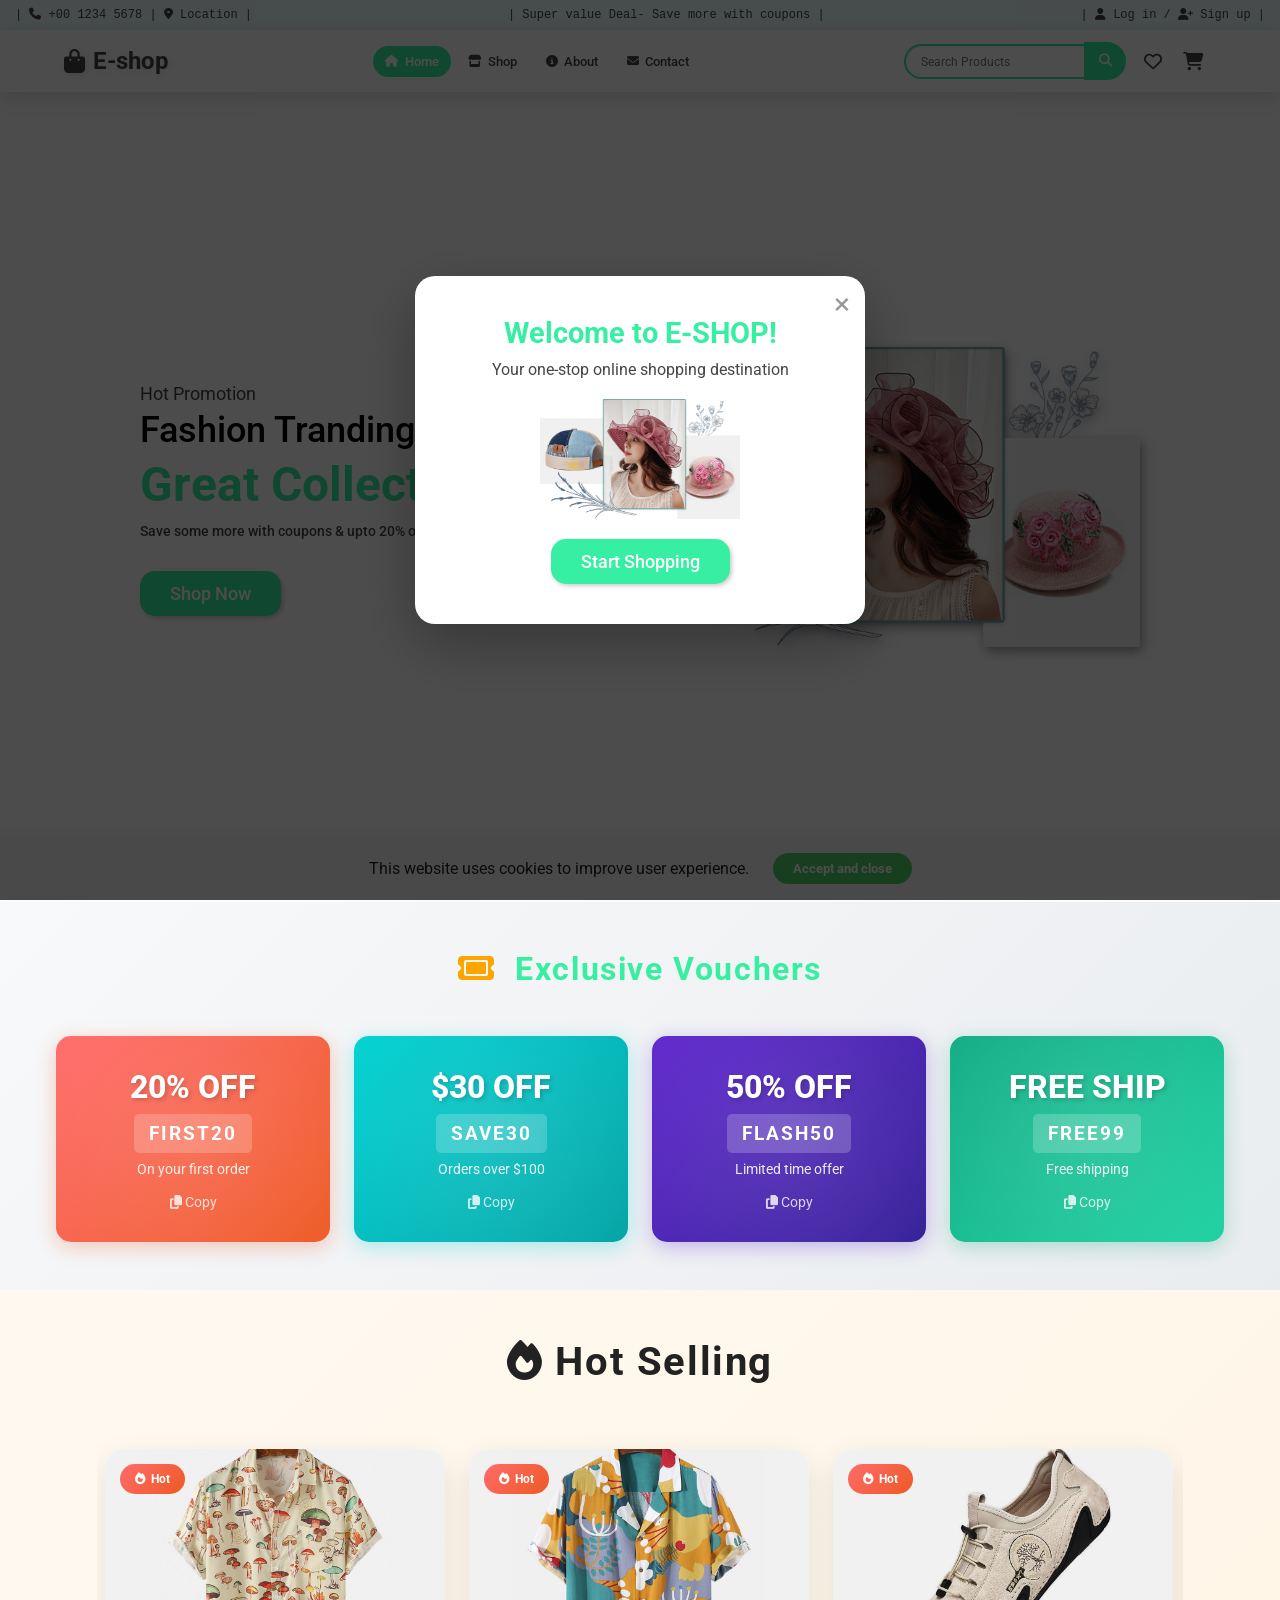
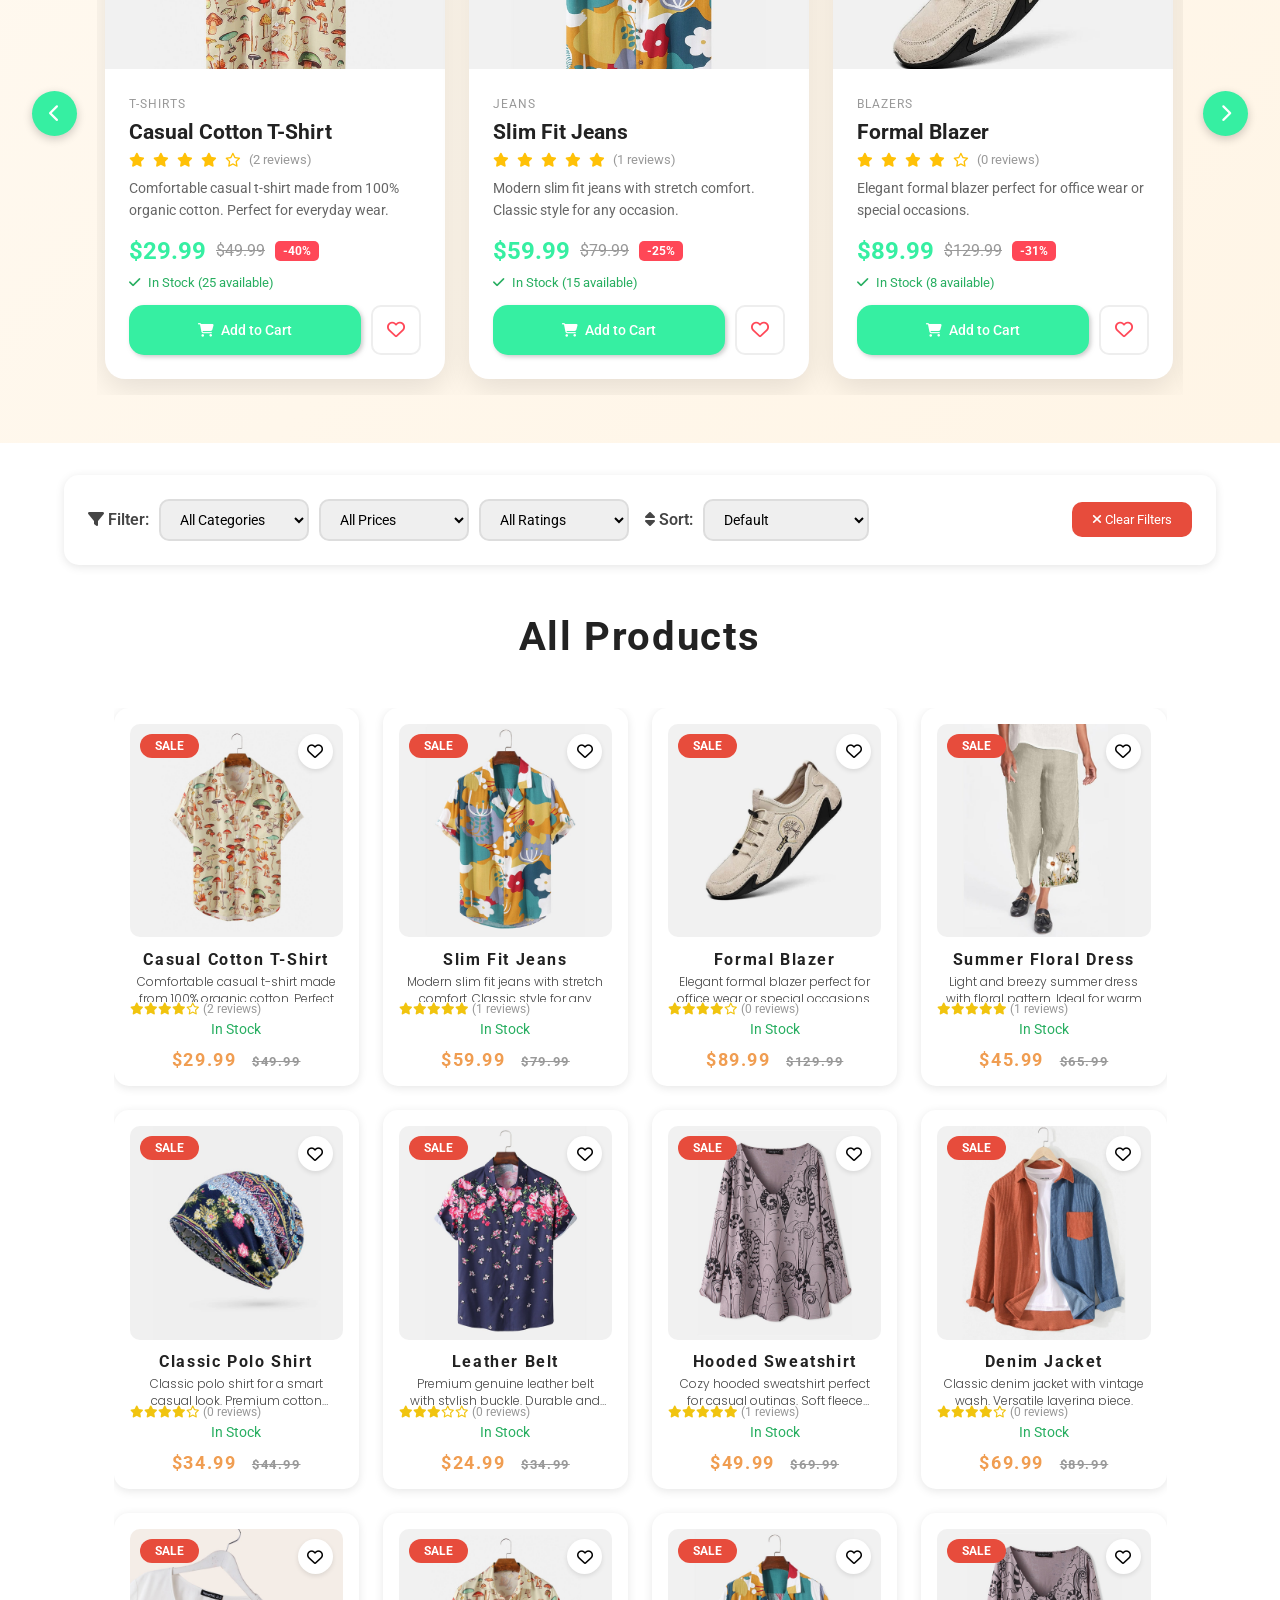
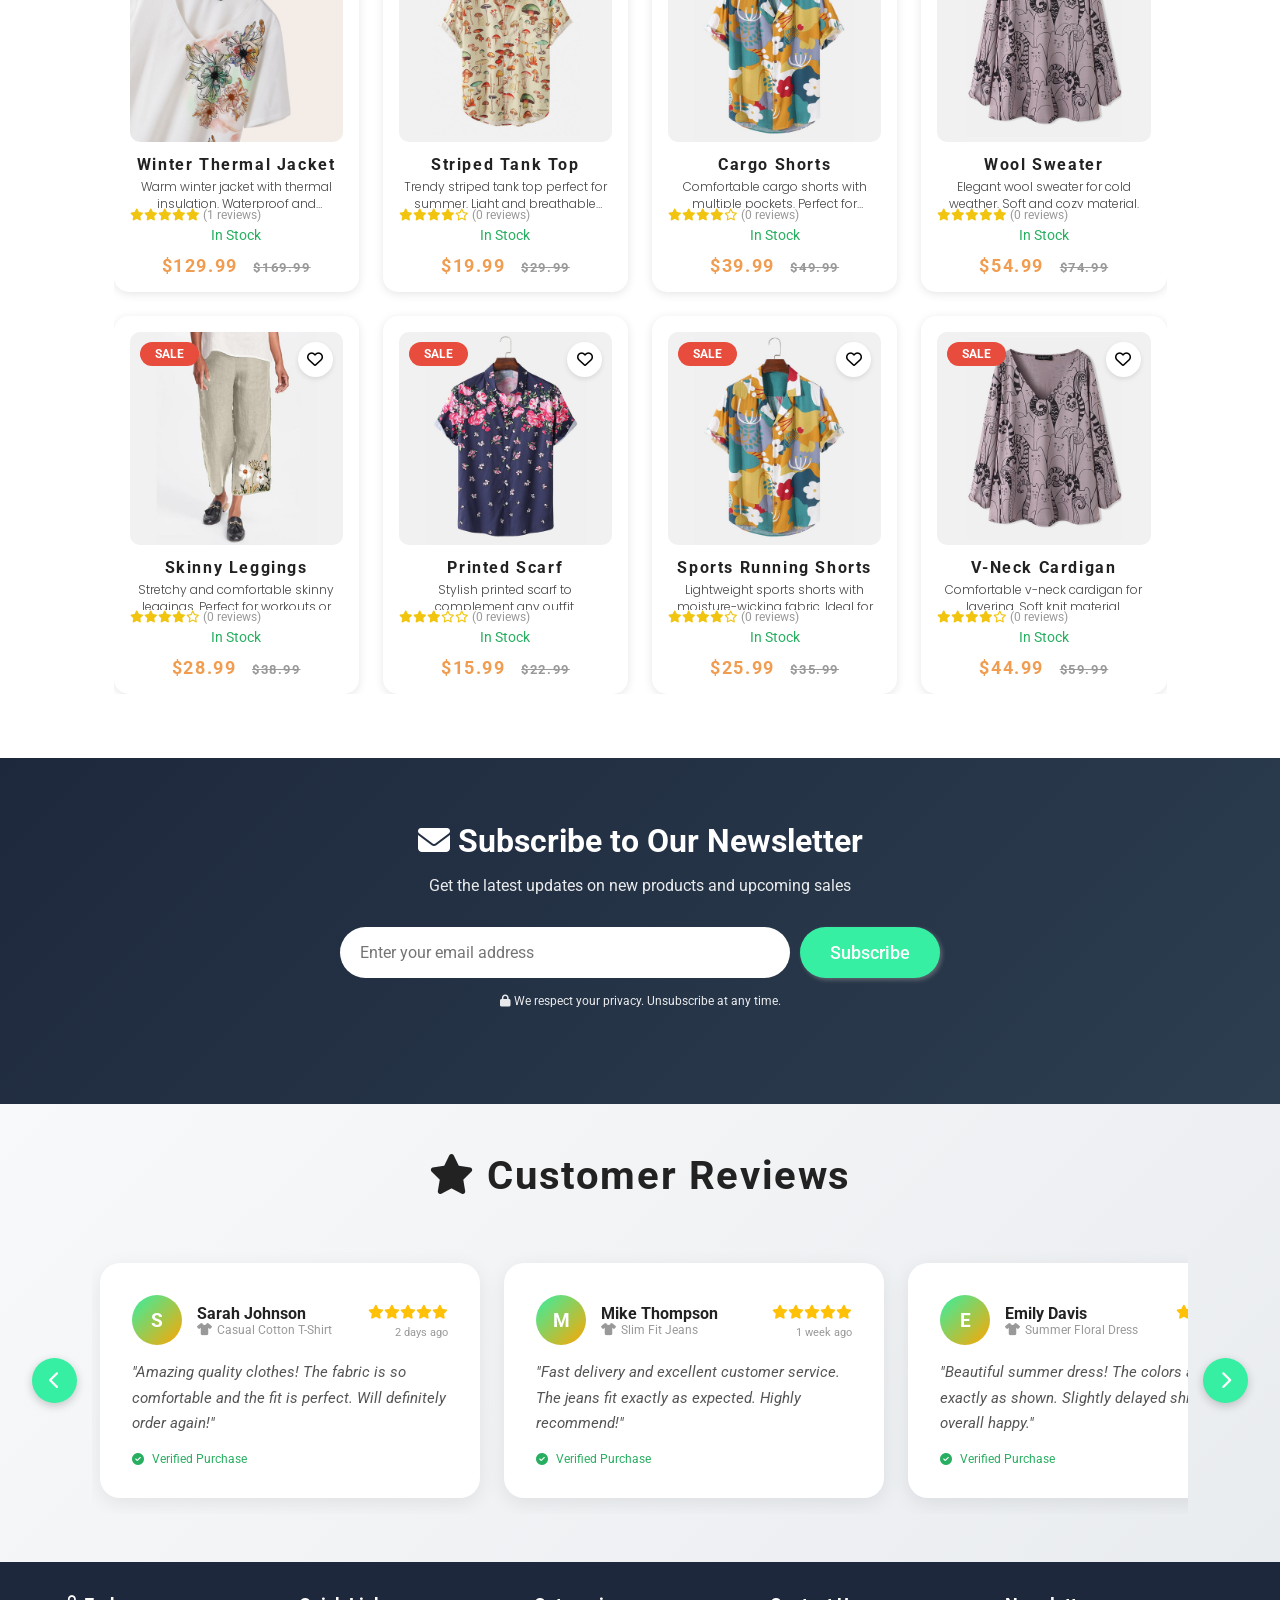
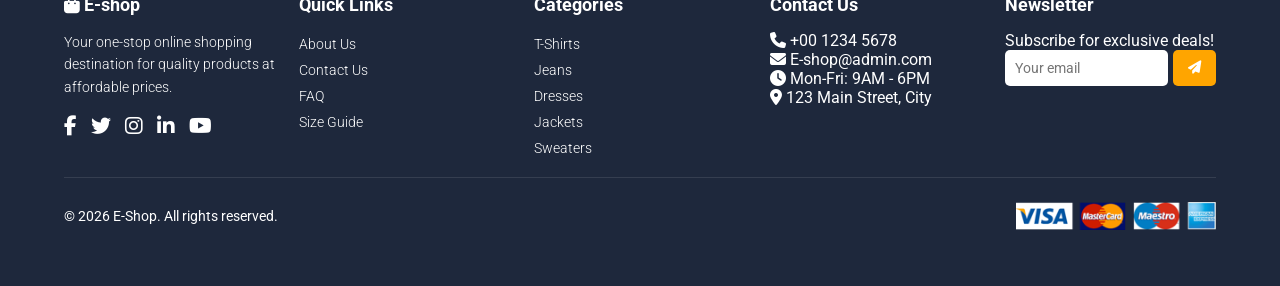
<file: index.html>
<!DOCTYPE html>
<html lang="en">

<head>
    <meta charset="UTF-8" />
    <meta name="viewport" content="width=device-width, initial-scale=1.0" />
    <title>E-SHOP - Your Online Store</title>
    <link rel="stylesheet" href="style.css" />
    <link rel="stylesheet" href="https://cdnjs.cloudflare.com/ajax/libs/font-awesome/6.7.2/css/all.min.css"
        integrity="sha512-Evv84Mr4kqVGRNSgIGL/F/aIDqQb7xQ2vcrdIwxfjThSH8CSR7PBEakCr51Ck+w+/U6swU2Im1vVX0SVk9ABhg=="
        crossorigin="anonymous" referrerpolicy="no-referrer" />
    <link rel="icon" type="image/x-icon" href="https://logomakr.com/wp-content/uploads/2025/04/logo-maker-image.png" />
    <link rel="apple-touch-icon" sizes="180x180"
        href="https://logomakr.com/wp-content/uploads/2025/04/logo-maker-image.png" />
</head>

<body>

    <!-- Loader -->
    <div class="loader" id="loader">
        <div class="loader-content">
            <div class="spinner"></div>
            <h2><i class="fa-solid fa-bag-shopping"></i> E-SHOP</h2>
            <p>Loading...</p>
        </div>
    </div>

    <!-- Popup Overlay -->
    <div class="popup-overlay" id="popup-overlay">
        <div class="popup-content">
            <button class="popup-close" onclick="closePopup()">&times;</button>
            <h2>Welcome to E-SHOP!</h2>
            <p>Your one-stop online shopping destination</p>
            <img src="img/home-img.png" alt="Welcome">
            <button class="btn popup-btn" onclick="closePopup()">Start Shopping</button>
        </div>
    </div>

    <div class="top" id="top"></div>

    <nav id="navbar"></nav>

    <div class="sidebar-overlay" id="sidebar-overlay"></div>
    <aside id="menu"></aside>

    <div class="home-banner">
        <div class="texts">
            <h3>Hot Promotion</h3>
            <h2>Fashion Tranding</h2>
            <h1>Great Collection</h1>
            <p>Save some more with coupons & upto 20% off</p>
            <button id="shop-now-btn" class="btn">Shop Now</button>
        </div>
        <div class="img-div">
            <img src="img/home-img.png" alt="home image" />
        </div>
    </div>

    <!-- Voucher Section -->
    <section class="voucher-section">
        <div class="section-title">
            <h2><i class="fa-solid fa-ticket"></i> Exclusive Vouchers</h2>
        </div>
        <div class="voucher-container">
            <div class="voucher-card" onclick="copyVoucher('FIRST20')">
                <div class="voucher-value">20% OFF</div>
                <div class="voucher-code">FIRST20</div>
                <div class="voucher-desc">On your first order</div>
                <span class="voucher-copy"><i class="fa-solid fa-copy"></i> Copy</span>
            </div>
            <div class="voucher-card" onclick="copyVoucher('SAVE30')">
                <div class="voucher-value">$30 OFF</div>
                <div class="voucher-code">SAVE30</div>
                <div class="voucher-desc">Orders over $100</div>
                <span class="voucher-copy"><i class="fa-solid fa-copy"></i> Copy</span>
            </div>
            <div class="voucher-card" onclick="copyVoucher('FLASH50')">
                <div class="voucher-value">50% OFF</div>
                <div class="voucher-code">FLASH50</div>
                <div class="voucher-desc">Limited time offer</div>
                <span class="voucher-copy"><i class="fa-solid fa-copy"></i> Copy</span>
            </div>
            <div class="voucher-card" onclick="copyVoucher('FREE99')">
                <div class="voucher-value">FREE SHIP</div>
                <div class="voucher-code">FREE99</div>
                <div class="voucher-desc">Free shipping</div>
                <span class="voucher-copy"><i class="fa-solid fa-copy"></i> Copy</span>
            </div>
        </div>
    </section>

    <!-- Hot Selling Product Section -->
    <section class="hot-selling-section">
        <div class="section-title">
            <h2><i class="fa-solid fa-fire"></i> Hot Selling</h2>
        </div>
        <div class="hot-selling-wrapper">
            <button class="scroll-btn scroll-left" onclick="scrollHotSelling(-1)"><i class="fa-solid fa-chevron-left"></i></button>
            <div class="hot-selling-scroll" id="hot-selling-scroll">
                <!-- Hot selling products will be loaded here -->
            </div>
            <button class="scroll-btn scroll-right" onclick="scrollHotSelling(1)"><i class="fa-solid fa-chevron-right"></i></button>
        </div>
    </section>

    <!-- Filter and Sort Section -->
    <section class="filter-section">
        <div class="filter-container">
            <div class="filter-group">
                <label><i class="fa-solid fa-filter"></i> Filter:</label>
                <select id="category-filter" onchange="applyFilters()">
                    <option value="all">All Categories</option>
                    <option value="tshirts">T-Shirts</option>
                    <option value="jeans">Jeans</option>
                    <option value="dresses">Dresses</option>
                    <option value="blazers">Blazers</option>
                    <option value="jackets">Jackets</option>
                    <option value="sweaters">Sweaters</option>
                    <option value="sweatshirts">Sweatshirts</option>
                    <option value="shorts">Shorts</option>
                    <option value="tops">Tops</option>
                    <option value="bottoms">Bottoms</option>
                    <option value="accessories">Accessories</option>
                </select>
                <select id="price-filter" onchange="applyFilters()">
                    <option value="all">All Prices</option>
                    <option value="0-30">Under $30</option>
                    <option value="30-60">$30 - $60</option>
                    <option value="60-100">$60 - $100</option>
                    <option value="100-999">$100+</option>
                </select>
                <select id="rating-filter" onchange="applyFilters()">
                    <option value="0">All Ratings</option>
                    <option value="4">4+ Stars</option>
                    <option value="3">3+ Stars</option>
                </select>
            </div>
            <div class="sort-group">
                <label><i class="fa-solid fa-sort"></i> Sort:</label>
                <select id="sort-select" onchange="applyFilters()">
                    <option value="default">Default</option>
                    <option value="price-low">Price: Low to High</option>
                    <option value="price-high">Price: High to Low</option>
                    <option value="name">Name: A-Z</option>
                    <option value="rating">Highest Rated</option>
                    <option value="newest">Newest</option>
                </select>
            </div>
            <button class="btn-clear" onclick="clearFilters()"><i class="fa-solid fa-times"></i> Clear Filters</button>
        </div>
    </section>

    <!-- Products Section -->
    <section class="products" id="products">
        <div class="section-title">
            <h2>All Products</h2>
        </div>
        <div class="products-center" id="product"></div>
    </section>

    <!-- Recently Viewed Section -->
    <section class="recently-viewed" id="recently-viewed" style="display:none;">
    </section>

    <!-- Newsletter Section -->
    <section class="newsletter-section">
        <div class="newsletter-container">
            <h2><i class="fa-solid fa-envelope"></i> Subscribe to Our Newsletter</h2>
            <p>Get the latest updates on new products and upcoming sales</p>
            <form class="newsletter-form" onsubmit="subscribeNewsletter(event)">
                <input type="email" id="newsletter-email" placeholder="Enter your email address" required>
                <button type="submit" class="btn">Subscribe</button>
            </form>
            <p class="newsletter-note"><i class="fa-solid fa-lock"></i> We respect your privacy. Unsubscribe at any time.</p>
        </div>
    </section>

    <!-- Customer Reviews Section -->
    <section class="reviews-section">
        <div class="section-title">
            <h2><i class="fa-solid fa-star"></i> Customer Reviews</h2>
        </div>
        <div class="reviews-wrapper">
            <button class="review-scroll-btn review-scroll-left" onclick="scrollReviews(-1)"><i class="fa-solid fa-chevron-left"></i></button>
            <div class="reviews-scroll" id="reviews-scroll">
                <!-- Reviews will be loaded here -->
            </div>
            <button class="review-scroll-btn review-scroll-right" onclick="scrollReviews(1)"><i class="fa-solid fa-chevron-right"></i></button>
        </div>
    </section>

    <!-- Cookie Consent Bar -->
    <div class="cookie-bar">
        <span>This website uses cookies to improve user experience.</span>
        <button class="accept-btn">Accept and close</button>
    </div>

    <footer id="footer"></footer>

    <script src="product.js"></script>
    <script src="script.js"></script>
    <script>
        function applyFilters() {
            let filtered = [...productItemsData];
            
            const category = document.getElementById('category-filter').value;
            const price = document.getElementById('price-filter').value;
            const rating = parseInt(document.getElementById('rating-filter').value);
            const sort = document.getElementById('sort-select').value;
            
            if (category !== 'all') {
                filtered = filtered.filter(p => p.category === category);
            }
            
            if (price !== 'all') {
                const [min, max] = price.split('-').map(Number);
                filtered = filtered.filter(p => p.price >= min && p.price <= max);
            }
            
            if (rating > 0) {
                filtered = filtered.filter(p => p.rating >= rating);
            }
            
            generateProduct(filtered, sort);
        }
        
        function clearFilters() {
            document.getElementById('category-filter').value = 'all';
            document.getElementById('price-filter').value = 'all';
            document.getElementById('rating-filter').value = '0';
            document.getElementById('sort-select').value = 'default';
            generateProduct();
        }
        
        function subscribeNewsletter(e) {
            e.preventDefault();
            const email = document.getElementById('newsletter-email').value;
            let subscribers = JSON.parse(localStorage.getItem('subscribers')) || [];
            if (!subscribers.includes(email)) {
                subscribers.push(email);
                localStorage.setItem('subscribers', JSON.stringify(subscribers));
                showNotification('Thank you for subscribing!');
                document.getElementById('newsletter-email').value = '';
            } else {
                showNotification('You are already subscribed!');
            }
        }
        
        function copyVoucher(code) {
            navigator.clipboard.writeText(code).then(() => {
                showNotification('Voucher code ' + code + ' copied!');
            }).catch(() => {
                showNotification('Failed to copy!');
            });
        }
        
        function renderHotSelling() {
            const hotProducts = productItemsData.slice(0, 6);
            const container = document.getElementById('hot-selling-scroll');
            if (container) {
                container.innerHTML = hotProducts.map(product => createHotSellingCard(product)).join('');
            }
        }
        
        function createHotSellingCard(product) {
            const discount = product.oldPrice ? Math.round((1 - product.price / product.oldPrice) * 100) : 0;
            return `
                <div class="hot-selling-card">
                    <div class="hot-badge"><i class="fa-solid fa-fire"></i> Hot</div>
                    <div class="hot-product-image">
                        <img src="${product.image}" alt="${product.name}">
                    </div>
                    <div class="hot-product-details">
                        <span class="hot-category">${product.categoryDisplay || product.category}</span>
                        <h3>${product.name}</h3>
                        <div class="hot-rating">
                            ${getStars(product.rating)}
                            <span>(${product.reviews.length} reviews)</span>
                        </div>
                        <p class="hot-description">${product.description}</p>
                        <div class="hot-price">
                            <span class="current">$${product.price.toFixed(2)}</span>
                            ${product.oldPrice ? '<span class="old">$' + product.oldPrice.toFixed(2) + '</span>' : ''}
                            ${discount > 0 ? '<span class="discount">-' + discount + '%</span>' : ''}
                        </div>
                        <div class="hot-stock">
                            <i class="fa-solid fa-check"></i> In Stock (${product.stock} available)
                        </div>
                        <div class="hot-actions">
                            <button class="btn" onclick="addToCart(${product.id})"><i class="fas fa-shopping-cart"></i> Add to Cart</button>
                            <button class="btn-wishlist" onclick="toggleFavorite(${product.id})">
                                <i class="${isInFavorites(product.id) ? 'fas' : 'far'} fa-heart"></i>
                            </button>
                        </div>
                    </div>
                </div>
            `;
        }
        
        function scrollHotSelling(direction) {
            const container = document.getElementById('hot-selling-scroll');
            if (container) {
                const scrollAmount = 360;
                container.scrollBy({
                    left: direction * scrollAmount,
                    behavior: 'smooth'
                });
            }
        }
        
        function scrollReviews(direction) {
            const container = document.getElementById('reviews-scroll');
            if (container) {
                const scrollAmount = 400;
                container.scrollBy({
                    left: direction * scrollAmount,
                    behavior: 'smooth'
                });
            }
        }
        
        function renderCustomerReviews() {
            const reviews = [
                { name: "Sarah Johnson", avatar: "S", rating: 5, text: "Amazing quality clothes! The fabric is so comfortable and the fit is perfect. Will definitely order again!", date: "2 days ago", product: "Casual Cotton T-Shirt" },
                { name: "Mike Thompson", avatar: "M", rating: 5, text: "Fast delivery and excellent customer service. The jeans fit exactly as expected. Highly recommend!", date: "1 week ago", product: "Slim Fit Jeans" },
                { name: "Emily Davis", avatar: "E", rating: 4, text: "Beautiful summer dress! The colors are exactly as shown. Slightly delayed shipping but overall happy.", date: "2 weeks ago", product: "Summer Floral Dress" },
                { name: "James Wilson", avatar: "J", rating: 5, text: "Best online clothing store I've found. Great prices for premium quality. The blazer is stunning!", date: "3 weeks ago", product: "Formal Blazer" },
                { name: "Lisa Anderson", avatar: "L", rating: 5, text: "Love my new hoodie! Super cozy and warm. Perfect for autumn weather. Great purchase!", date: "1 month ago", product: "Hooded Sweatshirt" },
                { name: "David Martinez", avatar: "D", rating: 4, text: "Good quality denim jacket. Delivery was quick and the packaging was secure. Satisfied customer!", date: "1 month ago", product: "Denim Jacket" }
            ];
            
            const container = document.getElementById('reviews-scroll');
            if (container) {
                container.innerHTML = reviews.map(review => `
                    <div class="review-card">
                        <div class="review-header">
                            <div class="review-avatar">${review.avatar}</div>
                            <div class="review-info">
                                <h4>${review.name}</h4>
                                <span class="review-product"><i class="fa-solid fa-shirt"></i> ${review.product}</span>
                            </div>
                            <div class="review-meta">
                                <div class="review-stars">${getStars(review.rating)}</div>
                                <span class="review-date">${review.date}</span>
                            </div>
                        </div>
                        <p class="review-text">"${review.text}"</p>
                        <div class="review-verified"><i class="fa-solid fa-check-circle"></i> Verified Purchase</div>
                    </div>
                `).join('');
            }
        }
        
        document.addEventListener('DOMContentLoaded', function() {
            renderHotSelling();
            renderCustomerReviews();
        });
    </script>
</body>

</html>
</file>
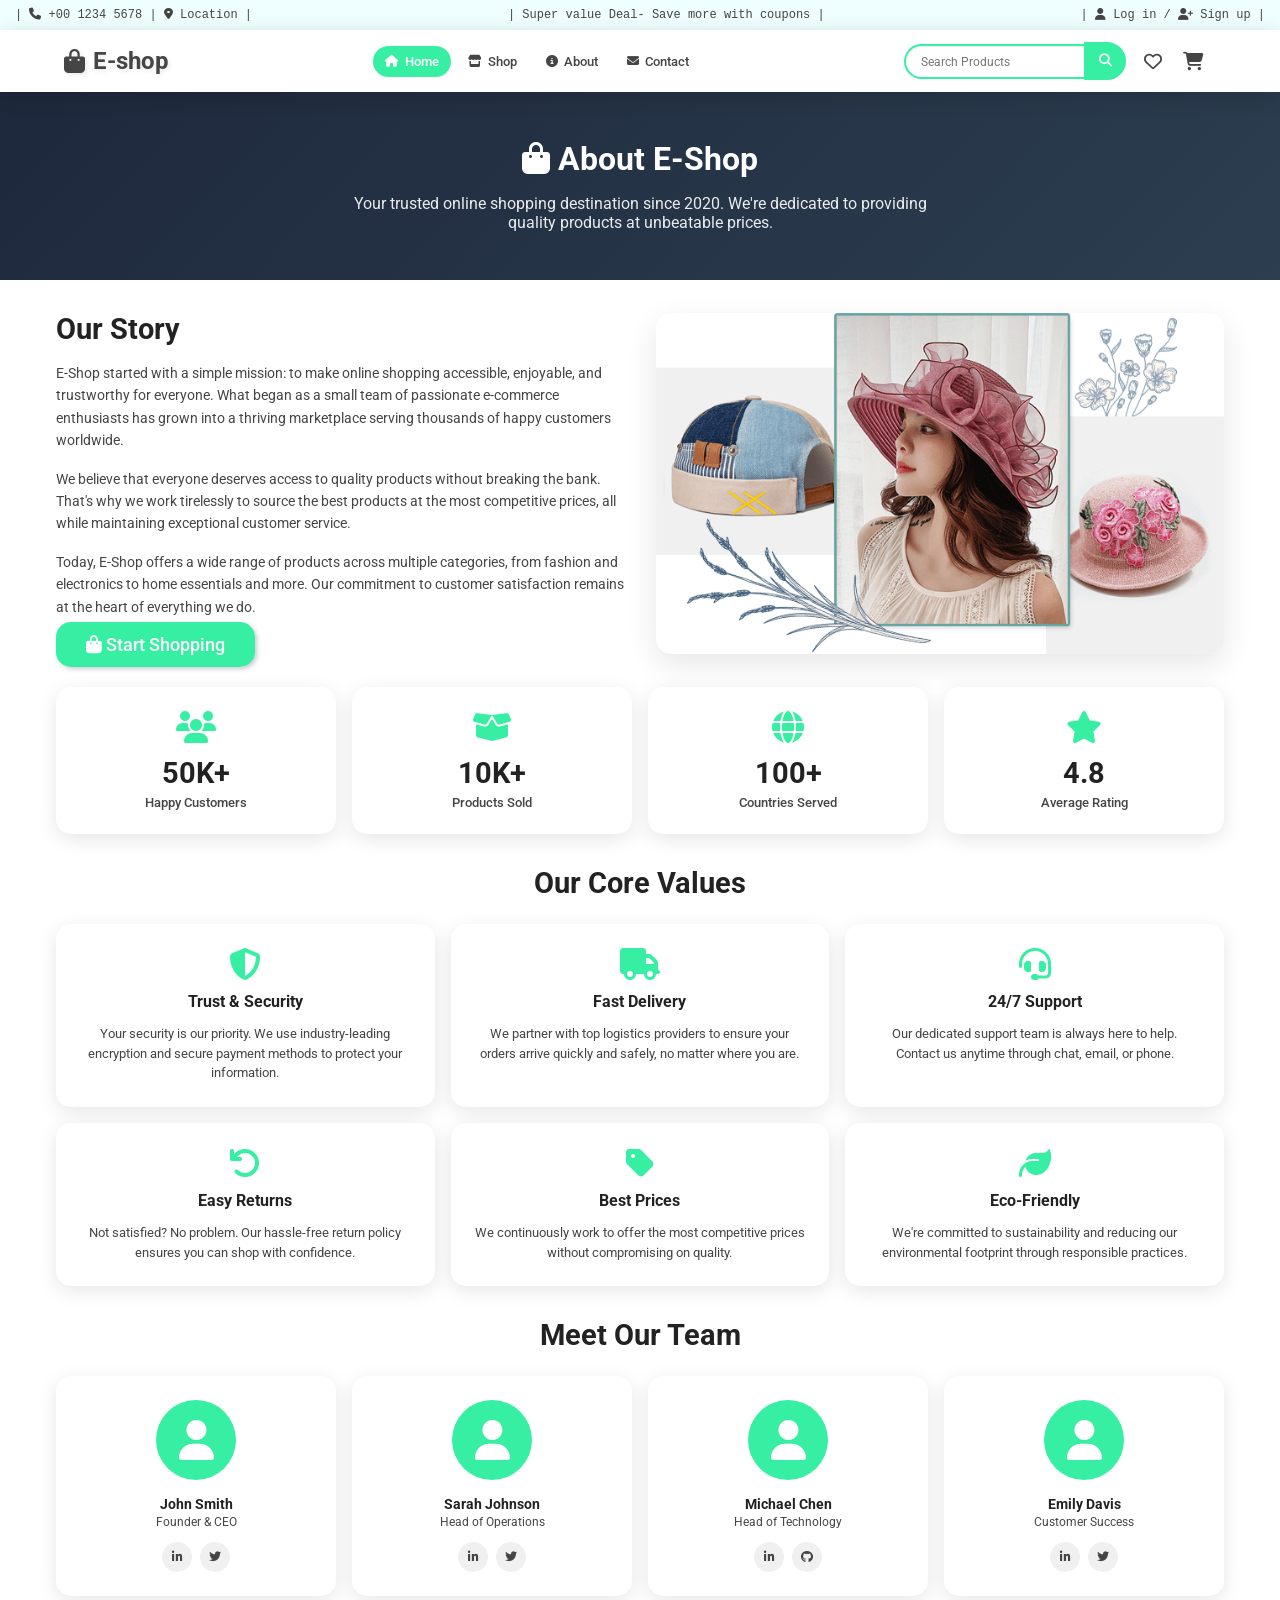
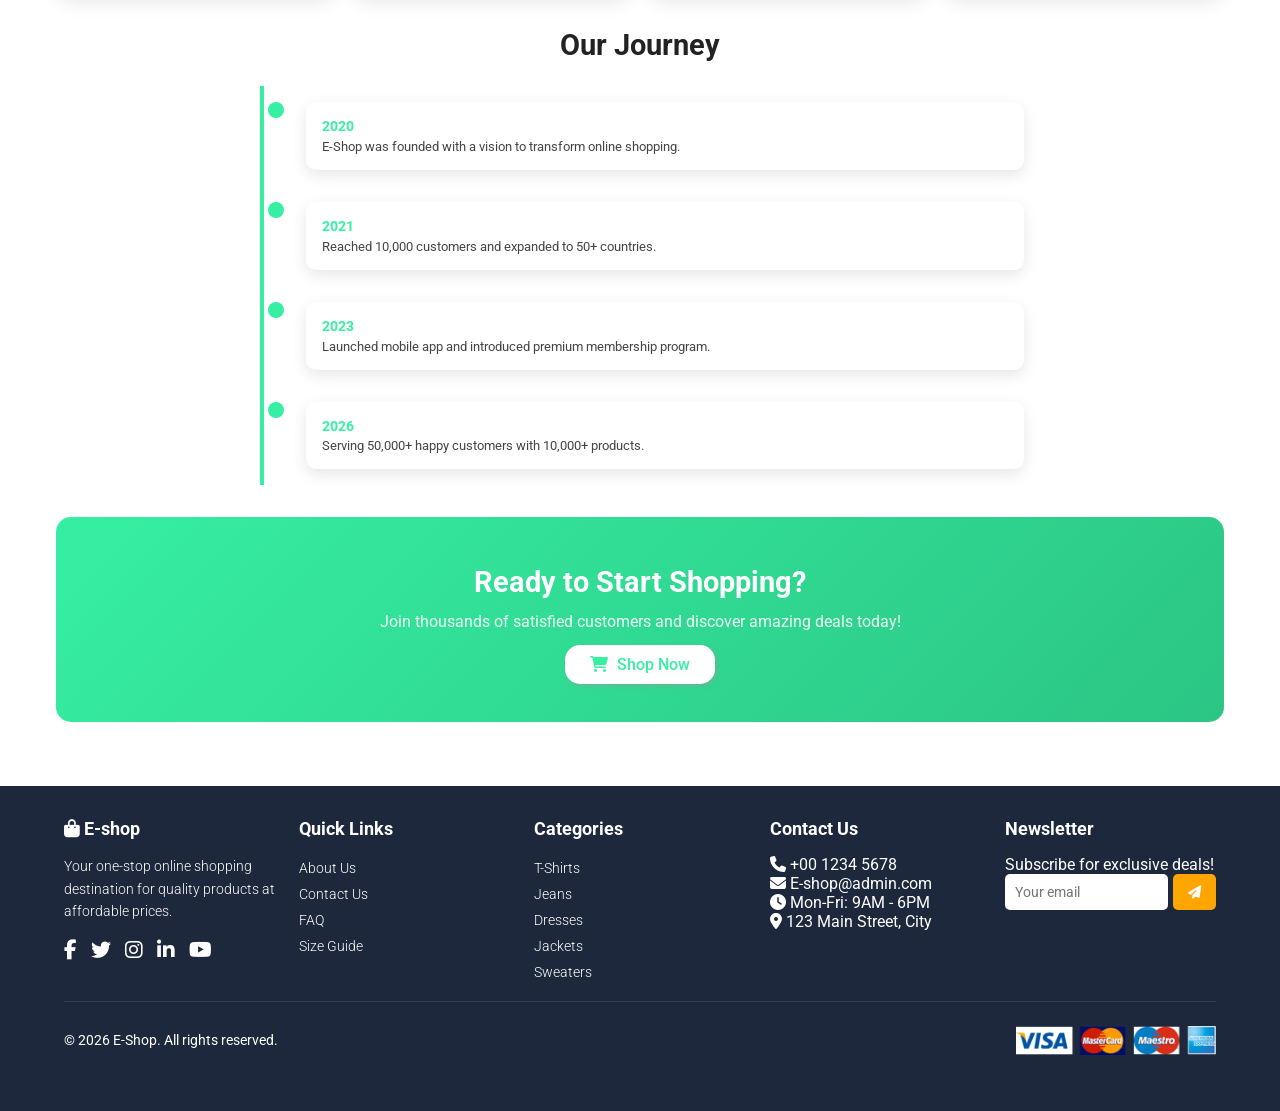
<file: about.html>
<!DOCTYPE html>
<html lang="en">

<head>
    <meta charset="UTF-8" />
    <meta name="viewport" content="width=device-width, initial-scale=1.0" />
    <title>E-SHOP - About Us</title>
    <link rel="stylesheet" href="style.css" />
    <link rel="stylesheet" href="https://cdnjs.cloudflare.com/ajax/libs/font-awesome/6.7.2/css/all.min.css"
        integrity="sha512-Evv84Mr4kqVGRNSgIGL/F/aIDqQb7xQ2vcrdIwxfjThSH8CSR7PBEakCr51Ck+w+/U6swU2Im1vVX0SVk9ABhg=="
        crossorigin="anonymous" referrerpolicy="no-referrer" />
    <link rel="icon" type="image/x-icon" href="https://logomakr.com/wp-content/uploads/2025/04/logo-maker-image.png" />
    <style>
        .about-hero {
            background: linear-gradient(135deg, var(--future-bg-color), #2c3e50);
            color: white;
            text-align: center;
            padding: 3rem 1rem;
            margin-bottom: 2rem;
        }
        
        .about-hero h1 {
            font-size: 2rem;
            margin-bottom: 1rem;
        }
        
        .about-hero p {
            font-size: 1rem;
            opacity: 0.9;
            max-width: 600px;
            margin: 0 auto;
            word-wrap: break-word;
        }
        
        .about-content {
            max-width: 1200px;
            margin: 0 auto;
            padding: 0 1rem 2rem;
        }
        
        .story-section {
            display: grid;
            grid-template-columns: 1fr 1fr;
            gap: 2rem;
            align-items: center;
            margin-bottom: 2rem;
        }
        
        .story-section img {
            width: 100%;
            border-radius: 15px;
            box-shadow: 0 10px 30px rgba(0,0,0,0.1);
        }
        
        .story-section h2 {
            font-size: 1.8rem;
            margin-bottom: 1rem;
            color: var(--mainBlack);
        }
        
        .story-section p {
            color: var(--text-color);
            line-height: 1.6;
            margin-bottom: 1rem;
            font-size: 14px;
        }
        
        .stats-section {
            display: grid;
            grid-template-columns: repeat(4, 1fr);
            gap: 1rem;
            margin-bottom: 2rem;
        }
        
        .stat-card {
            background: var(--white-color);
            padding: 1.5rem 1rem;
            text-align: center;
            border-radius: 15px;
            box-shadow: 0 5px 20px rgba(0,0,0,0.1);
            transition: var(--mainTransition);
        }
        
        .stat-card:hover {
            transform: translateY(-5px);
        }
        
        .stat-card i {
            font-size: 2rem;
            color: var(--main-color);
            margin-bottom: 0.8rem;
        }
        
        .stat-card h3 {
            font-size: 1.8rem;
            color: var(--mainBlack);
            margin-bottom: 0.3rem;
        }
        
        .stat-card p {
            color: var(--text-color);
            font-weight: 500;
            font-size: 13px;
        }
        
        .values-section {
            margin-bottom: 2rem;
        }
        
        .values-section h2 {
            text-align: center;
            font-size: 1.8rem;
            margin-bottom: 1.5rem;
            color: var(--mainBlack);
        }
        
        .values-grid {
            display: grid;
            grid-template-columns: repeat(3, 1fr);
            gap: 1rem;
        }
        
        .value-card {
            background: var(--white-color);
            padding: 1.5rem;
            border-radius: 15px;
            text-align: center;
            box-shadow: 0 5px 20px rgba(0,0,0,0.1);
        }
        
        .value-card i {
            font-size: 2rem;
            color: var(--main-color);
            margin-bottom: 0.8rem;
        }
        
        .value-card h3 {
            margin-bottom: 0.8rem;
            font-size: 1rem;
            color: var(--mainBlack);
        }
        
        .value-card p {
            color: var(--text-color);
            line-height: 1.5;
            font-size: 13px;
        }
        
        .team-section {
            margin-bottom: 2rem;
        }
        
        .team-section h2 {
            text-align: center;
            font-size: 1.8rem;
            margin-bottom: 1.5rem;
            color: var(--mainBlack);
        }
        
        .team-grid {
            display: grid;
            grid-template-columns: repeat(4, 1fr);
            gap: 1rem;
        }
        
        .team-card {
            background: var(--white-color);
            padding: 1.5rem 1rem;
            border-radius: 15px;
            text-align: center;
            box-shadow: 0 5px 20px rgba(0,0,0,0.1);
        }
        
        .team-card .avatar-placeholder {
            width: 80px;
            height: 80px;
            border-radius: 50%;
            background: var(--main-color);
            display: flex;
            align-items: center;
            justify-content: center;
            margin: 0 auto 1rem;
        }
        
        .team-card .avatar-placeholder i {
            font-size: 2.5rem;
            color: white;
        }
        
        .team-card h4 {
            color: var(--mainBlack);
            margin-bottom: 0.2rem;
            font-size: 14px;
        }
        
        .team-card p {
            color: var(--text-color);
            font-size: 12px;
            margin-bottom: 0.8rem;
        }
        
        .team-card .social-links {
            display: flex;
            justify-content: center;
            gap: 0.5rem;
        }
        
        .team-card .social-links a {
            width: 30px;
            height: 30px;
            border-radius: 50%;
            background: #f0f0f0;
            display: flex;
            align-items: center;
            justify-content: center;
            color: var(--text-color);
            font-size: 12px;
            transition: var(--mainTransition);
        }
        
        .team-card .social-links a:hover {
            background: var(--main-color);
            color: white;
        }
        
        .cta-section {
            background: linear-gradient(135deg, var(--main-color), #2bc584);
            color: white;
            text-align: center;
            padding: 3rem 1rem;
            border-radius: 15px;
            margin-bottom: 2rem;
        }
        
        .cta-section h2 {
            font-size: 1.8rem;
            margin-bottom: 0.8rem;
        }
        
        .cta-section p {
            font-size: 1rem;
            margin-bottom: 1.5rem;
            opacity: 0.9;
        }
        
        .cta-section .btn {
            background: white;
            color: var(--main-color);
            padding: 10px 25px;
            font-size: 16px;
        }
        
        .cta-section .btn:hover {
            background: var(--future-bg-color);
            color: white;
        }
        
        .timeline-section {
            margin-bottom: 2rem;
        }
        
        .timeline-section h2 {
            text-align: center;
            font-size: 1.8rem;
            margin-bottom: 1.5rem;
            color: var(--mainBlack);
        }
        
        .timeline {
            position: relative;
            max-width: 800px;
            margin: 0 auto;
            padding: 0 1rem;
        }
        
        .timeline::before {
            content: '';
            position: absolute;
            left: 20px;
            width: 4px;
            height: 100%;
            background: var(--main-color);
        }
        
        .timeline-item {
            padding: 1rem;
            position: relative;
            width: 100%;
            padding-left: 50px;
            box-sizing: border-box;
        }
        
        .timeline-item:nth-child(odd),
        .timeline-item:nth-child(even) {
            left: 0;
            text-align: left;
            padding-right: 0;
            padding-left: 50px;
        }
        
        .timeline-item::after {
            content: '';
            position: absolute;
            width: 16px;
            height: 16px;
            background: var(--main-color);
            border-radius: 50%;
            top: 1rem;
            left: 12px;
        }
        
        .timeline-item:nth-child(odd)::after,
        .timeline-item:nth-child(even)::after {
            right: auto;
            left: 12px;
        }
        
        .timeline-content {
            background: var(--white-color);
            padding: 1rem;
            border-radius: 10px;
            box-shadow: 0 5px 15px rgba(0,0,0,0.1);
        }
        
        .timeline-content h4 {
            color: var(--main-color);
            margin-bottom: 0.3rem;
            font-size: 14px;
        }
        
        .timeline-content p {
            color: var(--text-color);
            font-size: 13px;
        }
        
        @media (max-width: 992px) {
            .story-section {
                grid-template-columns: 1fr;
            }
            
            .stats-section {
                grid-template-columns: repeat(2, 1fr);
            }
            
            .values-grid {
                grid-template-columns: 1fr 1fr;
            }
            
            .team-grid {
                grid-template-columns: repeat(2, 1fr);
            }
        }
        
        @media (max-width: 768px) {
            .about-hero h1 {
                font-size: 1.8rem;
            }
            
            .about-hero {
                padding: 2rem 1rem;
            }
            
            .story-section h2 {
                font-size: 1.5rem;
            }
            
            .values-section h2,
            .team-section h2,
            .timeline-section h2 {
                font-size: 1.5rem;
            }
            
            .stats-section {
                grid-template-columns: repeat(2, 1fr);
            }
            
            .stat-card {
                padding: 1rem 0.5rem;
            }
            
            .stat-card h3 {
                font-size: 1.5rem;
            }
            
            .team-grid {
                grid-template-columns: repeat(2, 1fr);
            }
            
            .values-grid {
                grid-template-columns: 1fr;
            }
            
            .cta-section h2 {
                font-size: 1.5rem;
            }
        }
        
        @media (max-width: 480px) {
            .about-hero h1 {
                font-size: 1.5rem;
            }
            
            .about-hero p {
                font-size: 14px;
            }
            
            .story-section {
                gap: 1.5rem;
            }
            
            .story-section h2 {
                font-size: 1.3rem;
            }
            
            .story-section p {
                font-size: 13px;
            }
            
            .stats-section {
                grid-template-columns: 1fr 1fr;
                gap: 0.8rem;
            }
            
            .stat-card i {
                font-size: 1.5rem;
            }
            
            .stat-card h3 {
                font-size: 1.3rem;
            }
            
            .team-grid {
                grid-template-columns: 1fr 1fr;
                gap: 0.8rem;
            }
            
            .team-card {
                padding: 1rem 0.5rem;
            }
            
            .team-card .avatar-placeholder {
                width: 60px;
                height: 60px;
            }
            
            .team-card .avatar-placeholder i {
                font-size: 2rem;
            }
            
            .value-card {
                padding: 1rem;
            }
            
            .cta-section {
                padding: 2rem 1rem;
            }
            
            .cta-section h2 {
                font-size: 1.3rem;
            }
            
            .cta-section p {
                font-size: 14px;
            }
        }
    </style>
</head>

<body>

    <div class="top" id="top"></div>
    <nav id="navbar"></nav>
    <div class="sidebar-overlay" id="sidebar-overlay"></div>
    <aside id="menu"></aside>

    <div class="about-hero">
        <h1><i class="fa-solid fa-bag-shopping"></i> About E-Shop</h1>
        <p>Your trusted online shopping destination since 2020. We're dedicated to providing quality products at unbeatable prices.</p>
    </div>

    <div class="about-content">
        <div class="story-section">
            <div class="story-text">
                <h2>Our Story</h2>
                <p>E-Shop started with a simple mission: to make online shopping accessible, enjoyable, and trustworthy for everyone. What began as a small team of passionate e-commerce enthusiasts has grown into a thriving marketplace serving thousands of happy customers worldwide.</p>
                <p>We believe that everyone deserves access to quality products without breaking the bank. That's why we work tirelessly to source the best products at the most competitive prices, all while maintaining exceptional customer service.</p>
                <p>Today, E-Shop offers a wide range of products across multiple categories, from fashion and electronics to home essentials and more. Our commitment to customer satisfaction remains at the heart of everything we do.</p>
                <a href="index.html" class="btn"><i class="fa-solid fa-shopping-bag"></i> Start Shopping</a>
            </div>
            <img src="img/home-img.png" alt="E-Shop Team">
        </div>

        <div class="stats-section">
            <div class="stat-card">
                <i class="fa-solid fa-users"></i>
                <h3>50K+</h3>
                <p>Happy Customers</p>
            </div>
            <div class="stat-card">
                <i class="fa-solid fa-box-open"></i>
                <h3>10K+</h3>
                <p>Products Sold</p>
            </div>
            <div class="stat-card">
                <i class="fa-solid fa-globe"></i>
                <h3>100+</h3>
                <p>Countries Served</p>
            </div>
            <div class="stat-card">
                <i class="fa-solid fa-star"></i>
                <h3>4.8</h3>
                <p>Average Rating</p>
            </div>
        </div>

        <div class="values-section">
            <h2>Our Core Values</h2>
            <div class="values-grid">
                <div class="value-card">
                    <i class="fa-solid fa-shield-alt"></i>
                    <h3>Trust & Security</h3>
                    <p>Your security is our priority. We use industry-leading encryption and secure payment methods to protect your information.</p>
                </div>
                <div class="value-card">
                    <i class="fa-solid fa-truck"></i>
                    <h3>Fast Delivery</h3>
                    <p>We partner with top logistics providers to ensure your orders arrive quickly and safely, no matter where you are.</p>
                </div>
                <div class="value-card">
                    <i class="fa-solid fa-headset"></i>
                    <h3>24/7 Support</h3>
                    <p>Our dedicated support team is always here to help. Contact us anytime through chat, email, or phone.</p>
                </div>
                <div class="value-card">
                    <i class="fa-solid fa-undo"></i>
                    <h3>Easy Returns</h3>
                    <p>Not satisfied? No problem. Our hassle-free return policy ensures you can shop with confidence.</p>
                </div>
                <div class="value-card">
                    <i class="fa-solid fa-tag"></i>
                    <h3>Best Prices</h3>
                    <p>We continuously work to offer the most competitive prices without compromising on quality.</p>
                </div>
                <div class="value-card">
                    <i class="fa-solid fa-leaf"></i>
                    <h3>Eco-Friendly</h3>
                    <p>We're committed to sustainability and reducing our environmental footprint through responsible practices.</p>
                </div>
            </div>
        </div>

        <div class="team-section">
            <h2>Meet Our Team</h2>
            <div class="team-grid">
                <div class="team-card">
                    <div class="avatar-placeholder">
                        <i class="fa-solid fa-user"></i>
                    </div>
                    <h4>John Smith</h4>
                    <p>Founder & CEO</p>
                    <div class="social-links">
                        <a href="#"><i class="fa-brands fa-linkedin-in"></i></a>
                        <a href="#"><i class="fa-brands fa-twitter"></i></a>
                    </div>
                </div>
                <div class="team-card">
                    <div class="avatar-placeholder">
                        <i class="fa-solid fa-user"></i>
                    </div>
                    <h4>Sarah Johnson</h4>
                    <p>Head of Operations</p>
                    <div class="social-links">
                        <a href="#"><i class="fa-brands fa-linkedin-in"></i></a>
                        <a href="#"><i class="fa-brands fa-twitter"></i></a>
                    </div>
                </div>
                <div class="team-card">
                    <div class="avatar-placeholder">
                        <i class="fa-solid fa-user"></i>
                    </div>
                    <h4>Michael Chen</h4>
                    <p>Head of Technology</p>
                    <div class="social-links">
                        <a href="#"><i class="fa-brands fa-linkedin-in"></i></a>
                        <a href="#"><i class="fa-brands fa-github"></i></a>
                    </div>
                </div>
                <div class="team-card">
                    <div class="avatar-placeholder">
                        <i class="fa-solid fa-user"></i>
                    </div>
                    <h4>Emily Davis</h4>
                    <p>Customer Success</p>
                    <div class="social-links">
                        <a href="#"><i class="fa-brands fa-linkedin-in"></i></a>
                        <a href="#"><i class="fa-brands fa-twitter"></i></a>
                    </div>
                </div>
            </div>
        </div>

        <div class="timeline-section">
            <h2>Our Journey</h2>
            <div class="timeline">
                <div class="timeline-item">
                    <div class="timeline-content">
                        <h4>2020</h4>
                        <p>E-Shop was founded with a vision to transform online shopping.</p>
                    </div>
                </div>
                <div class="timeline-item">
                    <div class="timeline-content">
                        <h4>2021</h4>
                        <p>Reached 10,000 customers and expanded to 50+ countries.</p>
                    </div>
                </div>
                <div class="timeline-item">
                    <div class="timeline-content">
                        <h4>2023</h4>
                        <p>Launched mobile app and introduced premium membership program.</p>
                    </div>
                </div>
                <div class="timeline-item">
                    <div class="timeline-content">
                        <h4>2026</h4>
                        <p>Serving 50,000+ happy customers with 10,000+ products.</p>
                    </div>
                </div>
            </div>
        </div>

        <div class="cta-section">
            <h2>Ready to Start Shopping?</h2>
            <p>Join thousands of satisfied customers and discover amazing deals today!</p>
            <a href="index.html" class="btn"><i class="fa-solid fa-shopping-cart"></i> Shop Now</a>
        </div>
    </div>

    <footer id="footer"></footer>

    <script src="product.js"></script>
    <script src="script.js"></script>
</body>

</html>
</file>
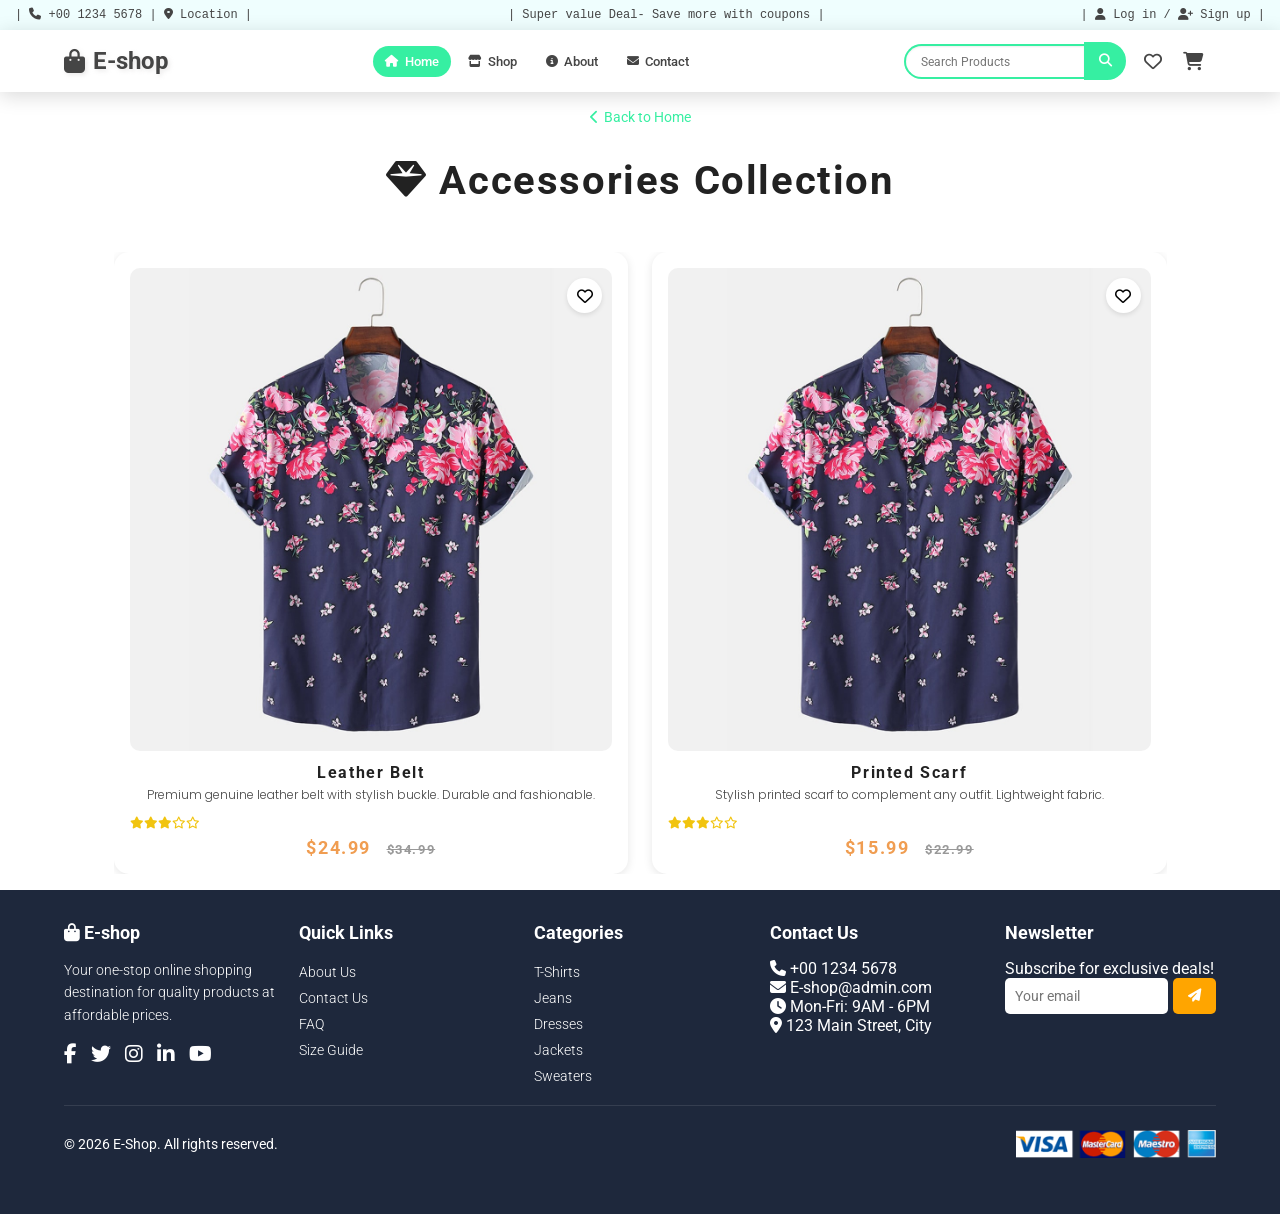
<file: accessories.html>
<!DOCTYPE html>
<html lang="en">

<head>
    <meta charset="UTF-8" />
    <meta name="viewport" content="width=device-width, initial-scale=1.0" />
    <title>E-SHOP - Accessories</title>
    <link rel="stylesheet" href="style.css" />
    <link rel="stylesheet" href="https://cdnjs.cloudflare.com/ajax/libs/font-awesome/6.7.2/css/all.min.css"
        integrity="sha512-Evv84Mr4kqVGRNSgIGL/F/aIDqQb7xQ2vcrdIwxfjThSH8CSR7PBEakCr51Ck+w+/U6swU2Im1vVX0SVk9ABhg=="
        crossorigin="anonymous" referrerpolicy="no-referrer" />
    <link rel="icon" type="image/x-icon" href="https://logomakr.com/wp-content/uploads/2025/04/logo-maker-image.png" />
</head>

<body>

    <div class="top" id="top"></div>
    <nav id="navbar"></nav>
    <div class="sidebar-overlay" id="sidebar-overlay"></div>
    <aside id="menu"></aside>

    <div class="back-home">
        <a href="index.html"> <i class="fa-solid fa-chevron-left"></i> Back to Home</a>
    </div>

    <section class="products">
        <div class="section-title">
            <h2><i class="fa-solid fa-gem"></i> Accessories Collection</h2>
        </div>
        <div class="products-center" id="product"></div>
    </section>

    <footer id="footer"></footer>

    <script src="product.js"></script>
    <script src="script.js"></script>
    <script>
        document.addEventListener("DOMContentLoaded", function() {
            const productContainer = document.getElementById("product");
            const filteredProducts = productItemsData.filter(p => p.category === "accessories");
            
            if (filteredProducts.length === 0) {
                productContainer.innerHTML = '<p style="text-align:center; grid-column: 1/-1; padding: 2rem;">No accessories available yet!</p>';
                return;
            }
            
            productContainer.innerHTML = filteredProducts.map((x) => {
                let { id, name, price, oldPrice, image, description, rating } = x;
                let stars = '';
                for (let i = 1; i <= 5; i++) {
                    stars += i <= rating ? '<i class="fas fa-star"></i>' : '<i class="far fa-star"></i>';
                }
                return `<article class="product" data-id="${id}">
                  <div class="img-container">
                    <img src="${image}" alt="${name}" class="product-img" onclick="viewProduct(${id})" />
                    <button class="fav-btn" data-id="${id}" onclick="toggleFavorite(${id})">
                      <i class="fa-regular fa-heart"></i>
                    </button>
                    <button class="bag-btn" onclick="addToCart(${id})">
                      <i class="fas fa-shopping-cart"></i>
                      Add to Bag
                    </button>
                  </div>
                  <h3 onclick="viewProduct(${id})">${name}</h3>
                  <p>${description}</p>
                  <p class="rating">${stars}</p>
                  <h4>$${price.toFixed(2)} ${oldPrice ? `<span class="old-price">$${oldPrice.toFixed(2)}</span>` : ''}</h4>
                </article>`;
            }).join("");
        });
    </script>
</body>

</html>
</file>
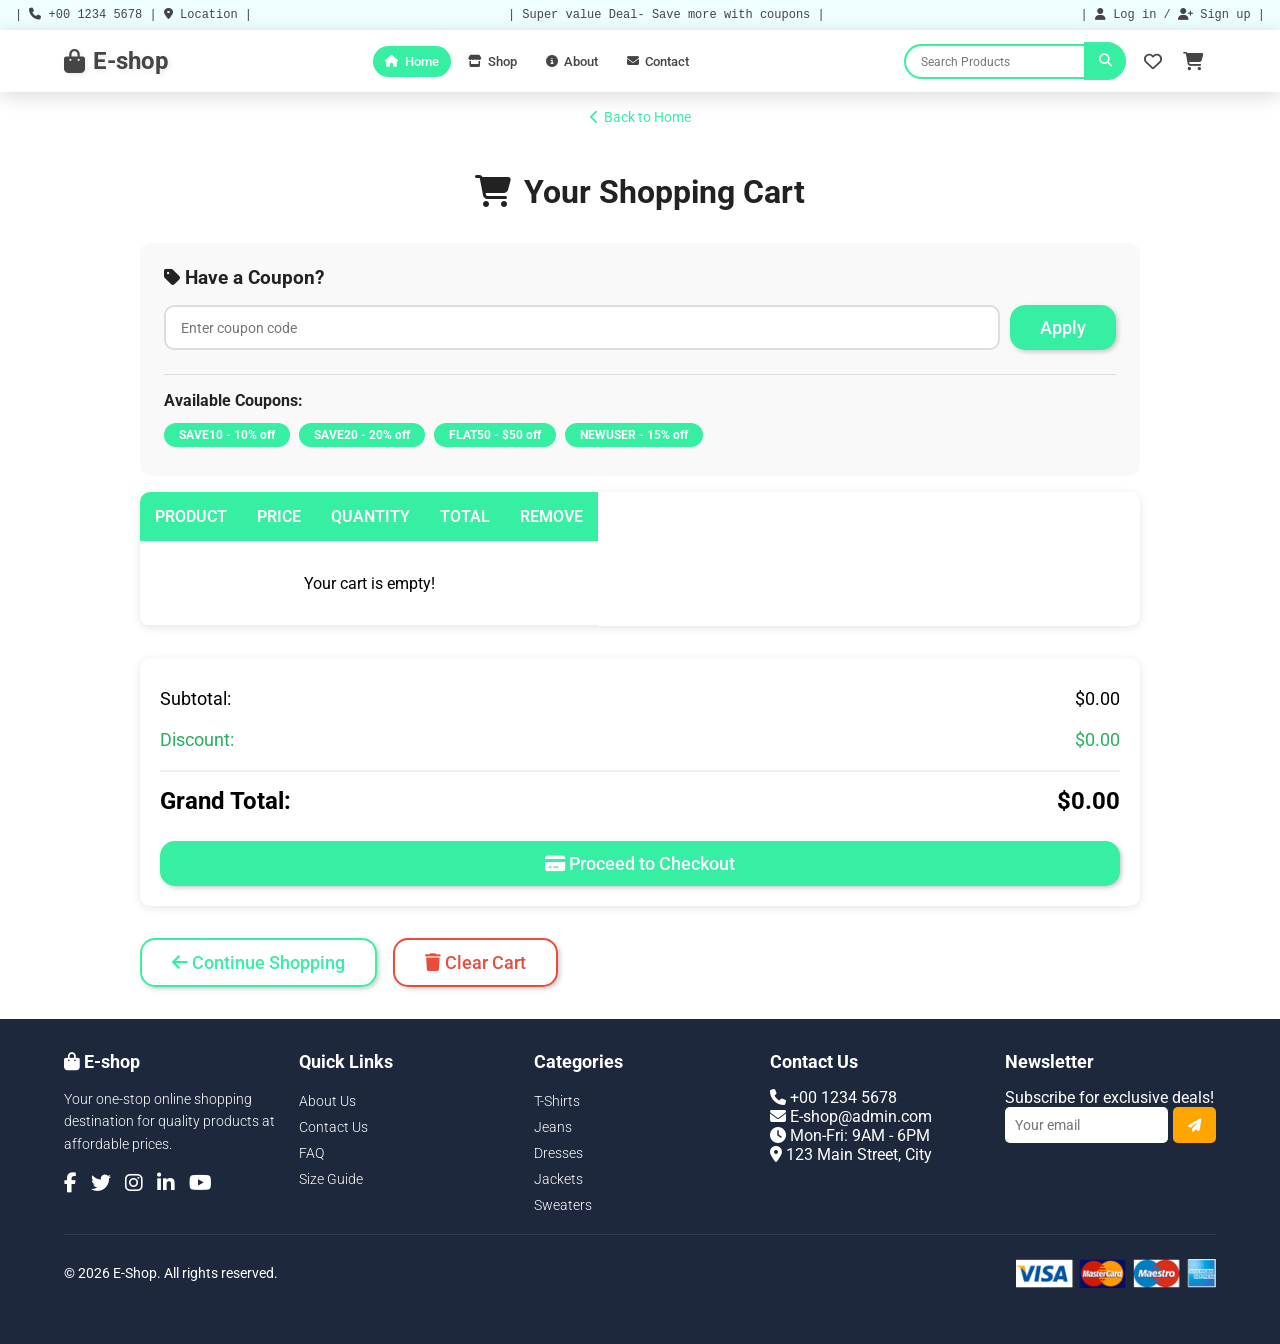
<file: cart.html>
<!DOCTYPE html>
<html lang="en">

<head>
    <meta charset="UTF-8" />
    <meta name="viewport" content="width=device-width, initial-scale=1.0" />
    <title>E-SHOP - Your Cart</title>
    <link rel="stylesheet" href="style.css" />
    <link rel="stylesheet" href="https://cdnjs.cloudflare.com/ajax/libs/font-awesome/6.7.2/css/all.min.css"
        integrity="sha512-Evv84Mr4kqVGRNSgIGL/F/aIDqQb7xQ2vcrdIwxfjThSH8CSR7PBEakCr51Ck+w+/U6swU2Im1vVX0SVk9ABhg=="
        crossorigin="anonymous" referrerpolicy="no-referrer" />
    <link rel="icon" type="image/x-icon" href="https://logomakr.com/wp-content/uploads/2025/04/logo-maker-image.png" />
    <link rel="apple-touch-icon" sizes="180x180"
        href="https://logomakr.com/wp-content/uploads/2025/04/logo-maker-image.png" />
    <style>
        .coupon-section {
            background: #f9f9f9;
            padding: 1.5rem;
            border-radius: 10px;
            margin: 1rem 0;
        }
        
        .coupon-section h3 {
            margin-bottom: 1rem;
            color: var(--mainBlack);
        }
        
        .coupon-form {
            display: flex;
            gap: 10px;
            flex-wrap: wrap;
        }
        
        .coupon-form input {
            flex: 1;
            min-width: 200px;
            padding: 12px 15px;
            border: 2px solid #ddd;
            border-radius: 10px;
            font-size: 14px;
        }
        
        .coupon-form input:focus {
            border-color: var(--main-color);
        }
        
        .coupon-list {
            margin-top: 1rem;
            font-size: 14px;
            color: #666;
        }
        
        .coupon-applied {
            background: #d4edda;
            color: #155724;
            padding: 10px 15px;
            border-radius: 10px;
            margin-top: 1rem;
            display: inline-flex;
            align-items: center;
            gap: 10px;
        }
        
        .coupon-applied button {
            background: none;
            border: none;
            color: #155724;
            cursor: pointer;
            font-size: 16px;
        }
        
        .available-coupons {
            margin-top: 1.5rem;
            padding-top: 1rem;
            border-top: 1px solid #ddd;
        }
        
        .available-coupons h4 {
            margin-bottom: 0.5rem;
            color: var(--mainBlack);
        }
        
        .coupon-code {
            display: inline-block;
            background: var(--main-color);
            color: white;
            padding: 5px 15px;
            border-radius: 20px;
            font-size: 12px;
            margin: 5px 5px 5px 0;
            cursor: pointer;
            font-weight: bold;
        }
        
        .cart-actions {
            display: flex;
            gap: 1rem;
            margin-top: 2rem;
            flex-wrap: wrap;
        }
        
        .btn-outline {
            background: transparent;
            border: 2px solid var(--main-color);
            color: var(--main-color);
        }
        
        .btn-outline:hover {
            background: var(--main-color);
            color: white;
        }
    </style>
</head>

<body>

    <div class="top" id="top"></div>
    <nav id="navbar"></nav>
    <div class="sidebar-overlay" id="sidebar-overlay"></div>
    <aside id="menu"></aside>

    <div class="back-home">
        <a href="index.html"> <i class="fa-solid fa-chevron-left"></i> Back to Home</a>
    </div>

    <div id="cart-box">
        <h1><i class="fa-solid fa-shopping-cart"></i> Your Shopping Cart</h1>
        
        <div class="coupon-section">
            <h3><i class="fa-solid fa-tag"></i> Have a Coupon?</h3>
            <form class="coupon-form" onsubmit="applyCouponCode(event)">
                <input type="text" id="coupon-code" placeholder="Enter coupon code">
                <button type="submit" class="btn">Apply</button>
            </form>
            <div id="coupon-applied-msg"></div>
            <div class="available-coupons">
                <h4>Available Coupons:</h4>
                <span class="coupon-code" onclick="useCoupon('SAVE10')">SAVE10 - 10% off</span>
                <span class="coupon-code" onclick="useCoupon('SAVE20')">SAVE20 - 20% off</span>
                <span class="coupon-code" onclick="useCoupon('FLAT50')">FLAT50 - $50 off</span>
                <span class="coupon-code" onclick="useCoupon('NEWUSER')">NEWUSER - 15% off</span>
            </div>
        </div>
        
        <table id="cart-table">
            <thead>
                <tr>
                    <th>Product</th>
                    <th>Price</th>
                    <th>Quantity</th>
                    <th>Total</th>
                    <th>Remove</th>
                </tr>
            </thead>
            <tbody id="cart-items"></tbody>
        </table>
        
        <div id="cart-summary">
            <div class="summary-row">
                <span>Subtotal:</span>
                <span id="subtotal">$0.00</span>
            </div>
            <div class="summary-row discount">
                <span>Discount:</span>
                <span id="discount">-$0.00</span>
            </div>
            <div class="summary-row total">
                <span>Grand Total:</span>
                <span id="grand-total">$0.00</span>
            </div>
            <div id="coupon-applied" class="coupon-applied" style="display:none;">
                <i class="fa-solid fa-check-circle"></i> Applied: <span></span>
                <button onclick="removeCoupon()"><i class="fa-solid fa-times"></i></button>
            </div>
            <button onclick="checkout()" class="btn" style="margin-top:1rem; width:100%;"><i class="fa-solid fa-credit-card"></i> Proceed to Checkout</button>
        </div>
        
        <div class="cart-actions">
            <a href="index.html" class="btn btn-outline"><i class="fa-solid fa-arrow-left"></i> Continue Shopping</a>
            <button onclick="clearCart()" class="btn btn-outline" style="border-color:#e74c3c; color:#e74c3c;"><i class="fa-solid fa-trash"></i> Clear Cart</button>
        </div>
    </div>

    <footer id="footer"></footer>

    <script src="product.js"></script>
    <script src="script.js"></script>
    <script>
        function applyCouponCode(e) {
            e.preventDefault();
            const code = document.getElementById('coupon-code').value;
            if (applyCoupon(code)) {
                document.getElementById('coupon-code').value = '';
                renderCart();
            }
        }
        
        function useCoupon(code) {
            if (applyCoupon(code)) {
                renderCart();
            }
        }
        
        function removeCoupon() {
            clearAppliedCoupons();
            renderCart();
        }
        
        function clearCart() {
            if (confirm('Are you sure you want to clear your cart?')) {
                cart = [];
                clearAppliedCoupons();
                saveCart();
                renderCart();
                showNotification('Cart cleared!');
            }
        }
    </script>
</body>

</html>
</file>
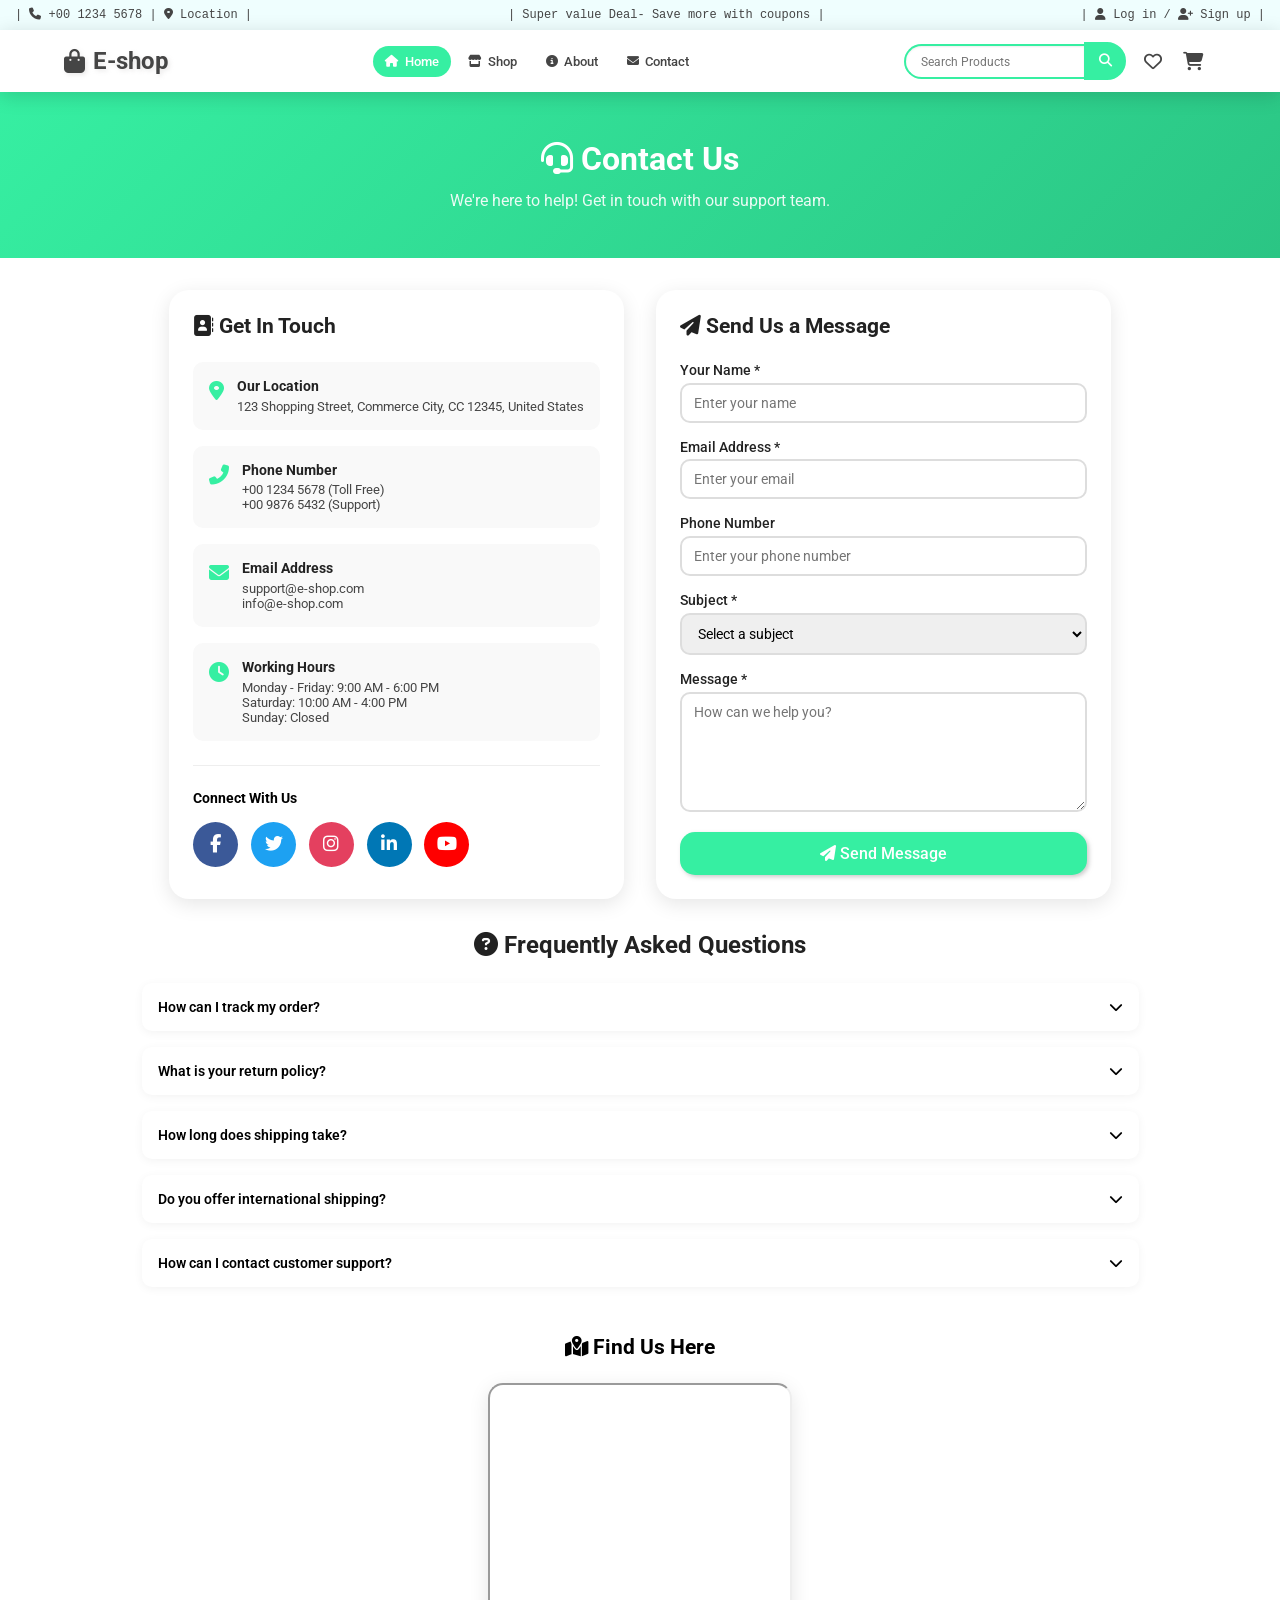
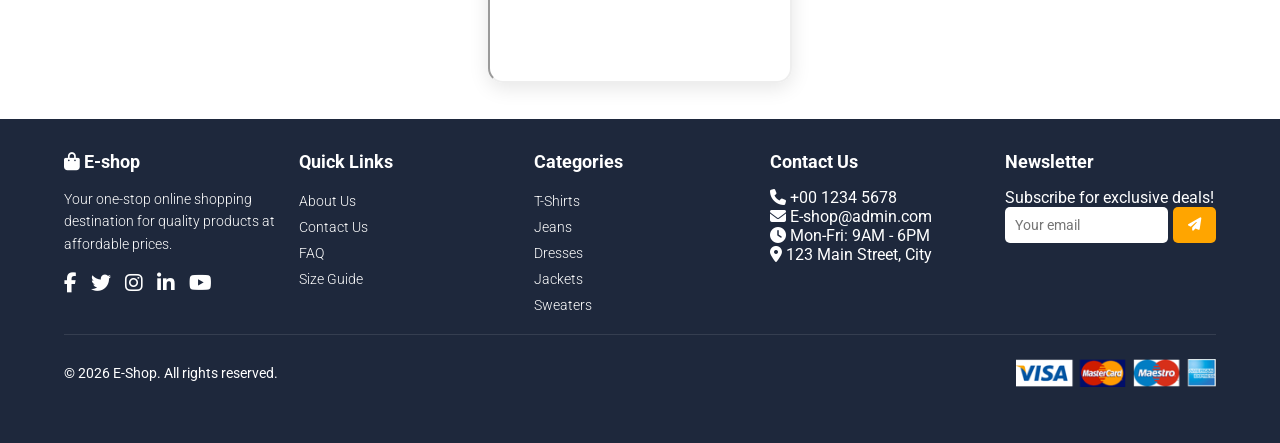
<file: contact.html>
<!DOCTYPE html>
<html lang="en">

<head>
    <meta charset="UTF-8" />
    <meta name="viewport" content="width=device-width, initial-scale=1.0" />
    <title>E-SHOP - Contact Us</title>
    <link rel="stylesheet" href="style.css" />
    <link rel="stylesheet" href="https://cdnjs.cloudflare.com/ajax/libs/font-awesome/6.7.2/css/all.min.css"
        integrity="sha512-Evv84Mr4kqVGRNSgIGL/F/aIDqQb7xQ2vcrdIwxfjThSH8CSR7PBEakCr51Ck+w+/U6swU2Im1vVX0SVk9ABhg=="
        crossorigin="anonymous" referrerpolicy="no-referrer" />
    <link rel="icon" type="image/x-icon" href="https://logomakr.com/wp-content/uploads/2025/04/logo-maker-image.png" />
    <style>
        .contact-hero {
            background: linear-gradient(135deg, var(--main-color), #2bc584);
            color: white;
            text-align: center;
            padding: 3rem 1rem;
            margin-bottom: 2rem;
        }
        
        .contact-hero h1 {
            font-size: 2rem;
            margin-bottom: 0.8rem;
        }
        
        .contact-hero p {
            font-size: 1rem;
            opacity: 0.9;
        }
        
        .contact-container {
            max-width: 1200px;
            margin: 0 auto;
            padding: 0 1rem 2rem;
            display: grid;
            grid-template-columns: 1fr 1fr;
            gap: 2rem;
        }
        
        .contact-info,
        .contact-form {
            background: var(--white-color);
            padding: 1.5rem;
            border-radius: 20px;
            box-shadow: 0 5px 20px rgba(0,0,0,0.1);
            overflow-x: hidden;
        }
        
        .contact-info h2,
        .contact-form h2 {
            margin-bottom: 1.5rem;
            color: var(--mainBlack);
            font-size: 1.3rem;
        }
        
        .info-item {
            display: flex;
            align-items: flex-start;
            margin-bottom: 1rem;
            padding: 1rem;
            background: #f9f9f9;
            border-radius: 10px;
            flex-wrap: wrap;
        }
        
        .info-item i {
            font-size: 20px;
            color: var(--main-color);
            margin-right: 0.8rem;
            margin-top: 3px;
            flex-shrink: 0;
        }
        
        .info-item > div {
            flex: 1;
            min-width: 150px;
        }
        
        .info-item h4 {
            margin-bottom: 0.3rem;
            color: var(--mainBlack);
            font-size: 14px;
        }
        
        .info-item p {
            color: var(--text-color);
            font-size: 13px;
            word-wrap: break-word;
        }
        
        .social-connect {
            margin-top: 1.5rem;
            padding-top: 1.5rem;
            border-top: 1px solid #eee;
        }
        
        .social-connect h3 {
            margin-bottom: 1rem;
            font-size: 14px;
        }
        
        .social-icons-large {
            display: flex;
            gap: 0.8rem;
            flex-wrap: wrap;
        }
        
        .social-icons-large a {
            width: 45px;
            height: 45px;
            border-radius: 50%;
            display: flex;
            align-items: center;
            justify-content: center;
            font-size: 18px;
            color: white;
            transition: var(--mainTransition);
            flex-shrink: 0;
        }
        
        .social-icons-large a:hover {
            transform: scale(1.1);
        }
        
        .social-icons-large .facebook { background: #3b5998; }
        .social-icons-large .twitter { background: #1da1f2; }
        .social-icons-large .instagram { background: #e4405f; }
        .social-icons-large .linkedin { background: #0077b5; }
        .social-icons-large .youtube { background: #ff0000; }
        
        .form-group {
            margin-bottom: 1rem;
        }
        
        .form-group label {
            display: block;
            margin-bottom: 0.3rem;
            font-weight: 500;
            color: var(--mainBlack);
            font-size: 14px;
        }
        
        .form-group input,
        .form-group textarea,
        .form-group select {
            width: 100%;
            padding: 10px 12px;
            border: 2px solid #ddd;
            border-radius: 10px;
            font-size: 14px;
            transition: var(--mainTransition);
            max-width: 100%;
        }
        
        .form-group input:focus,
        .form-group textarea:focus,
        .form-group select:focus {
            border-color: var(--main-color);
            box-shadow: 0 0 5px rgba(54, 239, 162, 0.3);
        }
        
        .form-group textarea {
            resize: vertical;
            min-height: 120px;
        }
        
        .contact-form .btn {
            width: 100%;
            padding: 12px;
            font-size: 16px;
        }
        
        .faq-section {
            max-width: 1200px;
            margin: 0 auto;
            padding: 0 1rem 2rem;
        }
        
        .faq-section h2 {
            text-align: center;
            margin-bottom: 1.5rem;
            color: var(--mainBlack);
            font-size: 1.5rem;
        }
        
        .faq-item {
            background: var(--white-color);
            margin-bottom: 1rem;
            border-radius: 10px;
            overflow: hidden;
            box-shadow: 0 2px 10px rgba(0,0,0,0.05);
        }
        
        .faq-question {
            padding: 1rem;
            cursor: pointer;
            display: flex;
            justify-content: space-between;
            align-items: center;
            font-weight: 600;
            font-size: 14px;
        }
        
        .faq-question:hover {
            background: #f9f9f9;
        }
        
        .faq-answer {
            padding: 0 1rem;
            max-height: 0;
            overflow: hidden;
            transition: 0.3s ease;
            color: var(--text-color);
            line-height: 1.6;
            font-size: 13px;
        }
        
        .faq-item.active .faq-answer {
            padding: 0 1rem 1rem;
            max-height: 200px;
        }
        
        .faq-item.active .faq-question i {
            transform: rotate(180deg);
        }
        
        .map-section {
            max-width: 1200px;
            margin: 0 auto 2rem;
            padding: 0 1rem;
        }
        
        .map-section h2 {
            text-align: center;
            margin-bottom: 1rem;
            font-size: 1.3rem;
        }
        
        .map-section iframe {
            width: 100%;
            height: 300px;
            border-radius: 15px;
            box-shadow: 0 5px 20px rgba(0,0,0,0.1);
        }
        
        @media (max-width: 768px) {
            .contact-container {
                grid-template-columns: 1fr;
            }
            
            .contact-hero h1 {
                font-size: 1.8rem;
            }
            
            .contact-hero {
                padding: 2rem 1rem;
            }
            
            .contact-info,
            .contact-form {
                padding: 1rem;
            }
            
            .social-icons-large a {
                width: 40px;
                height: 40px;
                font-size: 16px;
            }
        }
        
        @media (max-width: 480px) {
            .contact-hero h1 {
                font-size: 1.5rem;
            }
            
            .contact-hero p {
                font-size: 14px;
            }
            
            .info-item {
                flex-direction: column;
                align-items: center;
                text-align: center;
            }
            
            .info-item i {
                margin-right: 0;
                margin-bottom: 0.5rem;
            }
            
            .social-icons-large {
                justify-content: center;
            }
            
            .faq-section h2 {
                font-size: 1.3rem;
            }
            
            .map-section iframe {
                height: 250px;
            }
        }
    </style>
</head>

<body>

    <div class="top" id="top"></div>
    <nav id="navbar"></nav>
    <div class="sidebar-overlay" id="sidebar-overlay"></div>
    <aside id="menu"></aside>

    <div class="contact-hero">
        <h1><i class="fa-solid fa-headset"></i> Contact Us</h1>
        <p>We're here to help! Get in touch with our support team.</p>
    </div>

    <div class="contact-container">
        <div class="contact-info">
            <h2><i class="fa-solid fa-address-book"></i> Get In Touch</h2>
            
            <div class="info-item">
                <i class="fa-solid fa-map-marker-alt"></i>
                <div>
                    <h4>Our Location</h4>
                    <p>123 Shopping Street, Commerce City, CC 12345, United States</p>
                </div>
            </div>
            
            <div class="info-item">
                <i class="fa-solid fa-phone-alt"></i>
                <div>
                    <h4>Phone Number</h4>
                    <p>+00 1234 5678 (Toll Free)<br>+00 9876 5432 (Support)</p>
                </div>
            </div>
            
            <div class="info-item">
                <i class="fa-solid fa-envelope"></i>
                <div>
                    <h4>Email Address</h4>
                    <p>support@e-shop.com<br>info@e-shop.com</p>
                </div>
            </div>
            
            <div class="info-item">
                <i class="fa-solid fa-clock"></i>
                <div>
                    <h4>Working Hours</h4>
                    <p>Monday - Friday: 9:00 AM - 6:00 PM<br>Saturday: 10:00 AM - 4:00 PM<br>Sunday: Closed</p>
                </div>
            </div>
            
            <div class="social-connect">
                <h3>Connect With Us</h3>
                <div class="social-icons-large">
                    <a href="#" class="facebook"><i class="fa-brands fa-facebook-f"></i></a>
                    <a href="#" class="twitter"><i class="fa-brands fa-twitter"></i></a>
                    <a href="#" class="instagram"><i class="fa-brands fa-instagram"></i></a>
                    <a href="#" class="linkedin"><i class="fa-brands fa-linkedin-in"></i></a>
                    <a href="#" class="youtube"><i class="fa-brands fa-youtube"></i></a>
                </div>
            </div>
        </div>
        
        <div class="contact-form">
            <h2><i class="fa-solid fa-paper-plane"></i> Send Us a Message</h2>
            <form onsubmit="submitContactForm(event)">
                <div class="form-group">
                    <label>Your Name *</label>
                    <input type="text" id="contact-name" placeholder="Enter your name" required>
                </div>
                <div class="form-group">
                    <label>Email Address *</label>
                    <input type="email" id="contact-email" placeholder="Enter your email" required>
                </div>
                <div class="form-group">
                    <label>Phone Number</label>
                    <input type="tel" id="contact-phone" placeholder="Enter your phone number">
                </div>
                <div class="form-group">
                    <label>Subject *</label>
                    <select id="contact-subject" required>
                        <option value="">Select a subject</option>
                        <option value="order">Order Inquiry</option>
                        <option value="product">Product Question</option>
                        <option value="return">Returns & Refunds</option>
                        <option value="feedback">Feedback</option>
                        <option value="other">Other</option>
                    </select>
                </div>
                <div class="form-group">
                    <label>Message *</label>
                    <textarea id="contact-message" placeholder="How can we help you?" required></textarea>
                </div>
                <button type="submit" class="btn"><i class="fa-solid fa-paper-plane"></i> Send Message</button>
            </form>
        </div>
    </div>

    <div class="faq-section">
        <h2><i class="fa-solid fa-question-circle"></i> Frequently Asked Questions</h2>
        
        <div class="faq-item">
            <div class="faq-question" onclick="toggleFaq(this)">
                <span>How can I track my order?</span>
                <i class="fa-solid fa-chevron-down"></i>
            </div>
            <div class="faq-answer">
                You can track your order by logging into your account and visiting the "My Orders" section. You'll find real-time tracking information and estimated delivery dates there.
            </div>
        </div>
        
        <div class="faq-item">
            <div class="faq-question" onclick="toggleFaq(this)">
                <span>What is your return policy?</span>
                <i class="fa-solid fa-chevron-down"></i>
            </div>
            <div class="faq-answer">
                We offer a 30-day return policy for most items. Products must be unused and in their original packaging. Contact our support team to initiate a return.
            </div>
        </div>
        
        <div class="faq-item">
            <div class="faq-question" onclick="toggleFaq(this)">
                <span>How long does shipping take?</span>
                <i class="fa-solid fa-chevron-down"></i>
            </div>
            <div class="faq-answer">
                Standard shipping takes 5-7 business days. Express shipping (2-3 days) is available for an additional fee. International shipping may take 10-14 business days.
            </div>
        </div>
        
        <div class="faq-item">
            <div class="faq-question" onclick="toggleFaq(this)">
                <span>Do you offer international shipping?</span>
                <i class="fa-solid fa-chevron-down"></i>
            </div>
            <div class="faq-answer">
                Yes, we ship to over 100 countries worldwide. Shipping costs and delivery times vary by location. Check our shipping page for more details.
            </div>
        </div>
        
        <div class="faq-item">
            <div class="faq-question" onclick="toggleFaq(this)">
                <span>How can I contact customer support?</span>
                <i class="fa-solid fa-chevron-down"></i>
            </div>
            <div class="faq-answer">
                You can reach us via email at support@e-shop.com, by phone at +00 1234 5678, or through the contact form on this page. Our team is available Monday-Friday, 9 AM - 6 PM.
            </div>
        </div>
    </div>

    <div class="map-section">
        <h2 style="text-align:center; margin-bottom:1.5rem;"><i class="fa-solid fa-map-marked-alt"></i> Find Us Here</h2>
        <iframe src="https://www.google.com/maps/embed?pb=!1m18!1m12!1m3!1d3650.1234567890123!2d90.12345678901234!3d23.12345678901234!2m3!1f0!2f0!3f0!3m2!1i1024!2i768!4f13.1!3m3!1m2!1s0x1234567890123456%3A0x1234567890123456!2sE-Shop!5e0!3m2!1sen!2sbd!4v1234567890123" allowfullscreen="" loading="lazy"></iframe>
    </div>

    <footer id="footer"></footer>

    <script src="product.js"></script>
    <script src="script.js">
    <script>
        function submitContactForm(e) {
            e.preventDefault();
            const name = document.getElementById('contact-name').value;
            const email = document.getElementById('contact-email').value;
            const subject = document.getElementById('contact-subject').value;
            const message = document.getElementById('contact-message').value;
            
            let contacts = JSON.parse(localStorage.getItem('contacts')) || [];
            contacts.push({
                name, email, subject, message,
                date: new Date().toISOString()
            });
            localStorage.setItem('contacts', JSON.stringify(contacts));
            
            showNotification('Message sent successfully! We will get back to you soon.');
            e.target.reset();
        }
        
        function toggleFaq(element) {
            const faqItem = element.parentElement;
            faqItem.classList.toggle('active');
        }
    </script>
</body>

</html>
</file>
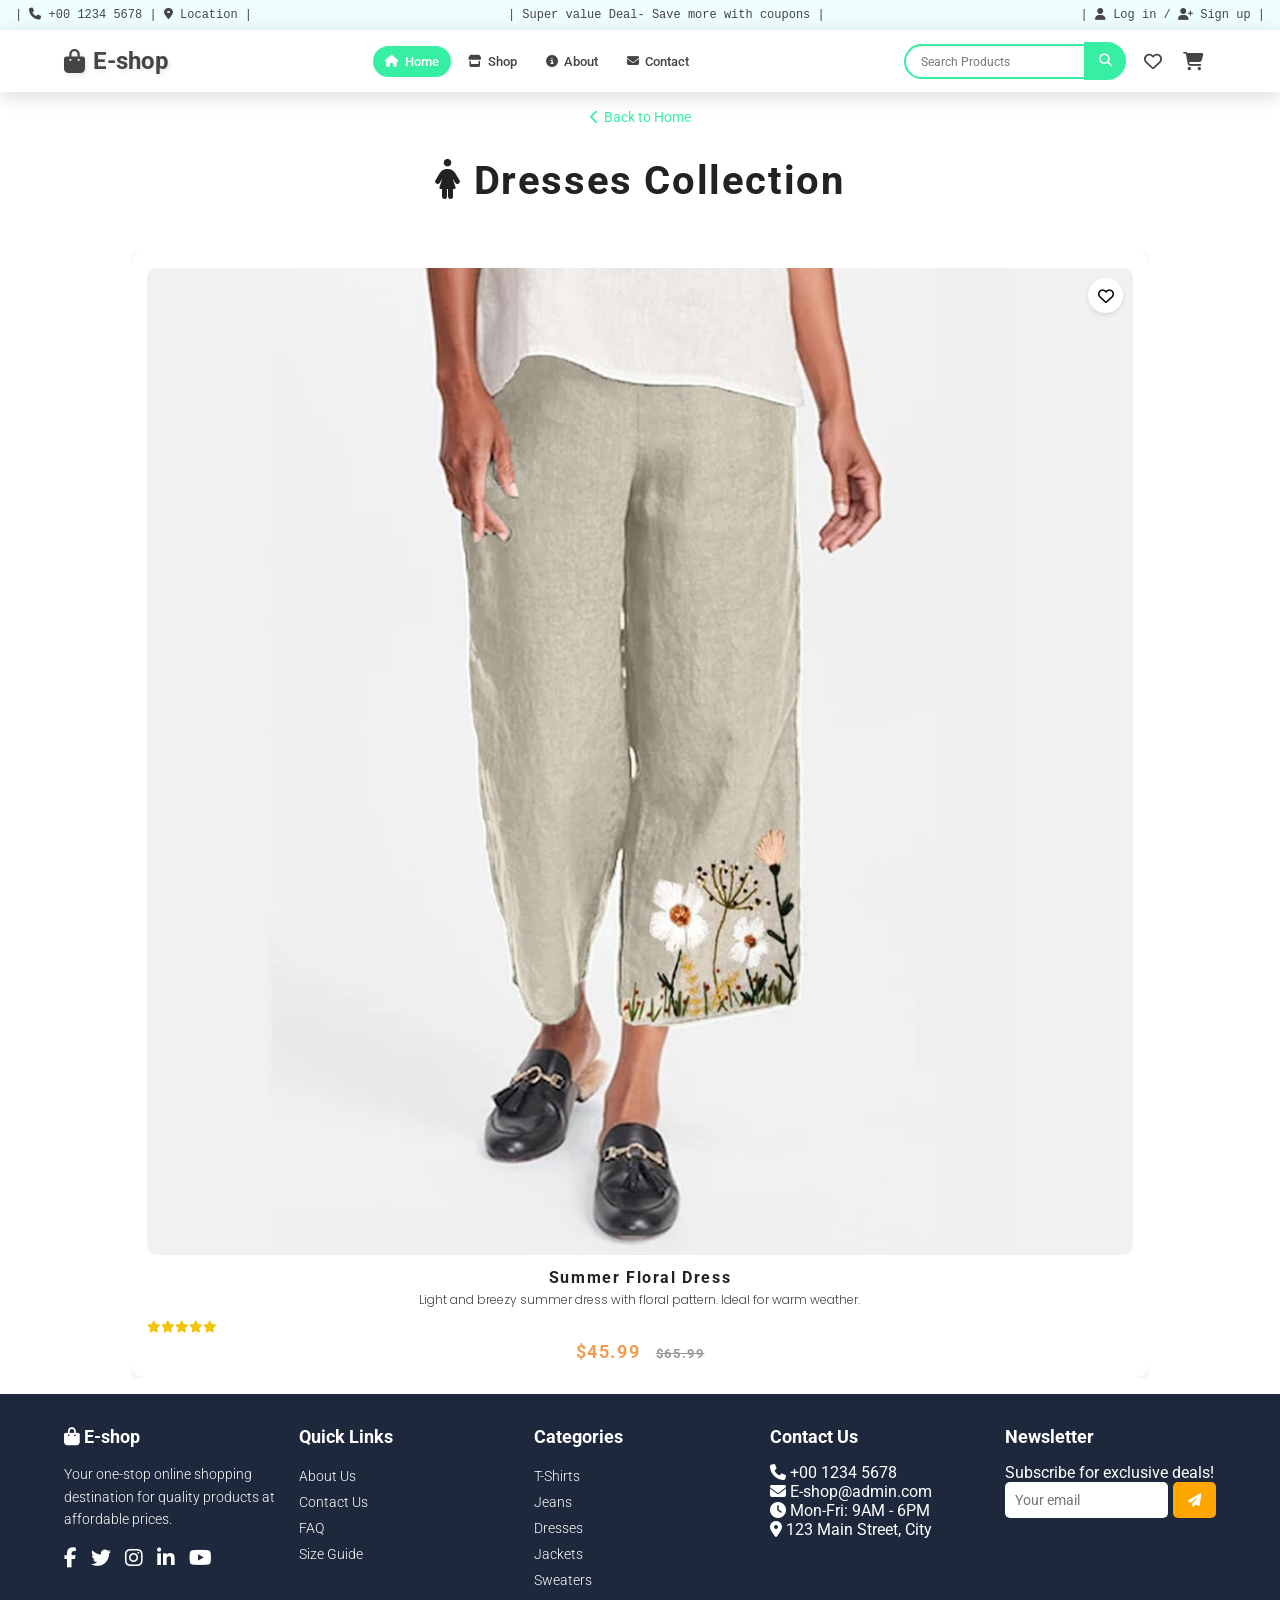
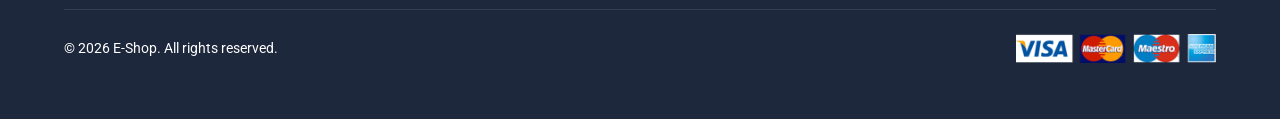
<file: dresses.html>
<!DOCTYPE html>
<html lang="en">

<head>
    <meta charset="UTF-8" />
    <meta name="viewport" content="width=device-width, initial-scale=1.0" />
    <title>E-SHOP - Dresses</title>
    <link rel="stylesheet" href="style.css" />
    <link rel="stylesheet" href="https://cdnjs.cloudflare.com/ajax/libs/font-awesome/6.7.2/css/all.min.css"
        integrity="sha512-Evv84Mr4kqVGRNSgIGL/F/aIDqQb7xQ2vcrdIwxfjThSH8CSR7PBEakCr51Ck+w+/U6swU2Im1vVX0SVk9ABhg=="
        crossorigin="anonymous" referrerpolicy="no-referrer" />
    <link rel="icon" type="image/x-icon" href="https://logomakr.com/wp-content/uploads/2025/04/logo-maker-image.png" />
</head>

<body>

    <div class="top" id="top"></div>
    <nav id="navbar"></nav>
    <div class="sidebar-overlay" id="sidebar-overlay"></div>
    <aside id="menu"></aside>

    <div class="back-home">
        <a href="index.html"> <i class="fa-solid fa-chevron-left"></i> Back to Home</a>
    </div>

    <section class="products">
        <div class="section-title">
            <h2><i class="fa-solid fa-person-dress"></i> Dresses Collection</h2>
        </div>
        <div class="products-center" id="product"></div>
    </section>

    <footer id="footer"></footer>

    <script src="product.js"></script>
    <script src="script.js"></script>
    <script>
        document.addEventListener("DOMContentLoaded", function() {
            const productContainer = document.getElementById("product");
            const filteredProducts = productItemsData.filter(p => p.category === "dresses");
            
            if (filteredProducts.length === 0) {
                productContainer.innerHTML = '<p style="text-align:center; grid-column: 1/-1; padding: 2rem;">No dresses available yet!</p>';
                return;
            }
            
            productContainer.innerHTML = filteredProducts.map((x) => {
                let { id, name, price, oldPrice, image, description, rating } = x;
                let stars = '';
                for (let i = 1; i <= 5; i++) {
                    stars += i <= rating ? '<i class="fas fa-star"></i>' : '<i class="far fa-star"></i>';
                }
                return `<article class="product" data-id="${id}">
                  <div class="img-container">
                    <img src="${image}" alt="${name}" class="product-img" onclick="viewProduct(${id})" />
                    <button class="fav-btn" data-id="${id}" onclick="toggleFavorite(${id})">
                      <i class="fa-regular fa-heart"></i>
                    </button>
                    <button class="bag-btn" onclick="addToCart(${id})">
                      <i class="fas fa-shopping-cart"></i>
                      Add to Bag
                    </button>
                  </div>
                  <h3 onclick="viewProduct(${id})">${name}</h3>
                  <p>${description}</p>
                  <p class="rating">${stars}</p>
                  <h4>$${price.toFixed(2)} ${oldPrice ? `<span class="old-price">$${oldPrice.toFixed(2)}</span>` : ''}</h4>
                </article>`;
            }).join("");
        });
    </script>
</body>

</html>
</file>
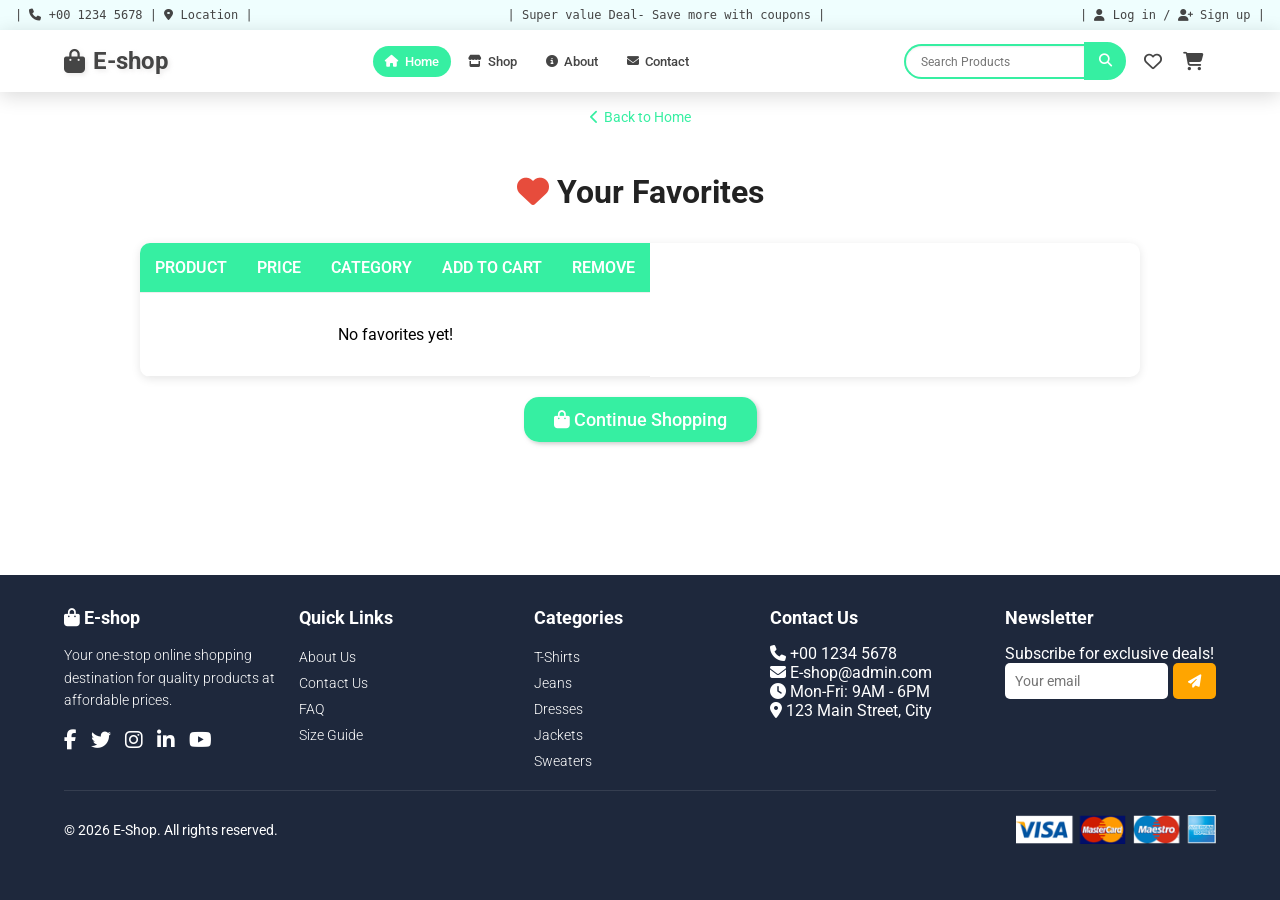
<file: fav.html>
<!DOCTYPE html>
<html lang="en">

<head>
    <meta charset="UTF-8" />
    <meta name="viewport" content="width=device-width, initial-scale=1.0" />
    <title>E-SHOP - Your Favorites</title>
    <link rel="stylesheet" href="style.css" />
    <link rel="stylesheet" href="https://cdnjs.cloudflare.com/ajax/libs/font-awesome/6.7.2/css/all.min.css"
        integrity="sha512-Evv84Mr4kqVGRNSgIGL/F/aIDqQb7xQ2vcrdIwxfjThSH8CSR7PBEakCr51Ck+w+/U6swU2Im1vVX0SVk9ABhg=="
        crossorigin="anonymous" referrerpolicy="no-referrer" />
    <link rel="icon" type="image/x-icon" href="https://logomakr.com/wp-content/uploads/2025/04/logo-maker-image.png" />
    <link rel="apple-touch-icon" sizes="180x180"
        href="https://logomakr.com/wp-content/uploads/2025/04/logo-maker-image.png" />
</head>

<body>

    <div class="top" id="top"></div>
    <nav id="navbar"></nav>
    <div class="sidebar-overlay" id="sidebar-overlay"></div>
    <aside id="menu"></aside>

    <div class="back-home">
        <a href="index.html"> <i class="fa-solid fa-chevron-left"></i> Back to Home</a>
    </div>

    <div id="cart-box">
        <h1><i class="fa-solid fa-heart" style="color:#e74c3c;"></i> Your Favorites</h1>
        <table id="cart-table">
            <thead>
                <tr>
                    <th>Product</th>
                    <th>Price</th>
                    <th>Category</th>
                    <th>Add to Cart</th>
                    <th>Remove</th>
                </tr>
            </thead>
            <tbody id="fav-items"></tbody>
        </table>
        <div style="text-align:center; margin-top:2rem;">
            <a href="index.html" class="btn"><i class="fas fa-shopping-bag"></i> Continue Shopping</a>
        </div>
    </div>

    <footer id="footer"></footer>

    <script src="product.js"></script>
    <script src="script.js"></script>
</body>

</html>
</file>
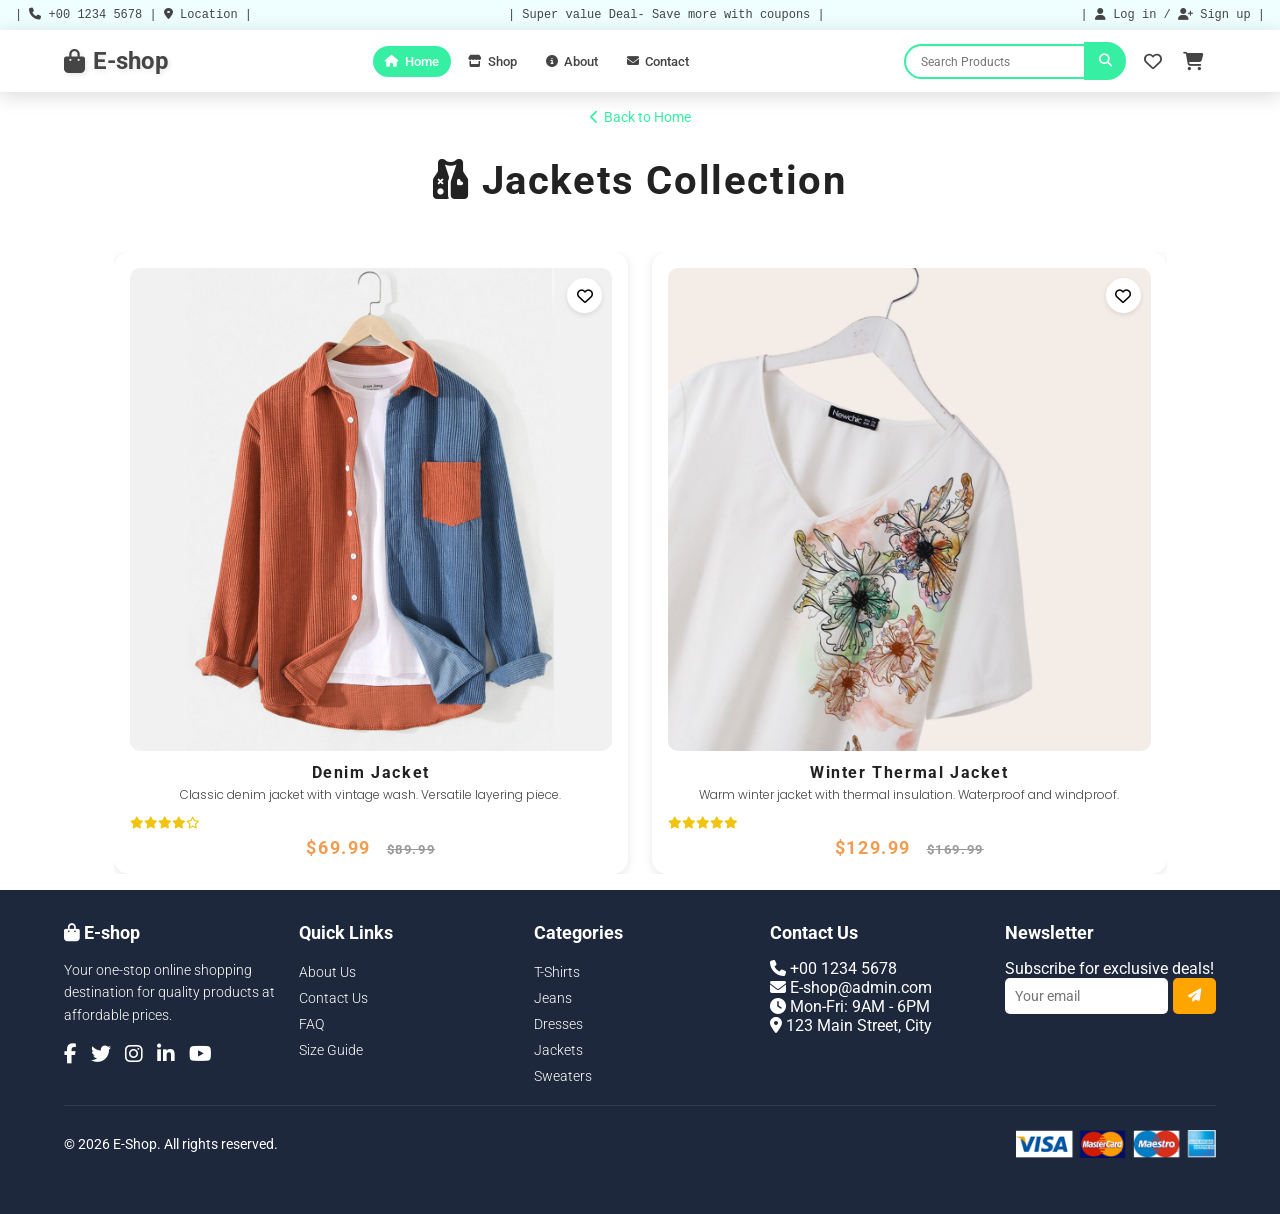
<file: jackets.html>
<!DOCTYPE html>
<html lang="en">

<head>
    <meta charset="UTF-8" />
    <meta name="viewport" content="width=device-width, initial-scale=1.0" />
    <title>E-SHOP - Jackets</title>
    <link rel="stylesheet" href="style.css" />
    <link rel="stylesheet" href="https://cdnjs.cloudflare.com/ajax/libs/font-awesome/6.7.2/css/all.min.css"
        integrity="sha512-Evv84Mr4kqVGRNSgIGL/F/aIDqQb7xQ2vcrdIwxfjThSH8CSR7PBEakCr51Ck+w+/U6swU2Im1vVX0SVk9ABhg=="
        crossorigin="anonymous" referrerpolicy="no-referrer" />
    <link rel="icon" type="image/x-icon" href="https://logomakr.com/wp-content/uploads/2025/04/logo-maker-image.png" />
</head>

<body>

    <div class="top" id="top"></div>
    <nav id="navbar"></nav>
    <div class="sidebar-overlay" id="sidebar-overlay"></div>
    <aside id="menu"></aside>

    <div class="back-home">
        <a href="index.html"> <i class="fa-solid fa-chevron-left"></i> Back to Home</a>
    </div>

    <section class="products">
        <div class="section-title">
            <h2><i class="fa-solid fa-vest-patches"></i> Jackets Collection</h2>
        </div>
        <div class="products-center" id="product"></div>
    </section>

    <footer id="footer"></footer>

    <script src="product.js"></script>
    <script src="script.js"></script>
    <script>
        document.addEventListener("DOMContentLoaded", function() {
            const productContainer = document.getElementById("product");
            const filteredProducts = productItemsData.filter(p => p.category === "jackets");
            
            if (filteredProducts.length === 0) {
                productContainer.innerHTML = '<p style="text-align:center; grid-column: 1/-1; padding: 2rem;">No jackets available yet!</p>';
                return;
            }
            
            productContainer.innerHTML = filteredProducts.map((x) => {
                let { id, name, price, oldPrice, image, description, rating } = x;
                let stars = '';
                for (let i = 1; i <= 5; i++) {
                    stars += i <= rating ? '<i class="fas fa-star"></i>' : '<i class="far fa-star"></i>';
                }
                return `<article class="product" data-id="${id}">
                  <div class="img-container">
                    <img src="${image}" alt="${name}" class="product-img" onclick="viewProduct(${id})" />
                    <button class="fav-btn" data-id="${id}" onclick="toggleFavorite(${id})">
                      <i class="fa-regular fa-heart"></i>
                    </button>
                    <button class="bag-btn" onclick="addToCart(${id})">
                      <i class="fas fa-shopping-cart"></i>
                      Add to Bag
                    </button>
                  </div>
                  <h3 onclick="viewProduct(${id})">${name}</h3>
                  <p>${description}</p>
                  <p class="rating">${stars}</p>
                  <h4>$${price.toFixed(2)} ${oldPrice ? `<span class="old-price">$${oldPrice.toFixed(2)}</span>` : ''}</h4>
                </article>`;
            }).join("");
        });
    </script>
</body>

</html>
</file>
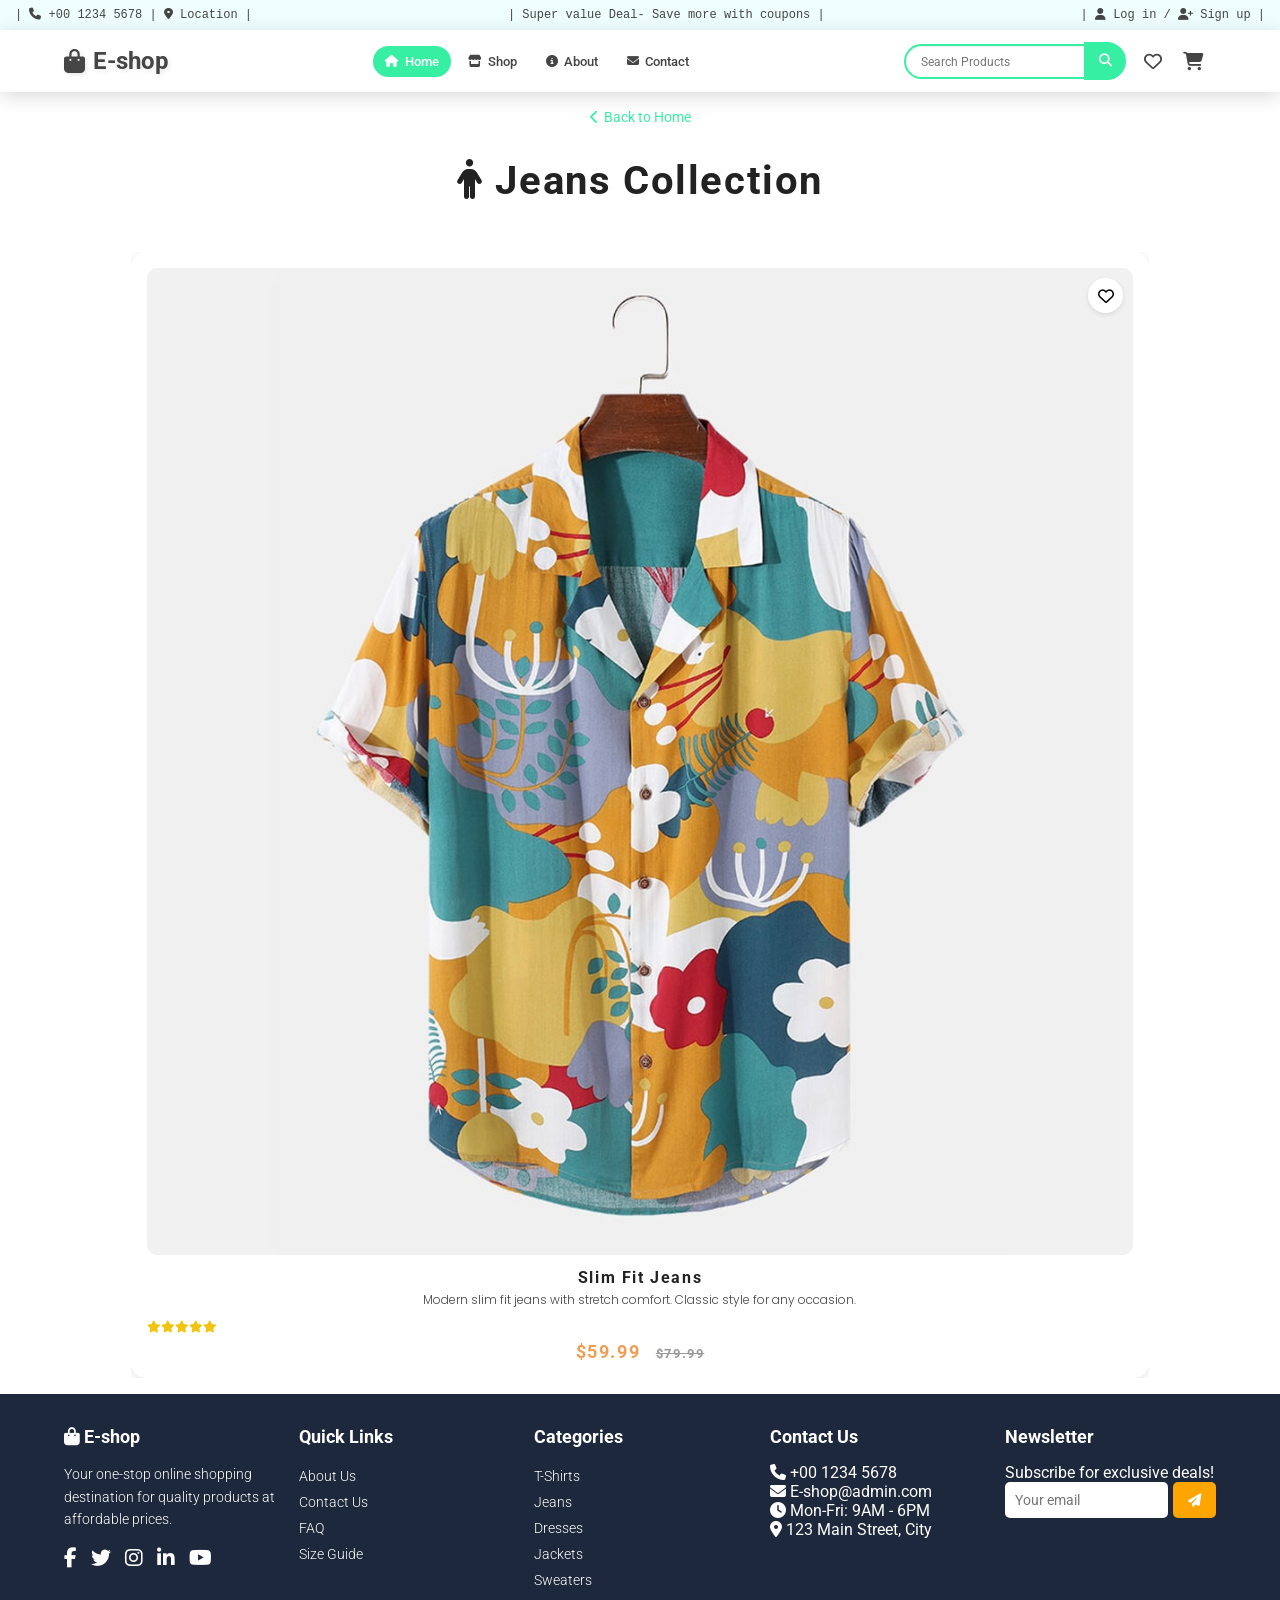
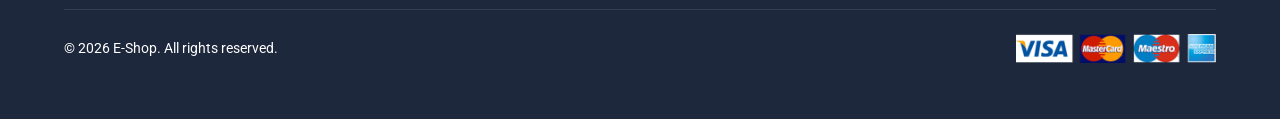
<file: jeans.html>
<!DOCTYPE html>
<html lang="en">

<head>
    <meta charset="UTF-8" />
    <meta name="viewport" content="width=device-width, initial-scale=1.0" />
    <title>E-SHOP - Jeans</title>
    <link rel="stylesheet" href="style.css" />
    <link rel="stylesheet" href="https://cdnjs.cloudflare.com/ajax/libs/font-awesome/6.7.2/css/all.min.css"
        integrity="sha512-Evv84Mr4kqVGRNSgIGL/F/aIDqQb7xQ2vcrdIwxfjThSH8CSR7PBEakCr51Ck+w+/U6swU2Im1vVX0SVk9ABhg=="
        crossorigin="anonymous" referrerpolicy="no-referrer" />
    <link rel="icon" type="image/x-icon" href="https://logomakr.com/wp-content/uploads/2025/04/logo-maker-image.png" />
</head>

<body>

    <div class="top" id="top"></div>
    <nav id="navbar"></nav>
    <div class="sidebar-overlay" id="sidebar-overlay"></div>
    <aside id="menu"></aside>

    <div class="back-home">
        <a href="index.html"> <i class="fa-solid fa-chevron-left"></i> Back to Home</a>
    </div>

    <section class="products">
        <div class="section-title">
            <h2><i class="fa-solid fa-person"></i> Jeans Collection</h2>
        </div>
        <div class="products-center" id="product"></div>
    </section>

    <footer id="footer"></footer>

    <script src="product.js"></script>
    <script src="script.js"></script>
    <script>
        document.addEventListener("DOMContentLoaded", function() {
            const productContainer = document.getElementById("product");
            const filteredProducts = productItemsData.filter(p => p.category === "jeans");
            
            if (filteredProducts.length === 0) {
                productContainer.innerHTML = '<p style="text-align:center; grid-column: 1/-1; padding: 2rem;">No jeans available yet!</p>';
                return;
            }
            
            productContainer.innerHTML = filteredProducts.map((x) => {
                let { id, name, price, oldPrice, image, description, rating } = x;
                let stars = '';
                for (let i = 1; i <= 5; i++) {
                    stars += i <= rating ? '<i class="fas fa-star"></i>' : '<i class="far fa-star"></i>';
                }
                return `<article class="product" data-id="${id}">
                  <div class="img-container">
                    <img src="${image}" alt="${name}" class="product-img" onclick="viewProduct(${id})" />
                    <button class="fav-btn" data-id="${id}" onclick="toggleFavorite(${id})">
                      <i class="fa-regular fa-heart"></i>
                    </button>
                    <button class="bag-btn" onclick="addToCart(${id})">
                      <i class="fas fa-shopping-cart"></i>
                      Add to Bag
                    </button>
                  </div>
                  <h3 onclick="viewProduct(${id})">${name}</h3>
                  <p>${description}</p>
                  <p class="rating">${stars}</p>
                  <h4>$${price.toFixed(2)} ${oldPrice ? `<span class="old-price">$${oldPrice.toFixed(2)}</span>` : ''}</h4>
                </article>`;
            }).join("");
        });
    </script>
</body>

</html>
</file>
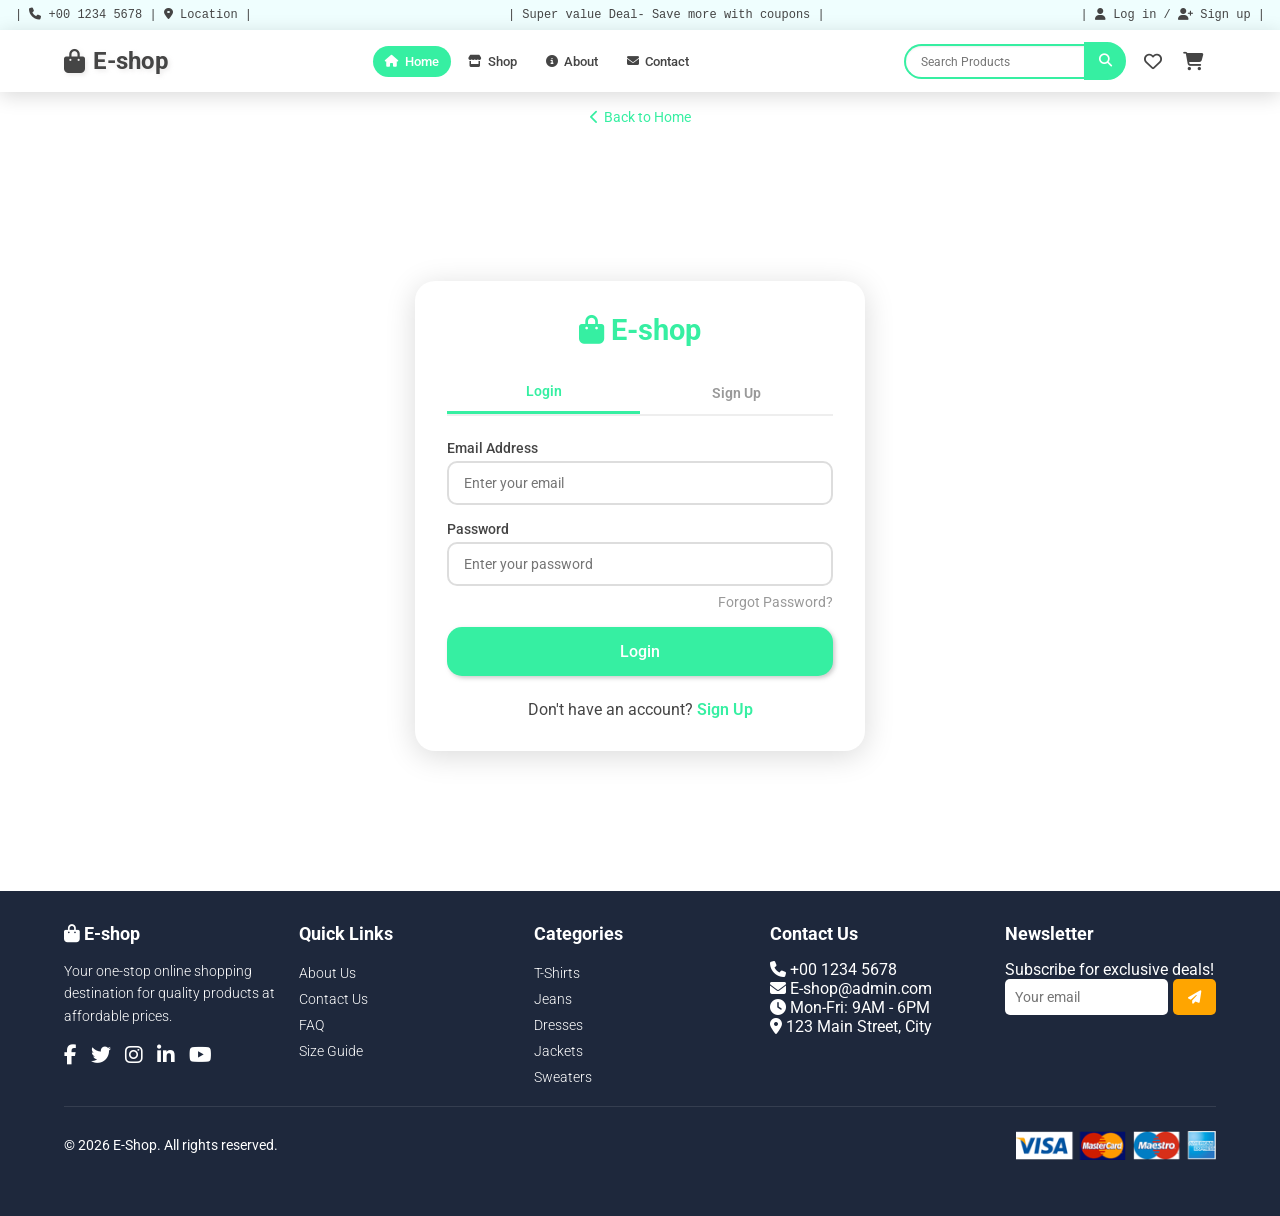
<file: login.html>
<!DOCTYPE html>
<html lang="en">

<head>
    <meta charset="UTF-8" />
    <meta name="viewport" content="width=device-width, initial-scale=1.0" />
    <title>E-SHOP - Login</title>
    <link rel="stylesheet" href="style.css" />
    <link rel="stylesheet" href="https://cdnjs.cloudflare.com/ajax/libs/font-awesome/6.7.2/css/all.min.css"
        integrity="sha512-Evv84Mr4kqVGRNSgIGL/F/aIDqQb7xQ2vcrdIwxfjThSH8CSR7PBEakCr51Ck+w+/U6swU2Im1vVX0SVk9ABhg=="
        crossorigin="anonymous" referrerpolicy="no-referrer" />
    <link rel="icon" type="image/x-icon" href="https://logomakr.com/wp-content/uploads/2025/04/logo-maker-image.png" />
    <style>
        .auth-container {
            min-height: calc(100vh - 150px);
            display: flex;
            justify-content: center;
            align-items: center;
            padding: 1rem;
        }
        
        .auth-box {
            background: var(--white-color);
            padding: 2rem;
            border-radius: 20px;
            box-shadow: 0 5px 30px rgba(0,0,0,0.15);
            width: 100%;
            max-width: 450px;
            margin: 10px;
        }
        
        .auth-box h1 {
            text-align: center;
            color: var(--main-color);
            margin-bottom: 1.5rem;
            font-size: 1.8rem;
        }
        
        .auth-tabs {
            display: flex;
            margin-bottom: 1.5rem;
            border-bottom: 2px solid #eee;
        }
        
        .auth-tab {
            flex: 1;
            padding: 12px;
            text-align: center;
            cursor: pointer;
            font-weight: 600;
            color: #999;
            transition: var(--mainTransition);
            border: none;
            background: none;
            font-size: 14px;
        }
        
        .auth-tab.active {
            color: var(--main-color);
            border-bottom: 3px solid var(--main-color);
        }
        
        .auth-form {
            display: none;
        }
        
        .auth-form.active {
            display: block;
        }
        
        .form-group {
            margin-bottom: 1rem;
        }
        
        .form-group label {
            display: block;
            margin-bottom: 0.3rem;
            font-weight: 500;
            color: var(--text-color);
            font-size: 14px;
        }
        
        .form-group input {
            width: 100%;
            padding: 12px 15px;
            border: 2px solid #ddd;
            border-radius: 10px;
            font-size: 14px;
            transition: var(--mainTransition);
            box-sizing: border-box;
        }
        
        .form-group input:focus {
            border-color: var(--main-color);
            box-shadow: 0 0 5px rgba(54, 239, 162, 0.3);
            outline: none;
        }
        
        .auth-form .btn {
            width: 100%;
            padding: 15px;
            font-size: 16px;
            cursor: pointer;
        }
        
        .auth-form p {
            text-align: center;
            margin-top: 1.5rem;
            color: var(--text-color);
        }
        
        .auth-form p a {
            color: var(--main-color);
            font-weight: 600;
            cursor: pointer;
        }
        
        .auth-form .forgot {
            text-align: right;
            margin-top: -10px;
            margin-bottom: 1rem;
        }
        
        .auth-form .forgot a {
            color: #999;
            font-size: 14px;
        }
        
        .error-msg {
            color: #e74c3c;
            font-size: 12px;
            margin-top: 5px;
            display: none;
        }
        
        .error-msg.show {
            display: block;
        }
        
        .user-info {
            display: flex;
            align-items: center;
            gap: 10px;
        }
    </style>
</head>

<body>

    <div class="top" id="top"></div>
    <nav id="navbar"></nav>
    <div class="sidebar-overlay" id="sidebar-overlay"></div>
    <aside id="menu"></aside>

    <div class="back-home">
        <a href="index.html"> <i class="fa-solid fa-chevron-left"></i> Back to Home</a>
    </div>

    <div class="auth-container">
        <div class="auth-box">
            <h1><i class="fa-solid fa-bag-shopping"></i> E-shop</h1>
            
            <div class="auth-tabs">
                <button type="button" class="auth-tab active" id="login-tab" onclick="switchTab('login')">Login</button>
                <button type="button" class="auth-tab" id="signup-tab" onclick="switchTab('signup')">Sign Up</button>
            </div>
            
            <!-- Login Form -->
            <form id="login-form" class="auth-form active" onsubmit="return handleLogin(event)">
                <div class="form-group">
                    <label>Email Address</label>
                    <input type="email" id="login-email" placeholder="Enter your email" required>
                    <div class="error-msg" id="login-email-error"></div>
                </div>
                <div class="form-group">
                    <label>Password</label>
                    <input type="password" id="login-password" placeholder="Enter your password" required>
                    <div class="error-msg" id="login-password-error"></div>
                </div>
                <div class="forgot">
                    <a href="#" onclick="event.preventDefault(); showNotification('Password reset coming soon!');">Forgot Password?</a>
                </div>
                <button type="submit" class="btn">Login</button>
                <p>Don't have an account? <a onclick="switchTab('signup')">Sign Up</a></p>
            </form>
            
            <!-- Signup Form -->
            <form id="signup-form" class="auth-form" onsubmit="return handleSignup(event)">
                <div class="form-group">
                    <label>Full Name</label>
                    <input type="text" id="signup-name" placeholder="Enter your name" required>
                    <div class="error-msg" id="signup-name-error"></div>
                </div>
                <div class="form-group">
                    <label>Email Address</label>
                    <input type="email" id="signup-email" placeholder="Enter your email" required>
                    <div class="error-msg" id="signup-email-error"></div>
                </div>
                <div class="form-group">
                    <label>Password</label>
                    <input type="password" id="signup-password" placeholder="Create a password (min 6 chars)" required>
                    <div class="error-msg" id="signup-password-error"></div>
                </div>
                <div class="form-group">
                    <label>Confirm Password</label>
                    <input type="password" id="signup-confirm" placeholder="Confirm your password" required>
                    <div class="error-msg" id="signup-confirm-error"></div>
                </div>
                <button type="submit" class="btn">Create Account</button>
                <p>Already have an account? <a onclick="switchTab('login')">Login</a></p>
            </form>
        </div>
    </div>

    <footer id="footer"></footer>

    <script src="product.js"></script>
    <script src="script.js"></script>
    <script>
        function switchTab(tab) {
            const loginTab = document.getElementById('login-tab');
            const signupTab = document.getElementById('signup-tab');
            const loginForm = document.getElementById('login-form');
            const signupForm = document.getElementById('signup-form');
            
            if (tab === 'login') {
                loginTab.classList.add('active');
                signupTab.classList.remove('active');
                loginForm.classList.add('active');
                signupForm.classList.remove('active');
            } else {
                signupTab.classList.add('active');
                loginTab.classList.remove('active');
                signupForm.classList.add('active');
                loginForm.classList.remove('active');
            }
        }
        
        function showError(fieldId, message) {
            const errorDiv = document.getElementById(fieldId + '-error');
            if (errorDiv) {
                errorDiv.textContent = message;
                errorDiv.classList.add('show');
            }
        }
        
        function clearErrors() {
            document.querySelectorAll('.error-msg').forEach(e => {
                e.classList.remove('show');
                e.textContent = '';
            });
        }
        
        function handleLogin(e) {
            e.preventDefault();
            clearErrors();
            
            const email = document.getElementById('login-email').value.trim();
            const password = document.getElementById('login-password').value;
            
            if (!email) {
                showError('login-email', 'Email is required');
                return false;
            }
            
            if (!password) {
                showError('login-password', 'Password is required');
                return false;
            }
            
            const users = JSON.parse(localStorage.getItem('users')) || [];
            const user = users.find(u => u.email === email && u.password === password);
            
            if (!user) {
                showError('login-password', 'Invalid email or password');
                return false;
            }
            
            localStorage.setItem('currentUser', JSON.stringify(user));
            window.location.href = 'index.html';
        }
        
        function handleSignup(e) {
            e.preventDefault();
            clearErrors();
            
            const name = document.getElementById('signup-name').value.trim();
            const email = document.getElementById('signup-email').value.trim();
            const password = document.getElementById('signup-password').value;
            const confirm = document.getElementById('signup-confirm').value;
            
            let hasError = false;
            
            if (!name) {
                showError('signup-name', 'Name is required');
                hasError = true;
            }
            
            if (!email || !email.includes('@') || !email.includes('.')) {
                showError('signup-email', 'Please enter a valid email');
                hasError = true;
            }
            
            if (password.length < 6) {
                showError('signup-password', 'Password must be at least 6 characters');
                hasError = true;
            }
            
            if (password !== confirm) {
                showError('signup-confirm', 'Passwords do not match');
                hasError = true;
            }
            
            if (hasError) {
                return false;
            }
            
            const users = JSON.parse(localStorage.getItem('users')) || [];
            
            if (users.find(u => u.email === email)) {
                showError('signup-email', 'Email already registered');
                return false;
            }
            
            const newUser = { name, email, password, createdAt: new Date().toISOString() };
            users.push(newUser);
            localStorage.setItem('users', JSON.stringify(users));
            localStorage.setItem('currentUser', JSON.stringify(newUser));
            window.location.href = 'index.html';
        }
        
        // Check if already logged in
        document.addEventListener("DOMContentLoaded", function() {
            const currentUser = JSON.parse(localStorage.getItem('currentUser'));
            if (currentUser) {
                showNotification('You are already logged in as ' + currentUser.name);
            }
        });
    </script>
</body>

</html>
</file>
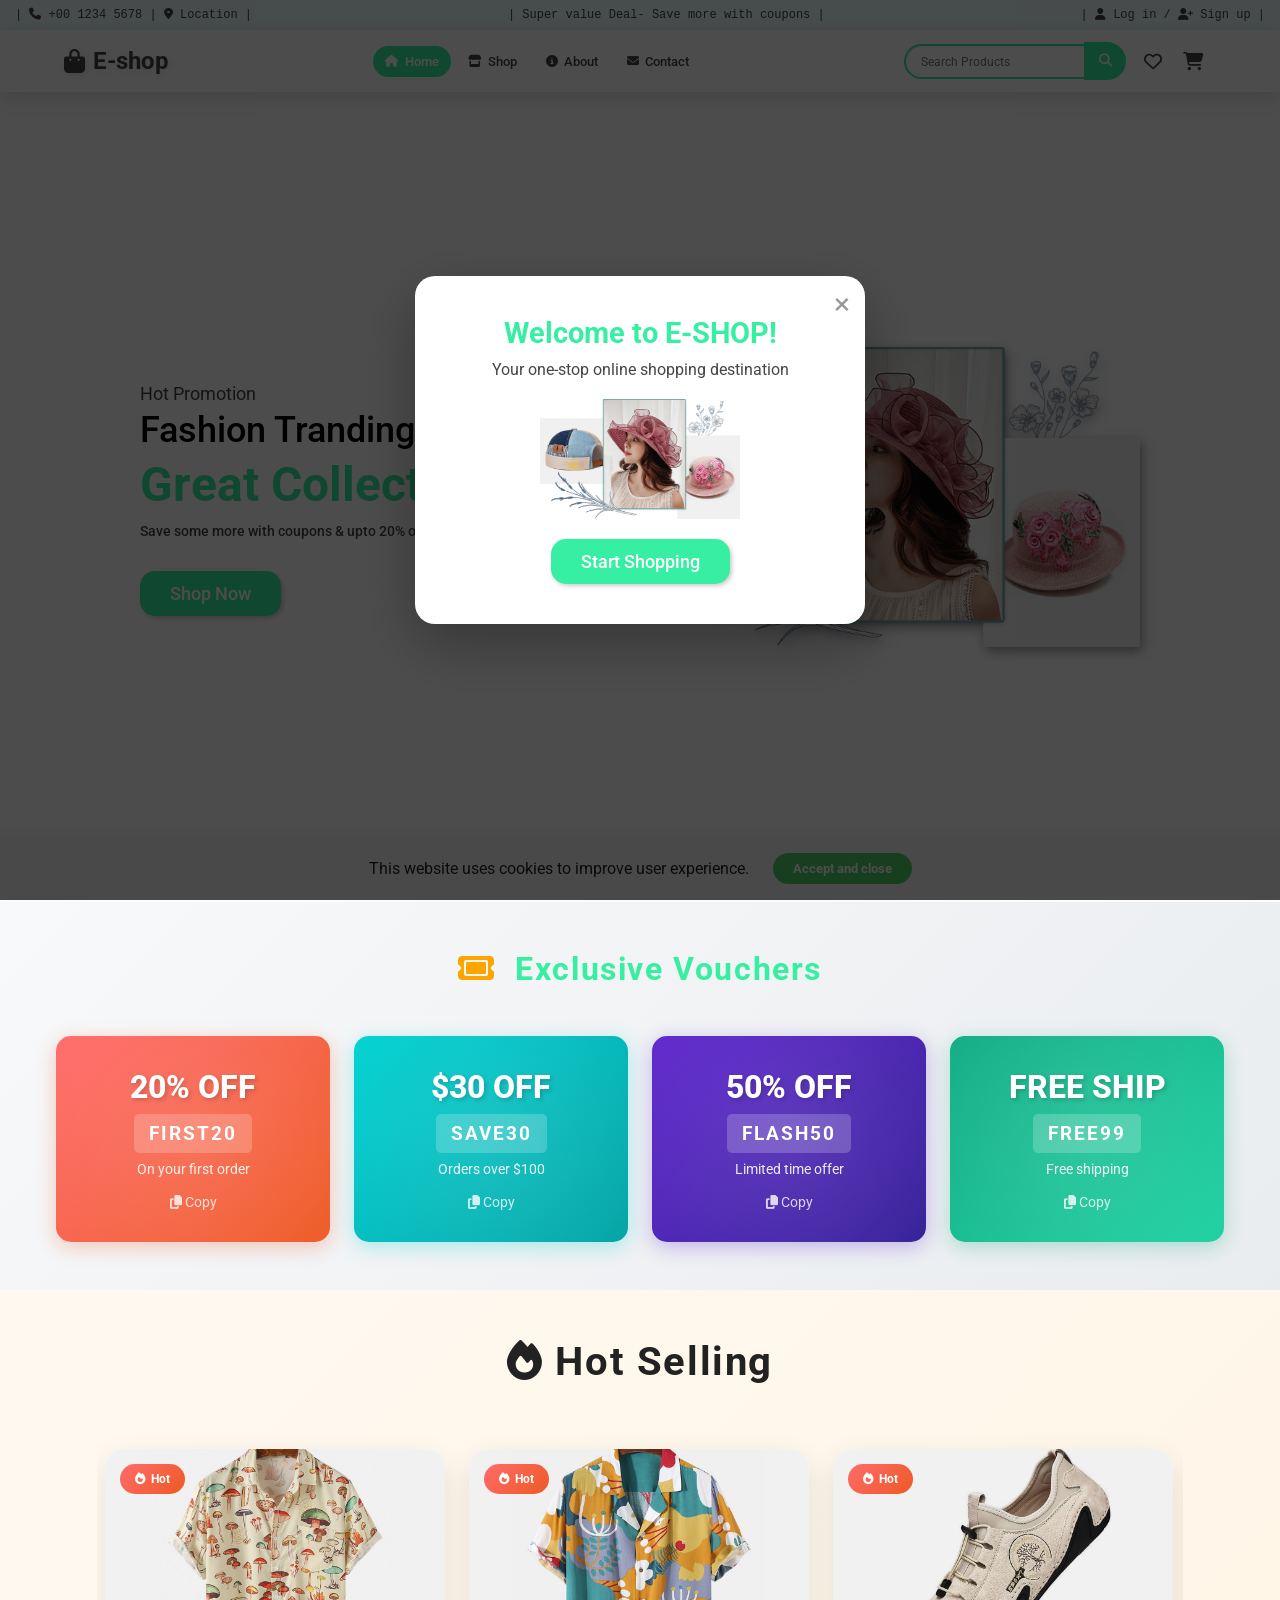
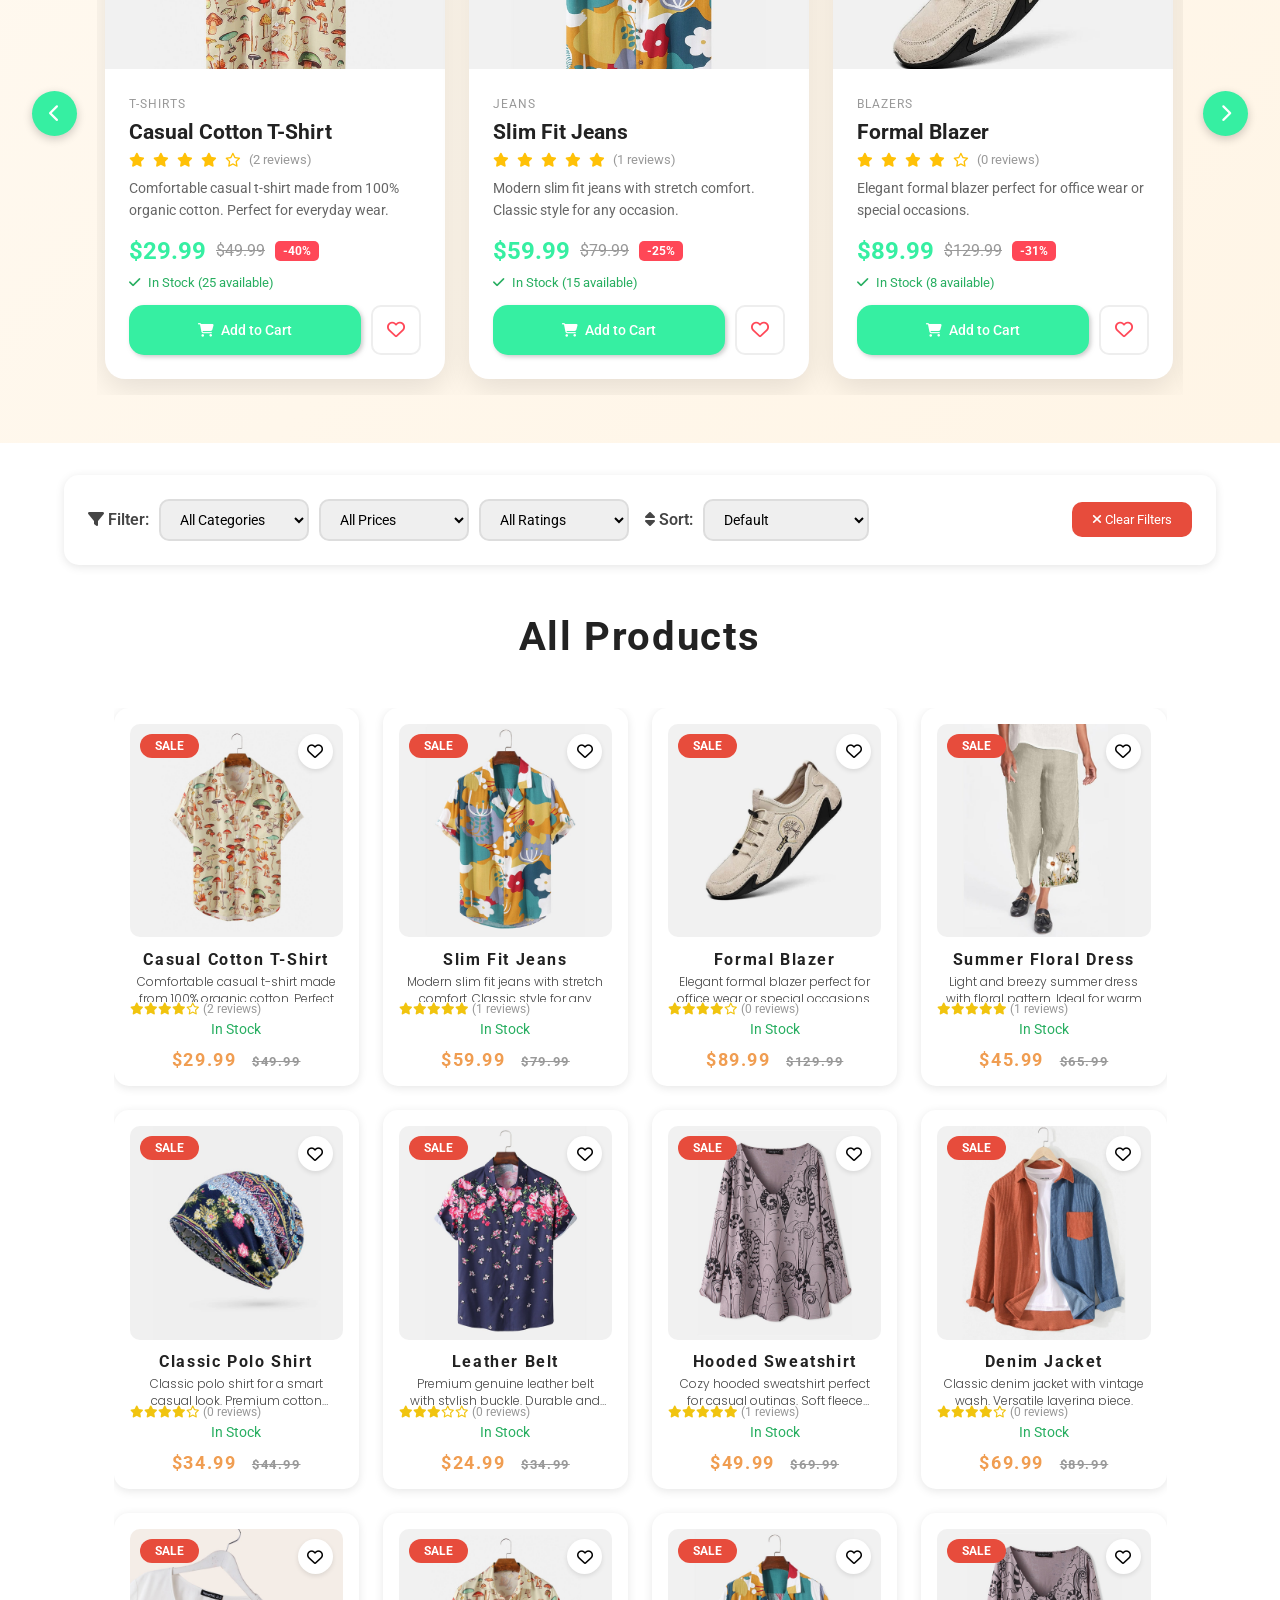
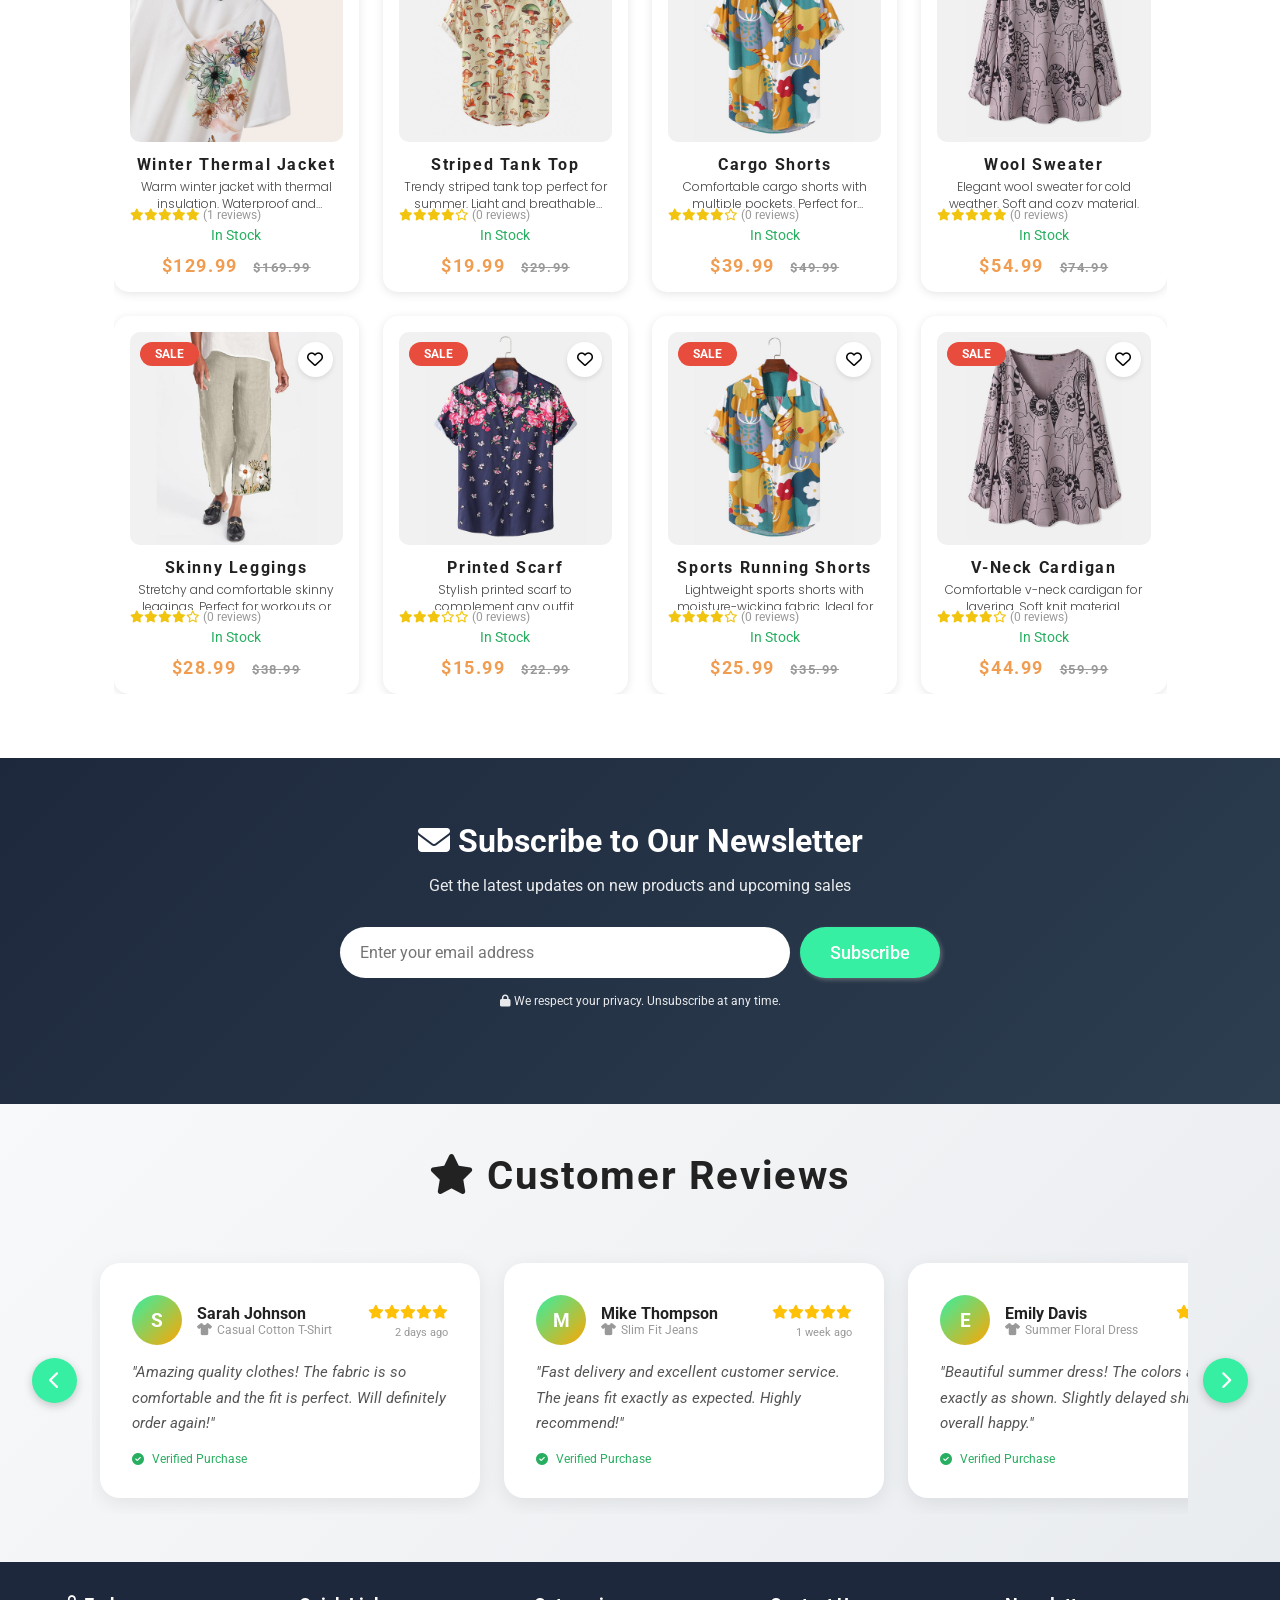
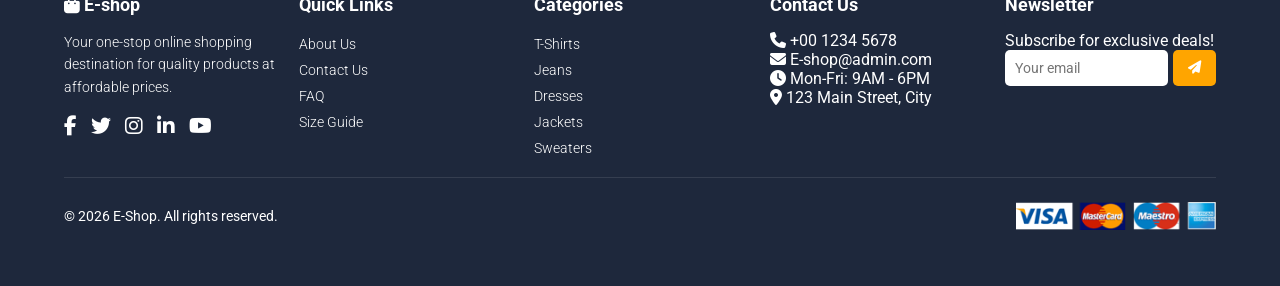
<file: productdetails.html>
<!DOCTYPE html>
<html lang="en">

<head>
    <meta charset="UTF-8" />
    <meta name="viewport" content="width=device-width, initial-scale=1.0" />
    <title>E-SHOP Product Details</title>
    <link rel="stylesheet" href="style.css" />
    <link rel="stylesheet" href="https://cdnjs.cloudflare.com/ajax/libs/font-awesome/6.7.2/css/all.min.css"
        integrity="sha512-Evv84Mr4kqVGRNSgIGL/F/aIDqQb7xQ2vcrdIwxfjThSH8CSR7PBEakCr51Ck+w+/U6swU2Im1vVX0SVk9ABhg=="
        crossorigin="anonymous" referrerpolicy="no-referrer" />
    <link rel="icon" type="image/x-icon" href="https://logomakr.com/wp-content/uploads/2025/04/logo-maker-image.png" />
    <link rel="apple-touch-icon" sizes="180x180"
        href="https://logomakr.com/wp-content/uploads/2025/04/logo-maker-image.png" />
    <style>
        .review-section {
            max-width: 1200px;
            margin: 1rem auto;
            padding: 1rem;
            background: var(--white-color);
            border-radius: 20px;
            box-shadow: 0 5px 20px rgba(0,0,0,0.1);
            overflow-x: hidden;
        }
        
        .review-section h2 {
            margin-bottom: 1rem;
            color: var(--mainBlack);
            font-size: 1.3rem;
        }
        
        .add-review-form {
            background: #f9f9f9;
            padding: 1rem;
            border-radius: 10px;
            margin-bottom: 1.5rem;
        }
        
        .add-review-form h3 {
            margin-bottom: 0.8rem;
            font-size: 1rem;
        }
        
        .star-rating-input {
            display: flex;
            gap: 5px;
            margin-bottom: 1rem;
        }
        
        .star-rating-input i {
            font-size: 20px;
            cursor: pointer;
            color: #ddd;
            transition: 0.2s;
        }
        
        .star-rating-input i.active,
        .star-rating-input i:hover {
            color: #f1c40f;
        }
        
        .add-review-form textarea {
            width: 100%;
            padding: 10px;
            border: 2px solid #ddd;
            border-radius: 10px;
            resize: vertical;
            min-height: 80px;
            font-family: inherit;
            font-size: 14px;
        }
        
        .add-review-form textarea:focus {
            border-color: var(--main-color);
        }
        
        .review-item {
            border-bottom: 1px solid #eee;
            padding: 1rem 0;
        }
        
        .review-item:last-child {
            border-bottom: none;
        }
        
        .review-header {
            display: flex;
            justify-content: space-between;
            margin-bottom: 0.5rem;
            flex-wrap: wrap;
            gap: 0.5rem;
        }
        
        .review-user {
            font-weight: bold;
            color: var(--mainBlack);
            font-size: 14px;
        }
        
        .review-date {
            color: #999;
            font-size: 12px;
        }
        
        .review-rating {
            color: #f1c40f;
            margin-bottom: 0.5rem;
        }
        
        .review-rating i {
            font-size: 12px;
        }
        
        .review-comment {
            color: var(--text-color);
            line-height: 1.6;
            font-size: 13px;
        }
        
        .related-products {
            max-width: 1200px;
            margin: 1rem auto;
            padding: 0 1rem 2rem;
            overflow-x: hidden;
        }
        
        .related-products h2 {
            margin-bottom: 1rem;
            color: var(--mainBlack);
            font-size: 1.3rem;
        }
        
        .qty-control {
            display: flex;
            align-items: center;
            gap: 5px;
        }
        
        .qty-control button {
            width: 30px;
            height: 30px;
            border: 1px solid #ddd;
            background: #f9f9f9;
            cursor: pointer;
            border-radius: 5px;
            flex-shrink: 0;
        }
        
        .qty-control button:hover {
            background: var(--main-color);
            color: white;
        }
        
        @media (max-width: 576px) {
            .review-section {
                padding: 1rem;
                margin: 0.5rem;
                border-radius: 15px;
            }
            
            .review-section h2 {
                font-size: 1.1rem;
            }
            
            .add-review-form h3 {
                font-size: 0.9rem;
            }
            
            .star-rating-input i {
                font-size: 18px;
            }
            
            .related-products {
                padding: 0 0.5rem 1.5rem;
            }
            
            .related-products h2 {
                font-size: 1.1rem;
            }
        }
    </style>
</head>

<body>

    <div class="top" id="top"></div>
    <nav id="navbar"></nav>
    <div class="sidebar-overlay" id="sidebar-overlay"></div>
    <aside id="menu"></aside>

    <div class="back-home">
        <a href="index.html"> <i class="fa-solid fa-chevron-left"></i> Back to Home</a>
    </div>

    <div class="product-details" id="product-details">
        <p style="text-align:center; grid-column: 1/-1;">Loading product...</p>
    </div>

    <div class="review-section" id="review-section" style="display:none;">
        <h2><i class="fa-solid fa-star"></i> Customer Reviews</h2>
        <div class="add-review-form" id="add-review-form">
            <h3>Write a Review</h3>
            <div class="star-rating-input" id="star-input">
                <i class="fa-solid fa-star" data-rating="1"></i>
                <i class="fa-solid fa-star" data-rating="2"></i>
                <i class="fa-solid fa-star" data-rating="3"></i>
                <i class="fa-solid fa-star" data-rating="4"></i>
                <i class="fa-solid fa-star" data-rating="5"></i>
            </div>
            <textarea id="review-comment" placeholder="Share your thoughts about this product..."></textarea>
            <button class="btn" style="margin-top:1rem;" onclick="submitReview()">Submit Review</button>
        </div>
        <div id="reviews-list"></div>
    </div>

    <div class="related-products" id="related-products"></div>

    <footer id="footer"></footer>

    <script src="product.js"></script>
    <script src="script.js"></script>
    <script>
        let selectedRating = 5;
        let currentProductId = null;
        
        document.addEventListener("DOMContentLoaded", function() {
            const urlParams = new URLSearchParams(window.location.search);
            currentProductId = urlParams.get('id');
            
            if (currentProductId) {
                addToRecentlyViewed(parseInt(currentProductId));
                loadProductDetails();
            } else {
                window.location.href = 'index.html';
            }
            
            setupStarRating();
        });
        
        function setupStarRating() {
            const stars = document.querySelectorAll('#star-input i');
            stars.forEach(star => {
                star.addEventListener('click', () => {
                    selectedRating = parseInt(star.dataset.rating);
                    updateStarDisplay();
                });
                star.addEventListener('mouseover', () => {
                    const rating = parseInt(star.dataset.rating);
                    highlightStars(rating);
                });
                star.addEventListener('mouseout', () => {
                    updateStarDisplay();
                });
            });
        }
        
        function highlightStars(rating) {
            const stars = document.querySelectorAll('#star-input i');
            stars.forEach((star, index) => {
                if (index < rating) {
                    star.classList.add('active');
                } else {
                    star.classList.remove('active');
                }
            });
        }
        
        function updateStarDisplay() {
            highlightStars(selectedRating);
        }
        
        function loadProductDetails() {
            const product = getProductById(currentProductId);
            const detailsContainer = document.getElementById("product-details");
            
            if (product) {
                const inCart = isInCart(product.id);
                const inFav = isInFavorites(product.id);
                let stars = '';
                for (let i = 1; i <= 5; i++) {
                    stars += i <= product.rating ? '<i class="fas fa-star"></i>' : '<i class="far fa-star"></i>';
                }
                
                detailsContainer.innerHTML = `
                    <div class="product-image">
                        <img src="${product.image}" alt="${product.name}" />
                        ${product.oldPrice ? '<span class="sale-badge-large">SALE</span>' : ''}
                    </div>
                    <div class="product-info">
                        <span class="category">${product.category}</span>
                        <h1>${product.name}</h1>
                        <p class="rating">${stars} <span style="color:#666; font-size:14px;">(${product.reviews.length} reviews)</span></p>
                        <p class="price">
                            $${product.price.toFixed(2)}
                            ${product.oldPrice ? `<span class="old-price">$${product.oldPrice.toFixed(2)}</span>` : ''}
                        </p>
                        <p class="stock-status">${getStockStatus(product.stock)}</p>
                        <p class="description">${product.description}</p>
                        <div class="quantity-selector">
                            <label>Quantity:</label>
                            <div class="qty-control">
                                <button onclick="changeQty(-1)">-</button>
                                <input type="number" id="qty" value="1" min="1" max="${product.stock}" />
                                <button onclick="changeQty(1)">+</button>
                            </div>
                        </div>
                        <div class="action-buttons">
                            <button class="btn" onclick="addToCartFromDetails(${product.id})" ${inCart ? 'disabled' : ''}>
                                <i class="fas fa-shopping-cart"></i>
                                ${inCart ? 'Already in Cart' : 'Add to Cart'}
                            </button>
                            <button class="btn" onclick="toggleFavorite(${product.id})" style="background:${inFav ? '#e74c3c' : '#36efa2'};">
                                <i class="${inFav ? 'fa-solid' : 'fa-regular'} fa-heart"></i>
                                ${inFav ? 'Remove from Favorites' : 'Add to Favorites'}
                            </button>
                        </div>
                    </div>
                `;
                
                renderReviews(product);
                renderRelatedProducts(product);
                document.getElementById("review-section").style.display = 'block';
            } else {
                detailsContainer.innerHTML = '<p style="text-align:center; grid-column: 1/-1;">Product not found!</p>';
            }
        }
        
        function changeQty(delta) {
            const input = document.getElementById('qty');
            let val = parseInt(input.value) + delta;
            const max = parseInt(input.max);
            if (val >= 1 && val <= max) input.value = val;
        }
        
        function addToCartFromDetails(id) {
            const qty = document.getElementById('qty') ? parseInt(document.getElementById('qty').value) : 1;
            const product = getProductById(id);
            if (!product) return;
            
            let existingItem = cart.find(item => item.id === id);
            if (existingItem) {
                existingItem.quantity += qty;
            } else {
                cart.push({...product, quantity: qty});
            }
            
            localStorage.setItem("cart", JSON.stringify(cart));
            updateCartBadge();
            showNotification(`${product.name} added to cart!`);
            
            const btn = document.querySelector('.action-buttons .btn:first-child');
            if (btn) {
                btn.disabled = true;
                btn.innerHTML = '<i class="fas fa-shopping-cart"></i> Already in Cart';
            }
        }
        
        function renderReviews(product) {
            const container = document.getElementById("reviews-list");
            
            if (product.reviews.length === 0) {
                container.innerHTML = '<p style="color:#999; text-align:center;">No reviews yet. Be the first to review!</p>';
                return;
            }
            
            container.innerHTML = product.reviews.map(review => {
                let stars = '';
                for (let i = 1; i <= 5; i++) {
                    stars += i <= review.rating ? '<i class="fas fa-star"></i>' : '<i class="far fa-star"></i>';
                }
                return `
                    <div class="review-item">
                        <div class="review-header">
                            <span class="review-user"><i class="fa-solid fa-user"></i> ${review.user}</span>
                            <span class="review-date">${review.date}</span>
                        </div>
                        <div class="review-rating">${stars}</div>
                        <p class="review-comment">${review.comment}</p>
                    </div>
                `;
            }).join('');
        }
        
        function renderRelatedProducts(product) {
            const container = document.getElementById("related-products");
            const related = productItemsData.filter(p => p.category === product.category && p.id !== product.id).slice(0, 4);
            
            if (related.length === 0) {
                container.style.display = 'none';
                return;
            }
            
            container.innerHTML = `
                <h2><i class="fa-solid fa-tags"></i> Related Products</h2>
                <div class="products-center">
                    ${related.map(x => `
                        <article class="product" data-id="${x.id}">
                          <div class="img-container">
                            <img src="${x.image}" alt="${x.name}" class="product-img" onclick="viewProduct(${x.id})" />
                            <button class="fav-btn" data-id="${x.id}" onclick="toggleFavorite(${x.id})">
                              <i class="fa-regular fa-heart"></i>
                            </button>
                            <button class="bag-btn" onclick="addToCart(${x.id})">
                              <i class="fas fa-shopping-cart"></i>
                              Add to Bag
                            </button>
                          </div>
                          <h3 onclick="viewProduct(${x.id})">${x.name}</h3>
                          <p>${x.description.substring(0, 50)}...</p>
                          <h4>$${x.price.toFixed(2)}</h4>
                        </article>
                    `).join('')}
                </div>
            `;
        }
        
        function submitReview() {
            const currentUser = JSON.parse(localStorage.getItem('currentUser'));
            if (!currentUser) {
                if (confirm("Please login to submit a review. Go to login page?")) {
                    window.location.href = 'login.html';
                }
                return;
            }
            
            const comment = document.getElementById('review-comment').value.trim();
            if (!comment) {
                showNotification('Please enter your review');
                return;
            }
            
            const product = productItemsData.find(p => p.id === parseInt(currentProductId));
            if (product) {
                const alreadyReviewed = product.reviews.some(r => r.user === currentUser.name);
                if (alreadyReviewed) {
                    showNotification('You have already reviewed this product');
                    return;
                }
                
                product.reviews.push({
                    user: currentUser.name,
                    rating: selectedRating,
                    comment: comment,
                    date: new Date().toISOString().split('T')[0]
                });
                
                let totalRating = product.reviews.reduce((sum, r) => sum + r.rating, 0);
                product.rating = Math.round(totalRating / product.reviews.length);
                
                document.getElementById('review-comment').value = '';
                showNotification('Review submitted successfully!');
                renderReviews(product);
                loadProductDetails();
            }
        }
    </script>
</body>

</html>
</file>
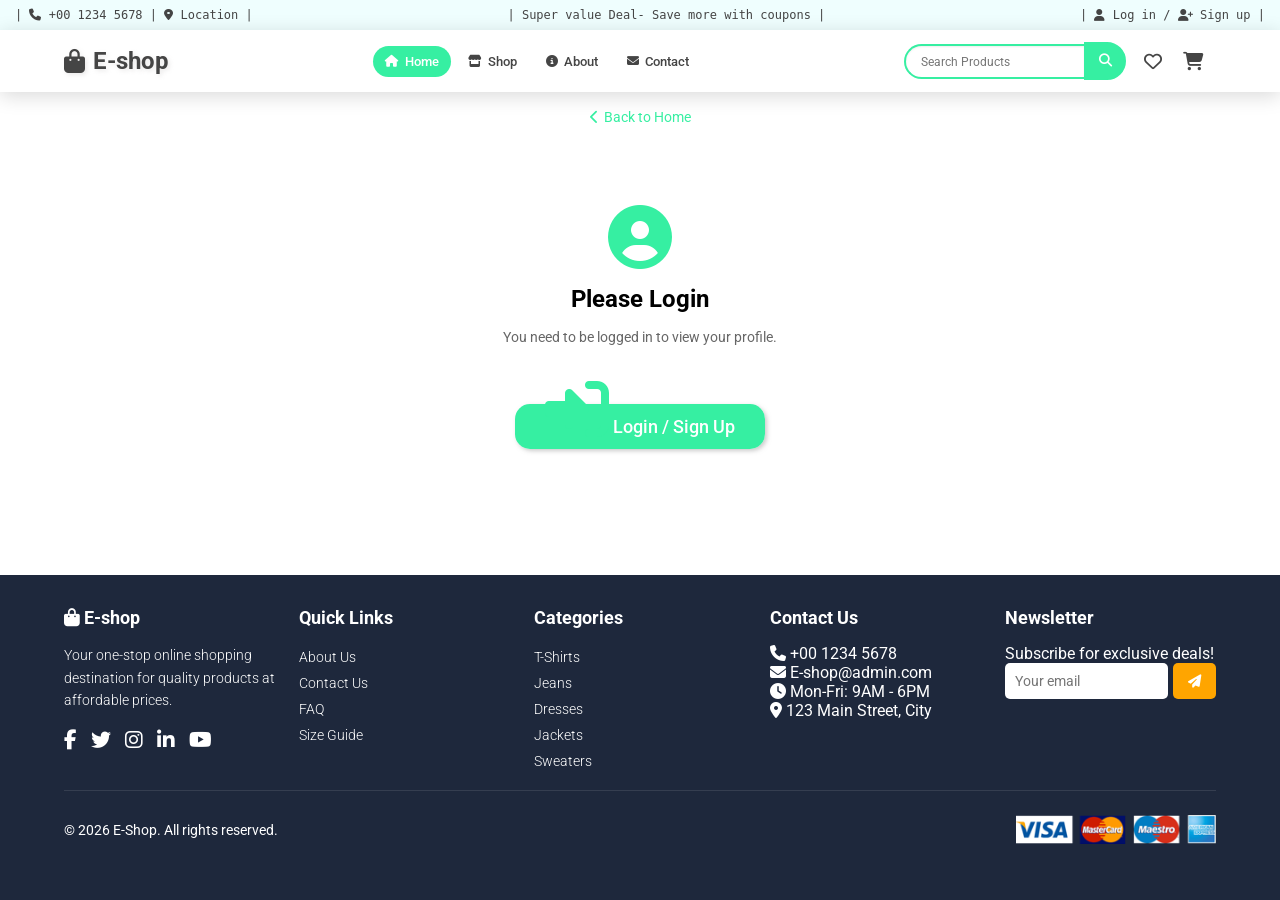
<file: profile.html>
<!DOCTYPE html>
<html lang="en">

<head>
    <meta charset="UTF-8" />
    <meta name="viewport" content="width=device-width, initial-scale=1.0" />
    <title>E-SHOP - My Profile</title>
    <link rel="stylesheet" href="style.css" />
    <link rel="stylesheet" href="https://cdnjs.cloudflare.com/ajax/libs/font-awesome/6.7.2/css/all.min.css"
        integrity="sha512-Evv84Mr4kqVGRNSgIGL/F/aIDqQb7xQ2vcrdIwxfjThSH8CSR7PBEakCr51Ck+w+/U6swU2Im1vVX0SVk9ABhg=="
        crossorigin="anonymous" referrerpolicy="no-referrer" />
    <link rel="icon" type="image/x-icon" href="https://logomakr.com/wp-content/uploads/2025/04/logo-maker-image.png" />
    <style>
        .profile-container {
            max-width: 1000px;
            margin: 1rem auto;
            padding: 0 10px 2rem;
            width: 100%;
            overflow-x: hidden;
        }
        
        .profile-header {
            display: flex;
            align-items: center;
            gap: 1.5rem;
            background: linear-gradient(135deg, var(--main-color), #2bc584);
            padding: 1.5rem;
            border-radius: 20px;
            color: white;
            margin-bottom: 1.5rem;
            flex-wrap: wrap;
        }
        
        .profile-avatar {
            width: 80px;
            height: 80px;
            background: white;
            border-radius: 50%;
            display: flex;
            align-items: center;
            justify-content: center;
            font-size: 2.5rem;
            color: var(--main-color);
            flex-shrink: 0;
        }
        
        .profile-info {
            flex: 1;
            min-width: 200px;
        }
        
        .profile-info h1 {
            font-size: 1.5rem;
            margin-bottom: 0.3rem;
            word-wrap: break-word;
        }
        
        .profile-info p {
            opacity: 0.9;
            font-size: 14px;
            word-wrap: break-word;
        }
        
        .profile-tabs {
            display: flex;
            gap: 0.5rem;
            margin-bottom: 1.5rem;
            border-bottom: 2px solid #eee;
            overflow-x: auto;
            flex-wrap: nowrap;
            -webkit-overflow-scrolling: touch;
        }
        
        .profile-tab {
            padding: 10px 15px;
            cursor: pointer;
            font-weight: 600;
            color: #666;
            border: none;
            background: none;
            font-size: 13px;
            transition: var(--mainTransition);
            white-space: nowrap;
            flex-shrink: 0;
        }
        
        .profile-tab.active {
            color: var(--main-color);
            border-bottom: 3px solid var(--main-color);
        }
        
        .profile-section {
            background: var(--white-color);
            padding: 1.5rem;
            border-radius: 20px;
            box-shadow: 0 5px 20px rgba(0,0,0,0.1);
            margin-bottom: 1.5rem;
            overflow-x: hidden;
        }
        
        .profile-section h2 {
            margin-bottom: 1.5rem;
            color: var(--mainBlack);
            font-size: 1.3rem;
        }
        
        .info-grid {
            display: grid;
            grid-template-columns: repeat(auto-fit, minmax(200px, 1fr));
            gap: 1rem;
        }
        
        .info-item {
            padding: 1rem;
            background: #f9f9f9;
            border-radius: 10px;
            overflow: hidden;
        }
        
        .info-item label {
            display: block;
            font-size: 11px;
            color: #666;
            margin-bottom: 0.5rem;
            text-transform: uppercase;
        }
        
        .info-item p {
            font-size: 14px;
            font-weight: 500;
            color: var(--mainBlack);
            word-wrap: break-word;
            overflow-wrap: break-word;
        }
        
        .order-card {
            border: 1px solid #eee;
            border-radius: 10px;
            padding: 1rem;
            margin-bottom: 1rem;
            overflow-x: hidden;
        }
        
        .order-header {
            display: flex;
            justify-content: space-between;
            align-items: center;
            margin-bottom: 1rem;
            padding-bottom: 0.8rem;
            border-bottom: 1px solid #eee;
            flex-wrap: wrap;
            gap: 0.5rem;
        }
        
        .order-id {
            font-weight: bold;
            color: var(--mainBlack);
            font-size: 14px;
        }
        
        .order-date {
            font-size: 12px;
            color: #666;
        }
        
        .order-status {
            padding: 5px 12px;
            border-radius: 20px;
            font-size: 11px;
            font-weight: bold;
            flex-shrink: 0;
        }
        
        .order-status.processing {
            background: #fff3cd;
            color: #856404;
        }
        
        .order-status.shipped {
            background: #cce5ff;
            color: #004085;
        }
        
        .order-status.delivered {
            background: #d4edda;
            color: #155724;
        }
        
        .order-items {
            margin-bottom: 1rem;
        }
        
        .order-item {
            display: flex;
            justify-content: space-between;
            padding: 0.4rem 0;
            font-size: 13px;
            flex-wrap: wrap;
            gap: 0.5rem;
        }
        
        .order-item span:first-child {
            flex: 1;
            word-wrap: break-word;
            overflow-wrap: break-word;
        }
        
        .order-total {
            display: flex;
            justify-content: space-between;
            font-weight: bold;
            padding-top: 1rem;
            border-top: 1px solid #eee;
            font-size: 14px;
        }
        
        .no-orders {
            text-align: center;
            padding: 2rem 1rem;
            color: #999;
        }
        
        .no-orders i {
            font-size: 3rem;
            margin-bottom: 1rem;
        }
        
        .no-orders h3 {
            margin-bottom: 0.5rem;
            font-size: 1.2rem;
        }
        
        .no-orders p {
            margin-bottom: 1.5rem;
            font-size: 14px;
        }
        
        .login-prompt {
            text-align: center;
            padding: 3rem 1rem;
        }
        
        .login-prompt i {
            font-size: 4rem;
            color: var(--main-color);
            margin-bottom: 1rem;
        }
        
        .login-prompt h2 {
            margin-bottom: 1rem;
            font-size: 1.5rem;
        }
        
        .login-prompt p {
            color: #666;
            margin-bottom: 2rem;
            font-size: 14px;
        }
        
        .profile-actions {
            margin-top: 1.5rem;
            display: flex;
            flex-wrap: wrap;
            gap: 1rem;
        }
        
        /* Wishlist Products Grid */
        #profile-wishlist {
            display: grid;
            grid-template-columns: repeat(auto-fill, minmax(180px, 1fr));
            gap: 1rem;
            width: 100%;
            overflow-x: hidden;
        }
        
        #profile-wishlist .product {
            padding: 0.8rem;
        }
        
        #profile-wishlist .product .img-container {
            aspect-ratio: 1/1;
            border-radius: 8px;
        }
        
        #profile-wishlist .product-img {
            width: 100%;
            height: 100%;
            object-fit: cover;
        }
        
        #profile-wishlist .product h3 {
            font-size: 0.9rem;
            margin-top: 0.5rem;
            white-space: nowrap;
            overflow: hidden;
            text-overflow: ellipsis;
        }
        
        #profile-wishlist .product h4 {
            font-size: 1rem;
        }
        
        #profile-wishlist .fav-btn {
            width: 30px;
            height: 30px;
            font-size: 14px;
            top: 5px;
            right: 5px;
        }
        
        #profile-wishlist .bag-btn {
            font-size: 10px;
            padding: 0.4rem 0.6rem;
        }
        
        /* Responsive */
        @media (max-width: 576px) {
            .profile-header {
                flex-direction: column;
                text-align: center;
                padding: 1.5rem 1rem;
            }
            
            .profile-avatar {
                margin: 0 auto;
            }
            
            .profile-info h1 {
                font-size: 1.3rem;
            }
            
            .profile-tabs {
                justify-content: flex-start;
            }
            
            .profile-section {
                padding: 1rem;
            }
            
            .profile-section h2 {
                font-size: 1.2rem;
            }
            
            .info-grid {
                grid-template-columns: 1fr;
            }
            
            .order-header {
                flex-direction: column;
                align-items: flex-start;
            }
            
            .order-status {
                align-self: flex-start;
            }
            
            .profile-actions {
                flex-direction: column;
            }
            
            .profile-actions .btn {
                width: 100%;
            }
            
            #profile-wishlist {
                grid-template-columns: repeat(2, 1fr);
                gap: 0.8rem;
            }
            
            #profile-wishlist .product h3 {
                font-size: 0.8rem;
            }
            
            #profile-wishlist .product h4 {
                font-size: 0.9rem;
            }
        }
        
        @media (max-width: 400px) {
            .profile-container {
                padding: 0 5px 1.5rem;
            }
            
            .profile-header {
                padding: 1rem;
            }
            
            .profile-avatar {
                width: 70px;
                height: 70px;
                font-size: 2rem;
            }
            
            .profile-section {
                padding: 0.8rem;
                border-radius: 15px;
            }
            
            .order-card {
                padding: 0.8rem;
            }
            
            .info-item {
                padding: 0.8rem;
            }
        }
    </style>
</head>

<body>

    <div class="top" id="top"></div>
    <nav id="navbar"></nav>
    <div class="sidebar-overlay" id="sidebar-overlay"></div>
    <aside id="menu"></aside>

    <div class="back-home">
        <a href="index.html"> <i class="fa-solid fa-chevron-left"></i> Back to Home</a>
    </div>

    <div class="profile-container" id="profile-content">
        <!-- Content loaded by JS -->
    </div>

    <footer id="footer"></footer>

    <script src="product.js"></script>
    <script src="script.js"></script>
    <script>
        document.addEventListener("DOMContentLoaded", function() {
            const currentUser = JSON.parse(localStorage.getItem('currentUser'));
            const container = document.getElementById("profile-content");
            
            if (!currentUser) {
                container.innerHTML = `
                    <div class="login-prompt">
                        <i class="fa-solid fa-user-circle"></i>
                        <h2>Please Login</h2>
                        <p>You need to be logged in to view your profile.</p>
                        <a href="login.html" class="btn"><i class="fa-solid fa-sign-in-alt"></i> Login / Sign Up</a>
                    </div>
                `;
                return;
            }
            
            const orders = JSON.parse(localStorage.getItem('orders')) || [];
            
            container.innerHTML = `
                <div class="profile-header">
                    <div class="profile-avatar">
                        <i class="fa-solid fa-user"></i>
                    </div>
                    <div class="profile-info">
                        <h1>${currentUser.name}</h1>
                        <p><i class="fa-solid fa-envelope"></i> ${currentUser.email}</p>
                        <p><i class="fa-solid fa-calendar"></i> Member since ${new Date(currentUser.createdAt).toLocaleDateString()}</p>
                    </div>
                </div>
                
                <div class="profile-tabs">
                    <button class="profile-tab active" onclick="showTab('orders')"><i class="fa-solid fa-box"></i> Orders</button>
                    <button class="profile-tab" onclick="showTab('wishlist')"><i class="fa-solid fa-heart"></i> Wishlist</button>
                    <button class="profile-tab" onclick="showTab('settings')"><i class="fa-solid fa-cog"></i> Settings</button>
                </div>
                
                <div id="orders-section" class="profile-section">
                    <h2><i class="fa-solid fa-box"></i> Order History</h2>
                    <div id="orders-list">
                        ${orders.length === 0 ? `
                            <div class="no-orders">
                                <i class="fa-solid fa-shopping-bag"></i>
                                <h3>No orders yet</h3>
                                <p>Start shopping to see your orders here!</p>
                                <a href="index.html" class="btn">Start Shopping</a>
                            </div>
                        ` : orders.map(order => `
                            <div class="order-card">
                                <div class="order-header">
                                    <span class="order-id">Order #${order.id}</span>
                                    <span class="order-date">${new Date(order.date).toLocaleDateString()}</span>
                                    <span class="order-status ${order.status.toLowerCase()}">${order.status}</span>
                                </div>
                                <div class="order-items">
                                    ${order.items.map(item => `
                                        <div class="order-item">
                                            <span>${item.name} x ${item.quantity}</span>
                                            <span>$${(item.price * item.quantity).toFixed(2)}</span>
                                        </div>
                                    `).join('')}
                                </div>
                                <div class="order-total">
                                    <span>Total:</span>
                                    <span>$${order.total.toFixed(2)}</span>
                                </div>
                            </div>
                        `).join('')}
                    </div>
                </div>
                
                <div id="wishlist-section" class="profile-section" style="display:none;">
                    <h2><i class="fa-solid fa-heart"></i> My Wishlist</h2>
                    <div class="products-center" id="profile-wishlist">
                        ${favorites.length === 0 ? `
                            <div class="no-orders" style="grid-column: 1/-1;">
                                <i class="fa-solid fa-heart"></i>
                                <h3>No favorites yet</h3>
                                <p>Save items you like to your wishlist!</p>
                                <a href="index.html" class="btn">Browse Products</a>
                            </div>
                        ` : favorites.map(item => `
                            <article class="product" data-id="${item.id}">
                              <div class="img-container">
                                <img src="${item.image}" alt="${item.name}" class="product-img" onclick="viewProduct(${item.id})" />
                                <button class="fav-btn active" onclick="removeFromFavorites(${item.id}); showTab('wishlist');">
                                  <i class="fa-solid fa-heart"></i>
                                </button>
                                <button class="bag-btn" onclick="addToCart(${item.id}); removeFromFavorites(${item.id}); showTab('wishlist');">
                                  <i class="fas fa-shopping-cart"></i>
                                  Add to Bag
                                </button>
                              </div>
                              <h3 onclick="viewProduct(${item.id})">${item.name}</h3>
                              <h4>$${item.price.toFixed(2)}</h4>
                            </article>
                        `).join('')}
                    </div>
                </div>
                
                <div id="settings-section" class="profile-section" style="display:none;">
                    <h2><i class="fa-solid fa-cog"></i> Account Settings</h2>
                    <div class="info-grid">
                        <div class="info-item">
                            <label>Full Name</label>
                            <p>${currentUser.name}</p>
                        </div>
                        <div class="info-item">
                            <label>Email</label>
                            <p>${currentUser.email}</p>
                        </div>
                        <div class="info-item">
                            <label>Member Since</label>
                            <p>${new Date(currentUser.createdAt).toLocaleDateString()}</p>
                        </div>
                        <div class="info-item">
                            <label>Total Orders</label>
                            <p>${orders.length}</p>
                        </div>
                    </div>
                    <div class="profile-actions">
                        <button class="btn btn-outline" onclick="handleLogout()" style="border-color:#e74c3c; color:#e74c3c;">
                            <i class="fa-solid fa-sign-out-alt"></i> Logout
                        </button>
                    </div>
                </div>
            `;
        });
        
        function showTab(tab) {
            document.querySelectorAll('.profile-tab').forEach(t => t.classList.remove('active'));
            document.querySelectorAll('.profile-section').forEach(s => s.style.display = 'none');
            
            if (tab === 'orders') {
                document.querySelector('.profile-tab:nth-child(1)').classList.add('active');
                document.getElementById('orders-section').style.display = 'block';
            } else if (tab === 'wishlist') {
                document.querySelector('.profile-tab:nth-child(2)').classList.add('active');
                document.getElementById('wishlist-section').style.display = 'block';
            } else if (tab === 'settings') {
                document.querySelector('.profile-tab:nth-child(3)').classList.add('active');
                document.getElementById('settings-section').style.display = 'block';
            }
        }
    </script>
</body>

</html>
</file>
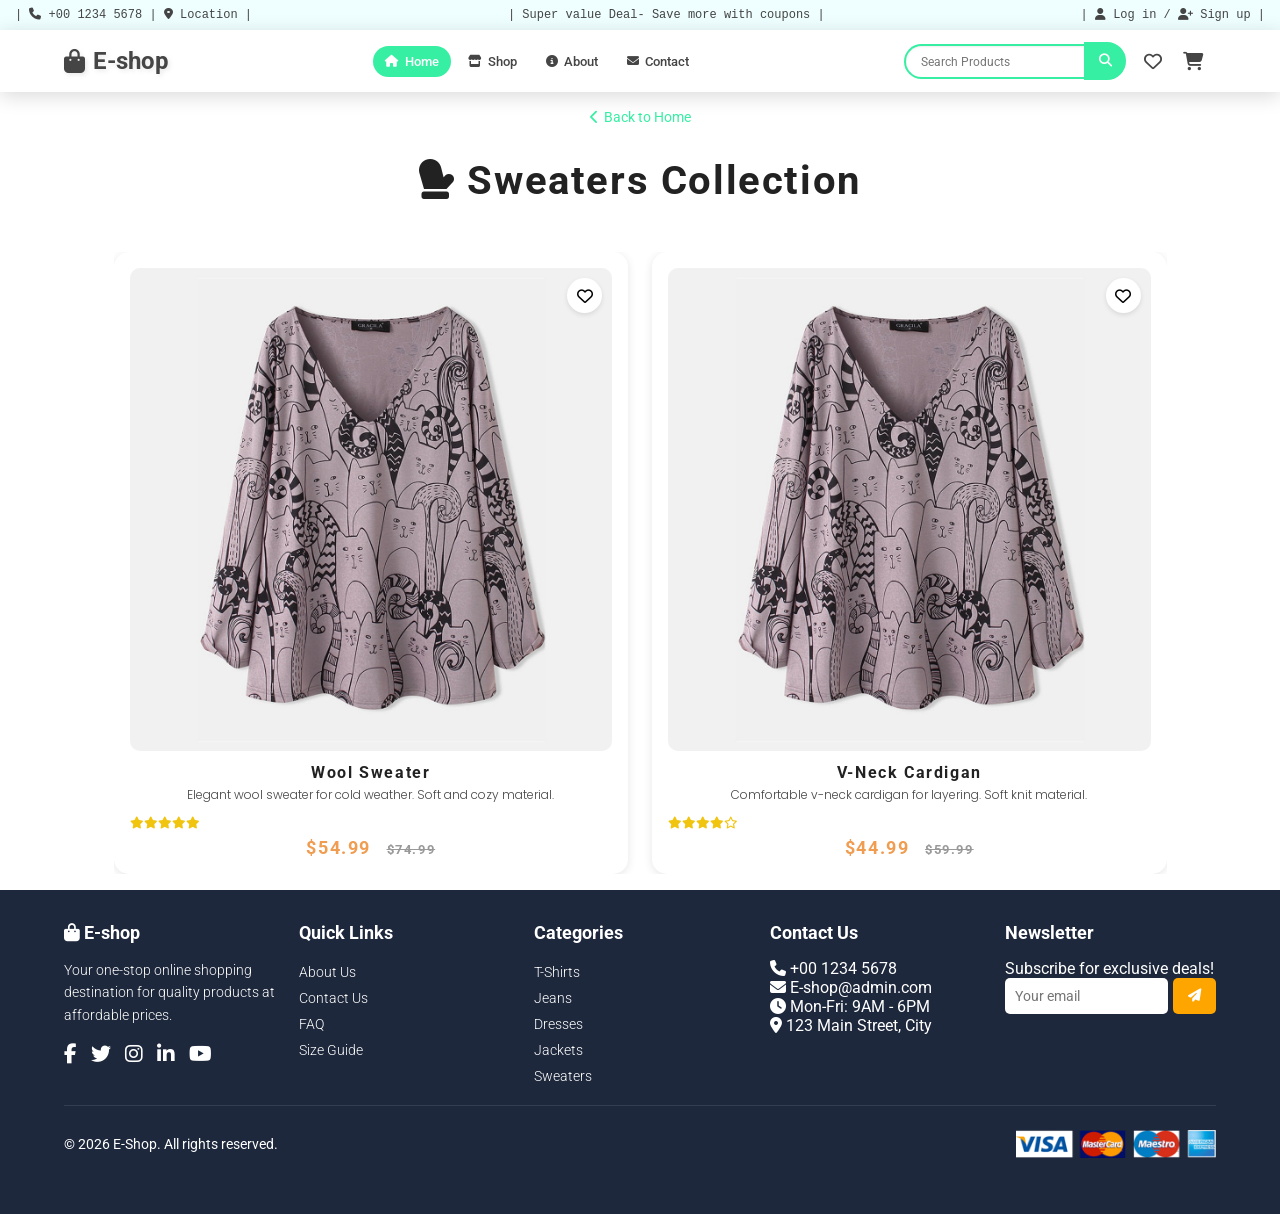
<file: sweaters.html>
<!DOCTYPE html>
<html lang="en">

<head>
    <meta charset="UTF-8" />
    <meta name="viewport" content="width=device-width, initial-scale=1.0" />
    <title>E-SHOP - Sweaters</title>
    <link rel="stylesheet" href="style.css" />
    <link rel="stylesheet" href="https://cdnjs.cloudflare.com/ajax/libs/font-awesome/6.7.2/css/all.min.css"
        integrity="sha512-Evv84Mr4kqVGRNSgIGL/F/aIDqQb7xQ2vcrdIwxfjThSH8CSR7PBEakCr51Ck+w+/U6swU2Im1vVX0SVk9ABhg=="
        crossorigin="anonymous" referrerpolicy="no-referrer" />
    <link rel="icon" type="image/x-icon" href="https://logomakr.com/wp-content/uploads/2025/04/logo-maker-image.png" />
</head>

<body>

    <div class="top" id="top"></div>
    <nav id="navbar"></nav>
    <div class="sidebar-overlay" id="sidebar-overlay"></div>
    <aside id="menu"></aside>

    <div class="back-home">
        <a href="index.html"> <i class="fa-solid fa-chevron-left"></i> Back to Home</a>
    </div>

    <section class="products">
        <div class="section-title">
            <h2><i class="fa-solid fa-mitten"></i> Sweaters Collection</h2>
        </div>
        <div class="products-center" id="product"></div>
    </section>

    <footer id="footer"></footer>

    <script src="product.js"></script>
    <script src="script.js"></script>
    <script>
        document.addEventListener("DOMContentLoaded", function() {
            const productContainer = document.getElementById("product");
            const filteredProducts = productItemsData.filter(p => p.category === "sweaters");
            
            if (filteredProducts.length === 0) {
                productContainer.innerHTML = '<p style="text-align:center; grid-column: 1/-1; padding: 2rem;">No sweaters available yet!</p>';
                return;
            }
            
            productContainer.innerHTML = filteredProducts.map((x) => {
                let { id, name, price, oldPrice, image, description, rating } = x;
                let stars = '';
                for (let i = 1; i <= 5; i++) {
                    stars += i <= rating ? '<i class="fas fa-star"></i>' : '<i class="far fa-star"></i>';
                }
                return `<article class="product" data-id="${id}">
                  <div class="img-container">
                    <img src="${image}" alt="${name}" class="product-img" onclick="viewProduct(${id})" />
                    <button class="fav-btn" data-id="${id}" onclick="toggleFavorite(${id})">
                      <i class="fa-regular fa-heart"></i>
                    </button>
                    <button class="bag-btn" onclick="addToCart(${id})">
                      <i class="fas fa-shopping-cart"></i>
                      Add to Bag
                    </button>
                  </div>
                  <h3 onclick="viewProduct(${id})">${name}</h3>
                  <p>${description}</p>
                  <p class="rating">${stars}</p>
                  <h4>$${price.toFixed(2)} ${oldPrice ? `<span class="old-price">$${oldPrice.toFixed(2)}</span>` : ''}</h4>
                </article>`;
            }).join("");
        });
    </script>
</body>

</html>
</file>
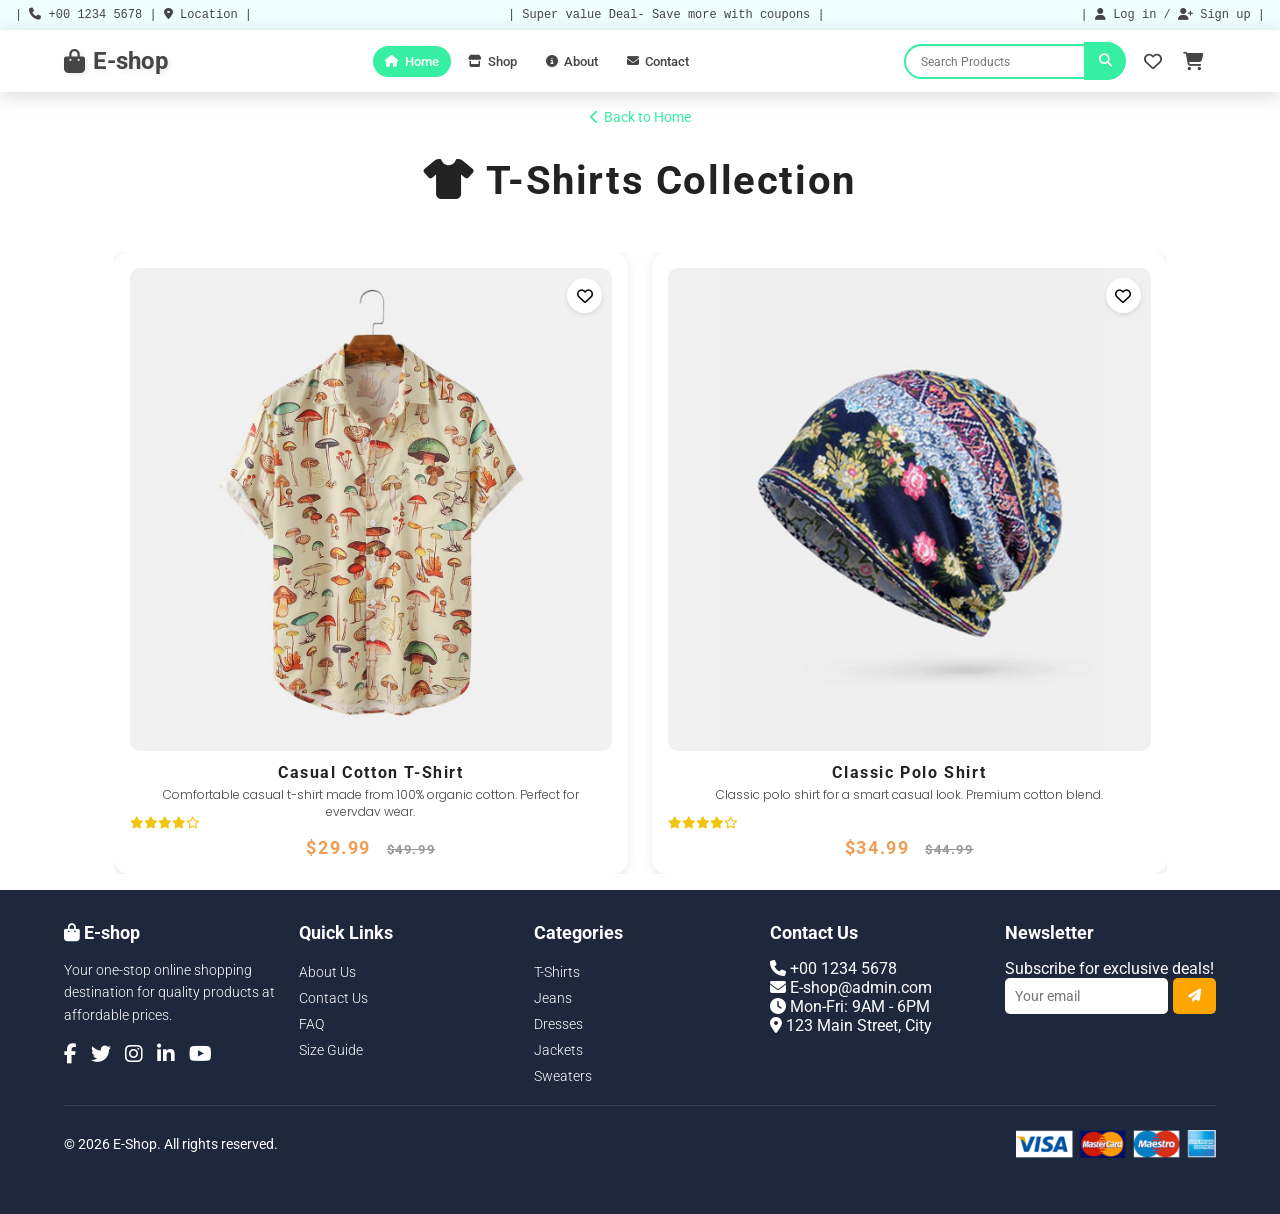
<file: tshirts.html>
<!DOCTYPE html>
<html lang="en">

<head>
    <meta charset="UTF-8" />
    <meta name="viewport" content="width=device-width, initial-scale=1.0" />
    <title>E-SHOP - T-Shirts</title>
    <link rel="stylesheet" href="style.css" />
    <link rel="stylesheet" href="https://cdnjs.cloudflare.com/ajax/libs/font-awesome/6.7.2/css/all.min.css"
        integrity="sha512-Evv84Mr4kqVGRNSgIGL/F/aIDqQb7xQ2vcrdIwxfjThSH8CSR7PBEakCr51Ck+w+/U6swU2Im1vVX0SVk9ABhg=="
        crossorigin="anonymous" referrerpolicy="no-referrer" />
    <link rel="icon" type="image/x-icon" href="https://logomakr.com/wp-content/uploads/2025/04/logo-maker-image.png" />
</head>

<body>

    <div class="top" id="top"></div>
    <nav id="navbar"></nav>
    <div class="sidebar-overlay" id="sidebar-overlay"></div>
    <aside id="menu"></aside>

    <div class="back-home">
        <a href="index.html"> <i class="fa-solid fa-chevron-left"></i> Back to Home</a>
    </div>

    <section class="products">
        <div class="section-title">
            <h2><i class="fa-solid fa-shirt"></i> T-Shirts Collection</h2>
        </div>
        <div class="products-center" id="product"></div>
    </section>

    <footer id="footer"></footer>

    <script src="product.js"></script>
    <script src="script.js"></script>
    <script>
        document.addEventListener("DOMContentLoaded", function() {
            const productContainer = document.getElementById("product");
            const filteredProducts = productItemsData.filter(p => p.category === "tshirts");
            
            productContainer.innerHTML = filteredProducts.map((x) => {
                let { id, name, price, oldPrice, image, description, rating } = x;
                let stars = '';
                for (let i = 1; i <= 5; i++) {
                    stars += i <= rating ? '<i class="fas fa-star"></i>' : '<i class="far fa-star"></i>';
                }
                return `<article class="product" data-id="${id}">
                  <div class="img-container">
                    <img src="${image}" alt="${name}" class="product-img" onclick="viewProduct(${id})" />
                    <button class="fav-btn" data-id="${id}" onclick="toggleFavorite(${id})">
                      <i class="fa-regular fa-heart"></i>
                    </button>
                    <button class="bag-btn" onclick="addToCart(${id})">
                      <i class="fas fa-shopping-cart"></i>
                      Add to Bag
                    </button>
                  </div>
                  <h3 onclick="viewProduct(${id})">${name}</h3>
                  <p>${description}</p>
                  <p class="rating">${stars}</p>
                  <h4>$${price.toFixed(2)} ${oldPrice ? `<span class="old-price">$${oldPrice.toFixed(2)}</span>` : ''}</h4>
                </article>`;
            }).join("");
        });
    </script>
</body>

</html>
</file>
<file: style.css>
/* Roboto */
@import url("https://fonts.googleapis.com/css2?family=Poppins:ital,wght@0,100;0,200;0,300;0,400;0,500;0,600;0,700;0,800;0,900;1,100;1,200;1,300;1,400;1,500;1,600;1,700;1,800;1,900&family=Roboto:ital,wght@0,100;0,300;0,400;0,500;0,700;0,900;1,100;1,300;1,400;1,500;1,700;1,900&display=swap");
/* poppins */
@import url("https://fonts.googleapis.com/css2?family=Poppins:ital,wght@0,100;0,200;0,300;0,400;0,500;0,600;0,700;0,800;0,900;1,100;1,200;1,300;1,400;1,500;1,600;1,700;1,800;1,900&display=swap");

@media (prefers-reduced-motion: no-preference) {
  * {
    scroll-behavior: smooth;
  }
}

:root {
  --bg-color: rgba(212, 210, 210, 0.938);
  --white-color: #fff;
  --orange-color: orange;
  --black-color: black;
  --text-color: #454545;
  --main-color: #36efa2;
  --nav-color: #effefe;
  --service-color: rgba(228, 227, 227, 0.962);
  --future-color: #d4e1fa;
  --future-bg-color: rgb(30, 40, 60);
}

:root {
  --primaryColor: #f09d51;
  --mainWhite: #fff;
  --mainBlack: #222;
  --mainGrey: #ececec;
  --mainSpacing: 0.1rem;
  --mainTransition: all 0.3s linear;
}

* {
  margin: 0;
  padding: 0;
  box-sizing: border-box;
  outline: none;
  text-decoration: none;
  list-style: none;
  font-family: "Roboto", "poppins", sans-serif;
  scroll-behavior: smooth;
}

html {
  overflow-x: hidden;
  scroll-behavior: smooth;
}

body {
  width: 100%;
  max-width: 100vw;
  margin: 0;
  padding: 0;
  display: flex;
  flex-direction: column;
  min-height: 100vh;
  overflow-x: hidden;
}

/* Loader Styles */
.loader {
  position: fixed;
  top: 0;
  left: 0;
  width: 100%;
  height: 100%;
  background: linear-gradient(135deg, #667eea 0%, #764ba2 100%);
  display: flex;
  justify-content: center;
  align-items: center;
  z-index: 10000;
  transition: opacity 0.5s ease, visibility 0.5s ease;
}

.loader.hidden {
  opacity: 0;
  visibility: hidden;
}

.loader-content {
  text-align: center;
  color: white;
}

.loader-content h2 {
  font-size: 2.5rem;
  margin: 20px 0 10px;
  animation: fadeInUp 0.8s ease forwards;
}

.loader-content p {
  animation: fadeInUp 0.8s ease 0.2s forwards;
  opacity: 0;
}

.spinner {
  width: 60px;
  height: 60px;
  border: 4px solid rgba(255, 255, 255, 0.3);
  border-top: 4px solid white;
  border-radius: 50%;
  animation: spin 1s linear infinite;
}

@keyframes spin {
  0% { transform: rotate(0deg); }
  100% { transform: rotate(360deg); }
}

@keyframes fadeInUp {
  from {
    opacity: 0;
    transform: translateY(20px);
  }
  to {
    opacity: 1;
    transform: translateY(0);
  }
}

/* Popup Styles */
.popup-overlay {
  position: fixed;
  top: 0;
  left: 0;
  width: 100%;
  height: 100%;
  background: rgba(0, 0, 0, 0.7);
  display: flex;
  justify-content: center;
  align-items: center;
  z-index: 9999;
  opacity: 0;
  visibility: hidden;
  transition: all 0.4s ease;
}

.popup-overlay.active {
  opacity: 1;
  visibility: visible;
}

.popup-content {
  background: white;
  padding: 40px;
  border-radius: 20px;
  text-align: center;
  max-width: 450px;
  width: 90%;
  transform: scale(0.7);
  transition: transform 0.4s cubic-bezier(0.175, 0.885, 0.32, 1.275);
  position: relative;
  box-shadow: 0 20px 60px rgba(0, 0, 0, 0.3);
}

.popup-overlay.active .popup-content {
  transform: scale(1);
}

.popup-close {
  position: absolute;
  top: 10px;
  right: 15px;
  font-size: 30px;
  border: none;
  background: none;
  cursor: pointer;
  color: #999;
  transition: color 0.3s;
}

.popup-close:hover {
  color: var(--main-color);
}

.popup-content h2 {
  color: var(--main-color);
  font-size: 1.8rem;
  margin-bottom: 10px;
  animation: slideInDown 0.5s ease;
}

.popup-content p {
  color: var(--text-color);
  margin-bottom: 20px;
  animation: slideInDown 0.5s ease 0.1s both;
}

.popup-content img {
  max-width: 200px;
  margin: 0 auto 20px;
  animation: bounceIn 0.6s ease 0.2s both;
}

.popup-btn {
  animation: slideInUp 0.5s ease 0.3s both;
}

@keyframes slideInDown {
  from {
    opacity: 0;
    transform: translateY(-50px);
  }
  to {
    opacity: 1;
    transform: translateY(0);
  }
}

@keyframes slideInUp {
  from {
    opacity: 0;
    transform: translateY(50px);
  }
  to {
    opacity: 1;
    transform: translateY(0);
  }
}

@keyframes bounceIn {
  0% {
    opacity: 0;
    transform: scale(0.3);
  }
  50% {
    transform: scale(1.05);
  }
  70% {
    transform: scale(0.9);
  }
  100% {
    opacity: 1;
    transform: scale(1);
  }
}

/* Page Animation on Load */
@keyframes fadeIn {
  from { opacity: 0; }
  to { opacity: 1; }
}

@keyframes slideInLeft {
  from {
    opacity: 0;
    transform: translateX(-50px);
  }
  to {
    opacity: 1;
    transform: translateX(0);
  }
}

@keyframes slideInRight {
  from {
    opacity: 0;
    transform: translateX(50px);
  }
  to {
    opacity: 1;
    transform: translateX(0);
  }
}

.animate-fadeIn {
  animation: fadeIn 1s ease forwards;
}

.animate-slideInLeft {
  animation: slideInLeft 0.8s ease forwards;
}

.animate-slideInRight {
  animation: slideInRight 0.8s ease forwards;
}

img {
  max-width: 100%;
  height: auto;
  display: block;
}

table {
  overflow-x: auto;
  display: block;
  max-width: 100%;
}

a {
  color: var(--text-color);
}

.top {
  display: flex;
  justify-content: space-between;
  align-items: center;
  padding: 8px 15px;
  background-color: var(--nav-color);
  box-shadow: 2px 2px 5px rgba(70, 70, 70, 0.3);
  position: relative;
  z-index: 1000;
  flex-wrap: wrap;
  gap: 10px;
  box-sizing: border-box;
  overflow-x: auto;
}

.top p,
.top a,
.discription,
.login {
  font-size: 12px;
  font-family: monospace;
  color: var(--text-color);
  white-space: nowrap;
  flex-shrink: 0;
}

.top a:hover,
.discription:hover,
.login1:hover,
.login2:hover {
  color: var(--main-color);
  font-weight: bold;
  transition: var(--mainTransition);
}

/* nav section start */
nav {
  width: 100%;
  padding: 12px 5%;
  background: rgba(255, 255, 255, 0.98);
  box-shadow: 0 4px 20px rgba(0, 0, 0, 0.15);
  position: sticky;
  top: 0;
  z-index: 5000;
  display: flex;
  justify-content: space-between;
  align-items: center;
  flex-wrap: wrap;
  gap: 10px;
  box-sizing: border-box;
  overflow: visible;
  backdrop-filter: blur(10px);
  transition: box-shadow 0.3s ease;
}

nav:hover {
  box-shadow: 0 6px 25px rgba(0, 0, 0, 0.2);
}

nav h1 {
  font-weight: bold;
  text-shadow: 2px 2px 4px rgba(188, 187, 187, 0.3);
  display: flex;
  align-items: center;
  gap: 8px;
  flex-shrink: 0;
}

nav h1 a {
  font-size: 18px;
  color: var(--main-color);
  white-space: nowrap;
}

.nav-links {
  display: flex;
  align-items: center;
  gap: 5px;
  list-style: none;
  margin: 0;
  padding: 0;
  flex-shrink: 0;
  flex-wrap: nowrap;
}

.nav-item {
  flex-shrink: 0;
}

.nav-links li a {
  display: flex;
  align-items: center;
  gap: 6px;
  padding: 8px 12px;
  font-size: 13px;
  font-weight: 500;
  color: var(--text-color);
  border-radius: 30px;
  transition: var(--mainTransition);
  white-space: nowrap;
}

.nav-links li a:hover,
.nav-links li a.active {
  background: var(--main-color);
  color: var(--white-color);
}

.nav-links li a i {
  font-size: 12px;
}

.nav-right {
  display: flex;
  align-items: center;
  gap: 10px;
  flex-shrink: 0;
  z-index: 1001;
  position: relative;
}

nav .search {
  display: flex;
  align-items: center;
  flex-shrink: 0;
}

nav .search input {
  position: relative;
  align-items: center;
  border: 2px solid var(--main-color);
  border-right: 0;
  background-color: var(--white-color);
  box-shadow: inset 0 1px 2px #eee;
  border-radius: 40px 0 0 40px;
  padding: 8px 15px;
  cursor: text;
  width: 180px;
  font-size: 13px;
}

nav .search input:focus {
  border-color: var(--main-color);
  box-shadow: 0 0 5px var(--main-color);
}

nav .search input::placeholder {
  font-size: 12px;
  font-weight: 400;
  text-transform: capitalize;
}

nav .search button {
  border: 2px solid var(--main-color);
  background-color: var(--main-color);
  width: 42px;
  height: 38px;
  padding: 0;
  border-radius: 0 40px 40px 0;
  cursor: pointer;
  color: var(--white-color);
  transition: var(--mainTransition);
  display: flex;
  align-items: center;
  justify-content: center;
}

nav .search button:hover {
  background-color: #2bc584;
}

.cart {
  display: flex;
  align-items: center;
  gap: 5px;
  flex-shrink: 0;
}

.cart a {
  display: inline-block;
  font-size: 18px;
  position: relative;
  padding: 8px;
  color: var(--text-color);
  transition: var(--mainTransition);
  flex-shrink: 0;
}

.cart a:hover {
  color: var(--main-color);
}

.cart a sup {
  position: absolute;
  top: 0;
  right: 0;
  background: var(--orange-color);
  color: var(--white-color);
  border-radius: 50%;
  padding: 2px 5px;
  font-size: 9px;
  font-weight: bold;
}

.user-profile-btn {
  font-size: 20px !important;
  color: var(--main-color) !important;
}

/* Hamburger Menu */
.hamburger {
  display: none;
  flex-direction: column;
  justify-content: center;
  align-items: center;
  cursor: pointer;
  padding: 12px;
  margin-left: 10px;
  z-index: 4000;
  position: relative;
  background: rgba(0,0,0,0.05);
  border: none;
  border-radius: 8px;
  min-width: 44px;
  min-height: 44px;
}

.hamburger:hover {
  background: rgba(0,0,0,0.1);
}

.hamburger span {
  display: block;
  width: 24px;
  height: 3px;
  background: var(--main-color);
  margin: 3px 0;
  border-radius: 2px;
  transition: all 0.3s ease;
}

.hamburger.active span:nth-child(1) {
  transform: rotate(45deg) translate(5px, 6px);
}

.hamburger.active span:nth-child(2) {
  opacity: 0;
  transform: scaleX(0);
}

.hamburger.active span:nth-child(3) {
  transform: rotate(-45deg) translate(5px, -6px);
}

/* Mobile Sidebar */
aside {
  width: 320px;
  height: 100vh;
  position: fixed;
  top: 0;
  left: -320px;
  background: var(--white-color);
  padding: 0;
  border-radius: 0;
  box-shadow: 5px 0 20px rgba(0, 0, 0, 0.2);
  transition: 0.3s ease;
  z-index: 3000;
  overflow-y: auto;
}

aside.show {
  left: 0;
  overflow-y: auto;
  -webkit-overflow-scrolling: touch;
  overscroll-behavior: contain;
}

.sidebar-header {
  display: flex;
  justify-content: space-between;
  align-items: center;
  padding: 20px;
  background: linear-gradient(135deg, var(--main-color), #2bc584);
  color: white;
  top: 0;
  z-index: 3001;
}

.sidebar-header h2 {
  font-size: 20px;
  z-index: 3001;
}

.close-btn {
  background: none;
  border: none;
  color: white;
  font-size: 24px;
  cursor: pointer;
  z-index: 3001;
  position: relative;
}

.sidebar-user {
  padding: 20px;
  background: #f9f9f9;
  border-bottom: 1px solid #eee;
}

.sidebar-user .user-avatar {
  width: 60px;
  height: 60px;
  background: var(--main-color);
  border-radius: 50%;
  display: flex;
  align-items: center;
  justify-content: center;
  margin: 0 auto 10px;
}

.sidebar-user .user-avatar i {
  font-size: 30px;
  color: white;
}

.sidebar-user .user-details {
  text-align: center;
}

.sidebar-user .user-details p {
  font-weight: bold;
  margin-bottom: 5px;
}

.sidebar-user .user-details a {
  color: var(--main-color);
  font-size: 14px;
}

.sidebar-user .guest-user {
  text-align: center;
}

.sidebar-user .guest-user .btn {
  padding: 10px 20px;
  font-size: 14px;
}

/* Sidebar Search */
.sidebar-search {
  display: flex;
  padding: 15px;
  background: #fff;
  border-bottom: 1px solid #eee;
}

.sidebar-search input {
  flex: 1;
  padding: 12px 15px;
  border: 2px solid #eee;
  border-radius: 25px 0 0 25px;
  font-size: 14px;
  outline: none;
}

.sidebar-search input:focus {
  border-color: var(--main-color);
}

.sidebar-search button {
  padding: 12px 18px;
  background: var(--main-color);
  border: none;
  border-radius: 0 25px 25px 0;
  color: white;
  cursor: pointer;
  transition: var(--mainTransition);
}

.sidebar-search button:hover {
  background: var(--orange-color);
}

/* Enhanced Sidebar User */
.sidebar-user .user-avatar-lg {
  width: 70px;
  height: 70px;
  background: linear-gradient(135deg, var(--main-color), var(--orange-color));
  border-radius: 50%;
  display: flex;
  align-items: center;
  justify-content: center;
  margin: 0 auto 10px;
  box-shadow: 0 5px 15px rgba(0,0,0,0.2);
}

.sidebar-user .user-avatar-lg i {
  font-size: 35px;
  color: white;
}

.sidebar-user .user-name {
  font-size: 16px;
  font-weight: 700;
  color: var(--mainBlack);
}

.sidebar-user .user-email {
  font-size: 12px;
  color: #999;
  margin-bottom: 10px;
}

.sidebar-user .user-quick-actions {
  display: flex;
  justify-content: center;
  gap: 10px;
  margin-bottom: 10px;
}

.sidebar-user .user-quick-actions a {
  padding: 6px 10px;
  background: #f0f0f0;
  border-radius: 20px;
  font-size: 11px;
  color: var(--text-color);
  transition: var(--mainTransition);
}

.sidebar-user .user-quick-actions a:hover {
  background: var(--main-color);
  color: white;
}

.sidebar-user .logout-link {
  color: #e74c3c;
  font-size: 13px;
  display: inline-flex;
  align-items: center;
  gap: 5px;
}

.sidebar-user .logout-link:hover {
  text-decoration: underline;
}

.sidebar-user .guest-avatar {
  width: 60px;
  height: 60px;
  background: #ddd;
  border-radius: 50%;
  display: flex;
  align-items: center;
  justify-content: center;
  margin: 0 auto 10px;
}

.sidebar-user .guest-avatar i {
  font-size: 30px;
  color: #999;
}

.sidebar-user .guest-user p {
  font-weight: 600;
  margin-bottom: 10px;
}

.sidebar-login-btn {
  background: var(--main-color);
  color: white !important;
  border-radius: 25px;
  padding: 12px 25px !important;
}

.sidebar-login-btn:hover {
  background: var(--orange-color);
}

/* Sidebar Info & Deal */
.sidebar-info {
  display: none;
  padding: 10px 15px;
  background: #f5f5f5;
  border-bottom: 1px solid #eee;
}

.sidebar-info-item {
  display: flex;
  align-items: center;
  gap: 10px;
  padding: 8px 10px;
  color: var(--text-color);
  font-size: 13px;
  border-radius: 8px;
  transition: var(--mainTransition);
}

.sidebar-info-item:hover {
  background: var(--main-color);
  color: white;
}

.sidebar-info-item i {
  color: var(--main-color);
  width: 20px;
}

.sidebar-info-item:hover i {
  color: white;
}

.sidebar-deal {
  display: none;
  padding: 12px 15px;
  background: linear-gradient(135deg, var(--orange-color), #ff6b6b);
  color: white;
  font-size: 12px;
  font-weight: 600;
  text-align: center;
}

.sidebar-deal i {
  margin-right: 8px;
}

/* Sidebar Badges */
.sidebar-cart-badge,
.sidebar-fav-badge {
  background: var(--orange-color);
  color: white;
  padding: 2px 8px;
  border-radius: 10px;
  font-size: 10px;
  font-weight: 700;
}

.sidebar-menu {
  padding: 0;
}

.sidebar-menu .menu-header {
  padding: 15px 20px 10px;
  font-size: 12px;
  font-weight: bold;
  color: #999;
  text-transform: uppercase;
  letter-spacing: 1px;
}

.sidebar-menu li {
  border-bottom: 1px solid #f0f0f0;
}

.sidebar-menu li a {
  display: flex;
  align-items: center;
  gap: 15px;
  padding: 15px 20px;
  color: var(--text-color);
  font-size: 15px;
  transition: var(--mainTransition);
}

.sidebar-menu li a:hover {
  background: #f9f9f9;
  color: var(--main-color);
}

.sidebar-menu li a i {
  width: 20px;
  text-align: center;
}

.sidebar-menu .social-links {
  display: flex;
  justify-content: center;
  gap: 15px;
  padding: 15px 20px;
}

.sidebar-menu .social-links a {
  width: 40px;
  height: 40px;
  border-radius: 50%;
  background: #f0f0f0;
  display: flex;
  align-items: center;
  justify-content: center;
  padding: 0;
}

.sidebar-menu .social-links a:hover {
  background: var(--main-color);
  color: white;
}

.sidebar-overlay {
  position: fixed;
  top: 0;
  left: 0;
  width: 100%;
  height: 100%;
  background: rgba(0, 0, 0, 0.5);
  z-index: 1999;
  display: none;
  opacity: 0;
  transition: opacity 0.3s ease;
}

.sidebar-overlay.show {
  opacity: 1;
}

/* Prevent body scroll when sidebar is open */
body.sidebar-open {
  overflow: hidden;
  height: 100vh;
  position: fixed;
  width: 100%;
  touch-action: none;
}

/* Enable scrolling inside sidebar */
aside {
  touch-action: pan-y;
}

/* home banner */
.home-banner {
  width: 90%;
  height: 90vh;
  margin: 0 auto;
  display: flex;
  justify-content: space-around;
  align-items: center;
  flex-wrap: wrap;
}

.home-banner .texts {
  flex-direction: column;
  font-family: monospace;
  align-items: center;
  animation: bounce-text 1s ease-in-out;
}

.home-banner .texts h3 {
  color: var(--text-color);
  font-size: 18px;
  font-weight: 400;
  padding: 5px 0;
  text-transform: capitalize;
}

.home-banner .texts h2 {
  color: var(--black-color);
  font-size: 36px;
  font-weight: 500;
  text-transform: capitalize;
}

.home-banner .texts h1 {
  color: var(--main-color);
  font-size: 48px;
  font-weight: 700;
  padding: 5px 0;
  text-transform: capitalize;
}

.home-banner .texts p {
  color: var(--text-color);
  font-size: 14px;
  font-weight: 500;
  padding: 5px 0 2rem;
}

.btn {
  color: var(--white-color);
  background: var(--main-color);
  font-size: 18px;
  font-weight: 500;
  padding: 12px 30px;
  border: none;
  border-radius: 15px;
  cursor: pointer;
  box-shadow: 2px 2px 4px rgba(153, 153, 153, 0.5);
  transition: var(--mainTransition);
}

.btn:hover {
  background: var(--white-color);
  color: var(--main-color);
  transform: scale(1.05);
}

.home-banner .img-div img {
  width: 500px;
  animation: bounce-img 1s ease-in-out;
  filter: drop-shadow(2px 4px 6px #999);
}

.img-div img:hover {
  transform: scale(1.05);
  transition: var(--mainTransition);
}

@keyframes bounce-text {
  0%, 100% { transform: translateX(0); }
  50% { transform: translateX(-20px); }
}

@keyframes bounce-img {
  0%, 100% { transform: translateX(0); }
  50% { transform: translateX(20px); }
}

/* aside */
aside {
  width: 280px;
  height: 100vh;
  position: fixed;
  top: 10px;
  right: 0;
  background-color: var(--white-color);
  padding: 6rem 1rem;
  border-radius: 20px;
  box-shadow: 0 0 10px rgba(0, 0, 0, 0.1);
  transition: var(--mainTransition);
  animation: bounce-aside 1s ease-in;
  z-index: 999;
}

aside h2 {
  font-size: 24px;
  font-weight: 600;
  margin-left: 3rem;
  margin-bottom: 1rem;
  text-transform: capitalize;
  color: var(--orange-color);
}

aside ul li {
  font-size: 18px;
  padding: 15px;
  margin-bottom: 10px;
  border-radius: 5px;
  transition: var(--mainTransition);
}

aside ul li:hover {
  background-color: var(--main-color);
  color: var(--white-color);
  margin-left: 10px;
}

aside ul li a {
  color: inherit;
}

@keyframes bounce-aside {
  0%, 100% { transform: translateX(0); }
  50% { transform: translateX(-20px); }
}

/* Products */
.products {
  margin-right: 0;
  padding-right: 0;
  margin: 1rem auto;
}

.section-title h2 {
  text-align: center;
  font-size: 2.5rem;
  margin-bottom: 3rem;
  text-transform: capitalize;
  letter-spacing: var(--mainSpacing);
  color: var(--mainBlack);
}

.products-center {
  width: 90%;
  max-width: 1170px;
  margin: 0 auto;
  display: grid;
  grid-template-columns: repeat(auto-fit, minmax(240px, 1fr));
  gap: 1.5rem;
  overflow-x: hidden;
}

.img-container {
  position: relative;
  overflow: hidden;
  border-radius: 10px;
  width: 100%;
  aspect-ratio: 1/1;
  background: #f5f5f5;
}

.bag-btn {
  position: absolute;
  top: 70%;
  right: 0;
  background: var(--primaryColor);
  border: none;
  text-transform: uppercase;
  padding: 0.5rem 0.75rem;
  letter-spacing: var(--mainSpacing);
  font-weight: bold;
  transition: var(--mainTransition);
  transform: translateX(101%);
  cursor: pointer;
  border-radius: 5px 0 0 5px;
  font-size: 11px;
  white-space: nowrap;
}

.bag-btn:hover {
  background: var(--mainBlack);
  color: var(--mainWhite);
}

.bag-btn:disabled {
  background: #888;
  cursor: not-allowed;
}

.fav-btn {
  position: absolute;
  top: 10px;
  right: 10px;
  background: var(--white-color);
  border: none;
  width: 35px;
  height: 35px;
  border-radius: 50%;
  cursor: pointer;
  transition: var(--mainTransition);
  box-shadow: 0 2px 5px rgba(0,0,0,0.1);
  font-size: 16px;
  display: flex;
  align-items: center;
  justify-content: center;
  z-index: 2;
}

.fav-btn:hover {
  transform: scale(1.1);
}

.fav-btn.active i {
  color: #e74c3c;
}

.fa-shopping-cart {
  margin-right: 0.3rem;
}

.img-container:hover .bag-btn {
  transform: translateX(0);
}

.product-img {
  display: block;
  width: 100%;
  height: 100%;
  object-fit: cover;
  transition: var(--mainTransition);
  cursor: pointer;
}

.img-container:hover .product-img {
  opacity: 0.5;
  transform: scale(1.05);
}

.product {
  background: var(--white-color);
  border-radius: 15px;
  padding: 1rem;
  box-shadow: 0 2px 10px rgba(0,0,0,0.1);
  transition: var(--mainTransition);
  display: flex;
  flex-direction: column;
  overflow: hidden;
}

.product:hover {
  box-shadow: 0 5px 20px rgba(0,0,0,0.15);
  transform: translateY(-5px);
}

.product h3 {
  text-transform: capitalize;
  font-size: 1rem;
  margin-top: 0.8rem;
  letter-spacing: var(--mainSpacing);
  text-align: center;
  cursor: pointer;
  color: var(--mainBlack);
  overflow: hidden;
  text-overflow: ellipsis;
  white-space: nowrap;
  padding: 0 5px;
}

.product h3:hover {
  color: var(--main-color);
}

.product > p:not(.rating):not(.stock-status) {
  font-size: 12px;
  font-weight: 300;
  font-family: "poppins", sans-serif;
  color: var(--text-color);
  padding: 5px;
  margin: 0 auto;
  text-align: center;
  display: -webkit-box;
  -webkit-line-clamp: 2;
  line-clamp: 2;
  -webkit-box-orient: vertical;
  overflow: hidden;
  line-height: 1.4;
  height: 2.8em;
}

.product .rating {
  color: #f1c40f;
  font-size: 12px;
}

.product h4 {
  margin-top: auto;
  padding-top: 0.5rem;
  letter-spacing: var(--mainSpacing);
  color: var(--primaryColor);
  text-align: center;
  font-size: 1.1rem;
}

.product .old-price {
  font-size: 0.8rem;
}

.old-price {
  text-decoration: line-through;
  color: #999;
  font-size: 0.9rem;
  margin-left: 10px;
}

/* hero section */
.hero-section {
  display: flex;
  justify-content: space-between;
  align-items: center;
  background: linear-gradient(135deg, #4fd165 0%, #b2f7c1 100%);
  padding: 60px 10%;
  border-radius: 0 0 40px 40px;
  color: #fff;
}

.hero-content h1 {
  font-size: 2.5rem;
  margin-bottom: 0.5rem;
}

.hero-content h2 {
  font-size: 2rem;
  font-weight: bold;
  margin-bottom: 1rem;
}

.hero-content p {
  font-size: 1.1rem;
  margin-bottom: 2rem;
}

.app-buttons a img {
  width: 140px;
  margin-right: 10px;
}

.hero-image img {
  max-width: 320px;
  border-radius: 30px;
  box-shadow: 0 8px 32px rgba(0, 0, 0, 0.15);
}

/* cookie bar */
.cookie-bar {
  position: fixed;
  bottom: 0;
  left: 0;
  width: 100%;
  background: #f7f7f7;
  color: #222;
  display: flex;
  justify-content: center;
  align-items: center;
  padding: 16px 0;
  box-shadow: 0 -2px 8px rgba(0, 0, 0, 0.05);
  z-index: 1000;
}

.accept-btn {
  margin-left: 24px;
  background: #4fd165;
  color: #fff;
  border: none;
  border-radius: 16px;
  padding: 8px 20px;
  font-weight: bold;
  cursor: pointer;
}

/* footer */
footer {
  margin-top: auto;
  background-color: var(--future-bg-color);
  color: var(--white-color);
  padding: 2rem 0;
  overflow-x: hidden;
}

footer .copyright {
  margin: 1rem 2rem;
  text-align: center;
  color: var(--white-color);
  font-size: 14px;
}

footer .footer-container {
  width: 90%;
  max-width: 1170px;
  margin: 0 auto;
  display: grid;
  grid-template-columns: repeat(auto-fit, minmax(200px, 1fr));
  gap: 1.5rem;
  overflow-x: hidden;
}

footer .footer-container > div {
  min-width: 0;
}

footer .footer-container h2,
footer .footer-container h3 {
  font-size: 18px;
  margin-bottom: 1rem;
  color: var(--white-color);
}

footer .footer-container .social-icons a {
  color: var(--white-color);
  font-size: 20px;
  margin-right: 10px;
  display: inline-block;
}

footer .footer-container .social-icons a:hover {
  color: var(--orange-color);
  transition: var(--mainTransition);
}

footer .footer-container .quick-links a {
  display: block;
  color: var(--white-color);
  font-size: 14px;
  font-weight: 300;
  font-family: "poppins", sans-serif;
  padding: 5px 0;
  word-wrap: break-word;
}

footer .footer-container .quick-links a:hover {
  color: var(--orange-color);
  font-weight: bold;
  transition: var(--mainTransition);
}

footer .footer-container .contact p {
  color: var(--white-color);
  font-size: 14px;
  font-weight: 300;
  font-family: "poppins", sans-serif;
  padding: 5px 0;
  word-wrap: break-word;
}

footer .footer-container .contact p i {
  margin-right: 10px;
  color: var(--orange-color);
}

footer .footer-container .map iframe {
  width: 100%;
  max-width: 300px;
  height: 200px;
  border: none;
  border-radius: 10px;
}

footer .footer-brand p {
  color: var(--white-color);
  font-size: 14px;
  font-weight: 300;
  margin-bottom: 1rem;
  line-height: 1.6;
}

footer .footer-links {
  display: flex;
  flex-direction: column;
}

footer .footer-contact {
  word-wrap: break-word;
}

footer .footer-newsletter form {
  display: flex;
  gap: 5px;
  flex-wrap: wrap;
}

footer .footer-newsletter input {
  flex: 1;
  min-width: 0;
  padding: 10px;
  border: none;
  border-radius: 5px;
  font-size: 14px;
}

footer .footer-newsletter button {
  padding: 10px 15px;
  background: var(--orange-color);
  border: none;
  border-radius: 5px;
  color: var(--white-color);
  cursor: pointer;
}

footer .footer-newsletter button:hover {
  background: var(--main-color);
}

footer .footer-links a {
  display: block;
  color: var(--white-color);
  font-size: 14px;
  font-weight: 300;
  padding: 5px 0;
  transition: var(--mainTransition);
}

footer .footer-links a:hover {
  color: var(--orange-color);
  padding-left: 8px;
}

footer .footer-brand h2:hover {
  color: var(--orange-color);
}

footer .footer-links h3:hover {
  color: var(--orange-color);
}

footer .footer-bottom {
  width: 90%;
  max-width: 1170px;
  margin: 1rem auto 0;
  padding: 1.5rem 0;
  border-top: 1px solid rgba(255,255,255,0.1);
  display: flex;
  justify-content: space-between;
  align-items: center;
  flex-wrap: wrap;
  gap: 1rem;
  box-sizing: border-box;
}

footer .footer-bottom p {
  color: var(--white-color);
  font-size: 14px;
  margin: 0;
}

footer .payment-methods img {
  max-width: 200px;
  height: auto;
}

/* Cart Page */
.back-home {
  padding: 15px;
  width: 100%;
  text-align: center;
}

.back-home a {
  color: var(--main-color);
  font-size: 14px;
  display: inline-flex;
  align-items: center;
  gap: 5px;
}

.back-home a:hover {
  color: var(--mainBlack);
}

#cart-box {
  margin: 2rem auto;
  width: 90%;
  max-width: 1000px;
}

#cart-box h1 {
  text-align: center;
  font-size: 2rem;
  margin-bottom: 2rem;
  color: var(--mainBlack);
}

#cart-table {
  width: 100%;
  border-collapse: collapse;
  background: var(--white-color);
  border-radius: 10px;
  overflow: hidden;
  box-shadow: 0 2px 10px rgba(0,0,0,0.1);
}

#cart-table th,
#cart-table td {
  padding: 15px;
  text-align: center;
  border-bottom: 1px solid #eee;
}

#cart-table th {
  background: var(--main-color);
  color: var(--white-color);
  text-transform: uppercase;
  font-weight: 600;
}

#cart-table tr:hover {
  background: #f9f9f9;
}

.qty-input {
  width: 60px;
  padding: 8px;
  border: 1px solid #ddd;
  border-radius: 5px;
  text-align: center;
}

.remove-btn {
  background: #e74c3c;
  color: white;
  border: none;
  padding: 8px 12px;
  border-radius: 5px;
  cursor: pointer;
  transition: var(--mainTransition);
}

.remove-btn:hover {
  background: #c0392b;
}

.add-btn {
  background: var(--main-color);
  color: white;
  border: none;
  padding: 8px 12px;
  border-radius: 5px;
  cursor: pointer;
  transition: var(--mainTransition);
}

.add-btn:hover {
  background: #2bc584;
}

#cart-summary {
  margin-top: 2rem;
  text-align: right;
  padding: 20px;
  background: var(--white-color);
  border-radius: 10px;
  box-shadow: 0 2px 10px rgba(0,0,0,0.1);
}

#cart-summary h3 {
  font-size: 1.5rem;
  margin-bottom: 1rem;
  color: var(--mainBlack);
}

/* Product Details Page */
.product-details {
  max-width: 1200px;
  margin: 2rem auto;
  padding: 2rem;
  display: grid;
  grid-template-columns: 1fr 1fr;
  gap: 4rem;
  background: var(--white-color);
  border-radius: 20px;
  box-shadow: 0 5px 20px rgba(0,0,0,0.1);
}

.product-details .product-image img {
  width: 100%;
  border-radius: 15px;
  box-shadow: 0 5px 15px rgba(0,0,0,0.1);
}

.product-details .product-info h1 {
  font-size: 2.5rem;
  color: var(--mainBlack);
  margin-bottom: 1rem;
}

.product-details .product-info .price {
  font-size: 2rem;
  color: var(--primaryColor);
  margin-bottom: 1rem;
}

.product-details .product-info .old-price {
  font-size: 1.2rem;
  margin-left: 15px;
}

.product-details .product-info .description {
  font-size: 1rem;
  color: var(--text-color);
  line-height: 1.8;
  margin-bottom: 2rem;
}

.product-details .product-info .rating {
  color: #f1c40f;
  font-size: 1.2rem;
  margin-bottom: 1rem;
}

.product-details .product-info .category {
  display: inline-block;
  background: var(--mainGrey);
  padding: 5px 15px;
  border-radius: 20px;
  font-size: 0.9rem;
  text-transform: capitalize;
  margin-bottom: 2rem;
}

.quantity-selector {
  display: flex;
  align-items: center;
  gap: 1rem;
  margin-bottom: 2rem;
}

.quantity-selector input {
  width: 80px;
  padding: 10px;
  border: 2px solid #ddd;
  border-radius: 10px;
  text-align: center;
  font-size: 1rem;
}

.action-buttons {
  display: flex;
  gap: 1rem;
}

.action-buttons .btn {
  flex: 1;
  text-align: center;
}

/* Notification */
.notification {
  position: fixed;
  top: 20px;
  right: 10px;
  left: 10px;
  background: var(--main-color);
  color: var(--white-color);
  padding: 12px 20px;
  border-radius: 10px;
  box-shadow: 0 5px 15px rgba(0,0,0,0.2);
  z-index: 9999;
  opacity: 0;
  transform: translateX(100%);
  transition: all 0.3s ease;
  font-size: 14px;
  text-align: center;
}

.notification.show {
  opacity: 1;
  transform: translateX(0);
  right: 10px;
 transform: translateX(0);
}

/* Media Queries */
@media (max-width: 986px) {
  nav { margin: 3px auto; }
  .home-banner .img-div img { width: 400px; }
  .product-details { grid-template-columns: 1fr; gap: 2rem; }
}

@media (max-width: 876px) {
  .home-banner { margin-bottom: 5rem; }
  .home-banner .img-div img { width: 380px; padding-top: 3rem; }
  nav { width: 85%; margin: 0 auto; }
  aside { width: 250px; }
}

@media (max-width: 768px) {
  .hero-section { flex-direction: column; text-align: center; gap: 2rem; }
  .hero-image img { max-width: 250px; }
}

@media (max-width: 656px) {
  .discription { display: none; }
  nav .search { display: none; }
  nav h1 { font-size: 24px; }
  nav .cart { font-size: 24px; }
  .home-banner { width: 100%; margin: 5rem auto 5rem; }
  .home-banner .img-div img { width: 350px; }
  #cart-table { font-size: 14px; }
  #cart-table th, #cart-table td { padding: 10px 5px; }
}

@media (max-width: 488px) {
  .top p a, .discription, .login a { font-size: 12px; }
  .home-banner { width: 95%; margin: 5rem auto 5rem; }
  .home-banner .img-div img { width: 300px; }
  .home-banner .texts h1 { font-size: 36px; }
  .home-banner .texts h2 { font-size: 24px; }
  nav h1 { font-size: 18px; }
  .products-center { grid-template-columns: repeat(2, 1fr); }
}

@media (max-width: 368px) {
  .home-banner { width: 95%; margin: 5rem auto 0; }
  .home-banner .img-div img { width: 250px; }
}

/* Filter Section */
.filter-section {
  width: 90%;
  max-width: 1200px;
  margin: 2rem auto;
}

.filter-container {
  display: flex;
  flex-wrap: wrap;
  gap: 1rem;
  align-items: center;
  background: var(--white-color);
  padding: 1.5rem;
  border-radius: 15px;
  box-shadow: 0 2px 10px rgba(0,0,0,0.1);
}

.filter-group, .sort-group {
  display: flex;
  align-items: center;
  gap: 10px;
}

.filter-group label, .sort-group label {
  font-weight: 600;
  color: var(--text-color);
}

.filter-container select {
  padding: 10px 15px;
  border: 2px solid #ddd;
  border-radius: 10px;
  font-size: 14px;
  cursor: pointer;
  min-width: 150px;
}

.filter-container select:focus {
  border-color: var(--main-color);
  outline: none;
}

.btn-clear {
  padding: 10px 20px;
  background: #e74c3c;
  color: white;
  border: none;
  border-radius: 10px;
  cursor: pointer;
  margin-left: auto;
  transition: var(--mainTransition);
}

.btn-clear:hover {
  background: #c0392b;
}

/* Stock Status */
.stock-status {
  text-align: center;
  font-size: 14px;
  margin: 5px 0;
}

.out-of-stock {
  color: #e74c3c;
  font-weight: bold;
}

.low-stock {
  color: #f39c12;
  font-weight: bold;
}

.in-stock {
  color: #27ae60;
}

/* Sale Badge */
.sale-badge {
  position: absolute;
  top: 10px;
  left: 10px;
  background: #e74c3c;
  color: white;
  padding: 5px 15px;
  border-radius: 20px;
  font-size: 12px;
  font-weight: bold;
  z-index: 1;
}

.sale-badge-large {
  position: absolute;
  top: 20px;
  left: 20px;
  background: #e74c3c;
  color: white;
  padding: 10px 25px;
  border-radius: 25px;
  font-size: 16px;
  font-weight: bold;
  z-index: 1;
}

/* Review Count */
.review-count {
  color: #999;
  font-size: 12px;
}

/* Voucher Section */
.voucher-section {
  padding: 3rem 2rem;
  background: linear-gradient(135deg, #f8f9fa 0%, #e9ecef 100%);
}

.voucher-section .section-title {
  text-align: center;
  margin-bottom: 2rem;
}

.voucher-section .section-title h2 {
  color: var(--main-color);
  font-size: 2rem;
}

.voucher-section .section-title h2 i {
  color: var(--orange-color);
  margin-right: 10px;
}

.voucher-container {
  display: grid;
  grid-template-columns: repeat(auto-fit, minmax(220px, 1fr));
  gap: 1.5rem;
  max-width: 1200px;
  margin: 0 auto;
  padding: 0 1rem;
}

.voucher-card {
  background: linear-gradient(135deg, #ff6b6b 0%, #ee5a24 100%);
  color: white;
  padding: 2rem 1.5rem;
  border-radius: 15px;
  text-align: center;
  cursor: pointer;
  transition: all 0.3s ease;
  position: relative;
  overflow: hidden;
  box-shadow: 0 5px 20px rgba(238, 90, 36, 0.3);
}

.voucher-card:nth-child(2) {
  background: linear-gradient(135deg, #00d2d3 0%, #01a3a4 100%);
  box-shadow: 0 5px 20px rgba(0, 210, 211, 0.3);
}

.voucher-card:nth-child(3) {
  background: linear-gradient(135deg, #5f27cd 0%, #341f97 100%);
  box-shadow: 0 5px 20px rgba(94, 39, 205, 0.3);
}

.voucher-card:nth-child(4) {
  background: linear-gradient(135deg, #10ac84 0%, #1dd1a1 100%);
  box-shadow: 0 5px 20px rgba(16, 172, 132, 0.3);
}

.voucher-card::before {
  content: '';
  position: absolute;
  top: -50%;
  left: -50%;
  width: 200%;
  height: 200%;
  background: radial-gradient(circle, rgba(255,255,255,0.1) 0%, transparent 60%);
  animation: voucherShine 3s infinite;
}

@keyframes voucherShine {
  0% { transform: rotate(0deg); }
  100% { transform: rotate(360deg); }
}

.voucher-card:hover {
  transform: translateY(-10px) scale(1.02);
  box-shadow: 0 15px 40px rgba(0,0,0,0.2);
}

.voucher-value {
  font-size: 2rem;
  font-weight: 800;
  margin-bottom: 0.5rem;
  text-shadow: 2px 2px 4px rgba(0,0,0,0.2);
}

.voucher-code {
  font-size: 1.2rem;
  font-weight: 700;
  letter-spacing: 2px;
  padding: 8px 15px;
  background: rgba(255,255,255,0.2);
  border-radius: 5px;
  display: inline-block;
  margin-bottom: 0.5rem;
}

.voucher-desc {
  font-size: 0.9rem;
  opacity: 0.9;
}

.voucher-copy {
  display: block;
  margin-top: 1rem;
  font-size: 0.85rem;
  opacity: 0.8;
  transition: opacity 0.3s;
}

.voucher-card:hover .voucher-copy {
  opacity: 1;
}

/* Offer Products Section */
/* Hot Selling Section */
.hot-selling-section {
  padding: 3rem 2rem;
  background: linear-gradient(135deg, #fff9f0 0%, #fff5e6 100%);
}

.hot-selling-wrapper {
  display: flex;
  align-items: center;
  gap: 15px;
  max-width: 1400px;
  margin: 0 auto;
}

.hot-selling-scroll {
  display: flex;
  gap: 1.5rem;
  overflow-x: auto;
  scroll-behavior: smooth;
  padding: 1rem 0.5rem;
  scrollbar-width: none;
  flex: 1;
}

.hot-selling-scroll::-webkit-scrollbar {
  display: none;
}

.hot-selling-card {
  flex: 0 0 340px;
  background: white;
  border-radius: 20px;
  overflow: hidden;
  box-shadow: 0 10px 30px rgba(0,0,0,0.1);
  transition: all 0.3s ease;
  position: relative;
}

.hot-selling-card:hover {
  transform: translateY(-10px);
  box-shadow: 0 20px 50px rgba(0,0,0,0.15);
}

.hot-badge {
  position: absolute;
  top: 15px;
  left: 15px;
  background: linear-gradient(135deg, #ff6b6b, #ee5a24);
  color: white;
  padding: 8px 15px;
  border-radius: 25px;
  font-weight: 700;
  font-size: 12px;
  z-index: 10;
  display: flex;
  align-items: center;
  gap: 5px;
}

.hot-badge i {
  animation: firePulse 0.5s infinite;
}

.hot-product-image {
  width: 100%;
  height: 220px;
  overflow: hidden;
  background: #f8f9fa;
}

.hot-product-image img {
  width: 100%;
  height: 100%;
  object-fit: cover;
  transition: transform 0.3s ease;
}

.hot-selling-card:hover .hot-product-image img {
  transform: scale(1.05);
}

.hot-product-details {
  padding: 1.5rem;
}

.hot-category {
  font-size: 12px;
  color: #999;
  text-transform: uppercase;
  letter-spacing: 1px;
}

.hot-product-details h3 {
  font-size: 1.3rem;
  margin: 8px 0;
  color: var(--mainBlack);
}

.hot-rating {
  display: flex;
  align-items: center;
  gap: 8px;
  margin-bottom: 10px;
}

.hot-rating i {
  color: #ffc107;
  font-size: 14px;
}

.hot-rating span {
  font-size: 13px;
  color: #999;
}

.hot-description {
  font-size: 14px;
  color: #666;
  line-height: 1.6;
  margin-bottom: 15px;
}

.hot-price {
  display: flex;
  align-items: center;
  gap: 10px;
  margin-bottom: 10px;
}

.hot-price .current {
  font-size: 1.5rem;
  font-weight: 700;
  color: var(--main-color);
}

.hot-price .old {
  font-size: 1rem;
  color: #999;
  text-decoration: line-through;
}

.hot-price .discount {
  background: #ff4757;
  color: white;
  padding: 3px 8px;
  border-radius: 5px;
  font-size: 12px;
  font-weight: 700;
}

.hot-stock {
  font-size: 13px;
  color: #27ae60;
  margin-bottom: 15px;
}

.hot-stock i {
  margin-right: 5px;
}

.hot-actions {
  display: flex;
  gap: 10px;
}

.hot-actions .btn {
  flex: 1;
  padding: 12px;
  font-size: 14px;
}

.hot-actions .btn-wishlist {
  width: 50px;
  height: 50px;
  border: 2px solid #eee;
  border-radius: 10px;
  background: white;
  cursor: pointer;
  transition: all 0.3s;
  display: flex;
  align-items: center;
  justify-content: center;
}

.hot-actions .btn-wishlist:hover {
  border-color: #ff4757;
  color: #ff4757;
}

.hot-actions .btn-wishlist i {
  font-size: 18px;
  color: #ff4757;
}

.scroll-btn {
  width: 45px;
  height: 45px;
  min-width: 45px;
  border-radius: 50%;
  border: none;
  background: var(--main-color);
  color: white;
  cursor: pointer;
  font-size: 18px;
  transition: all 0.3s;
  display: flex;
  align-items: center;
  justify-content: center;
  box-shadow: 0 3px 10px rgba(0,0,0,0.2);
}

.scroll-btn:hover {
  background: var(--orange-color);
  transform: scale(1.1);
}

.scroll-left {
  margin-right: 5px;
}

.scroll-right {
  margin-left: 5px;
}

/* Customer Reviews Section */
.reviews-section {
  padding: 3rem 2rem;
  background: linear-gradient(135deg, #f8f9fa 0%, #e9ecef 100%);
}

.reviews-wrapper {
  display: flex;
  align-items: center;
  gap: 15px;
  max-width: 1400px;
  margin: 0 auto;
}

.review-scroll-btn {
  width: 45px;
  height: 45px;
  min-width: 45px;
  border-radius: 50%;
  border: none;
  background: var(--main-color);
  color: white;
  cursor: pointer;
  font-size: 18px;
  transition: all 0.3s;
  display: flex;
  align-items: center;
  justify-content: center;
  box-shadow: 0 3px 10px rgba(0,0,0,0.2);
}

.review-scroll-btn:hover {
  background: var(--orange-color);
  transform: scale(1.1);
}

.reviews-container {
  max-width: 1400px;
  margin: 0 auto;
  overflow: hidden;
}

.reviews-scroll {
  display: flex;
  gap: 1.5rem;
  overflow-x: auto;
  scroll-behavior: smooth;
  padding: 1rem 0.5rem;
  scrollbar-width: none;
  flex: 1;
}

.reviews-scroll::-webkit-scrollbar {
  display: none;
}

.review-card {
  flex: 0 0 380px;
  background: white;
  border-radius: 20px;
  padding: 2rem;
  box-shadow: 0 5px 20px rgba(0,0,0,0.08);
  transition: all 0.3s ease;
}

.review-card:hover {
  transform: translateY(-5px);
  box-shadow: 0 15px 40px rgba(0,0,0,0.12);
}

.review-header {
  display: flex;
  align-items: center;
  gap: 15px;
  margin-bottom: 15px;
}

.review-avatar {
  width: 50px;
  height: 50px;
  border-radius: 50%;
  background: linear-gradient(135deg, var(--main-color), var(--orange-color));
  color: white;
  display: flex;
  align-items: center;
  justify-content: center;
  font-weight: 700;
  font-size: 1.2rem;
}

.review-info h4 {
  font-size: 1rem;
  margin: 0;
  color: var(--mainBlack);
}

.review-product {
  font-size: 12px;
  color: #999;
  display: flex;
  align-items: center;
  gap: 5px;
}

.review-meta {
  margin-left: auto;
  text-align: right;
}

.review-stars i {
  color: #ffc107;
  font-size: 14px;
}

.review-date {
  display: block;
  font-size: 11px;
  color: #999;
  margin-top: 5px;
}

.review-text {
  font-size: 15px;
  line-height: 1.7;
  color: #555;
  margin-bottom: 15px;
  font-style: italic;
}

.review-verified {
  font-size: 12px;
  color: #27ae60;
  display: flex;
  align-items: center;
  gap: 5px;
}

.review-verified i {
  margin-right: 3px;
}

/* Newsletter Section */
.newsletter-section {
  background: linear-gradient(135deg, var(--future-bg-color), #2c3e50);
  padding: 4rem 2rem;
  margin-top: 3rem;
}

.newsletter-container {
  max-width: 600px;
  margin: 0 auto;
  text-align: center;
  color: var(--white-color);
}

.newsletter-container h2 {
  font-size: 2rem;
  margin-bottom: 1rem;
}

.newsletter-container p {
  margin-bottom: 2rem;
  opacity: 0.9;
}

.newsletter-form {
  display: flex;
  gap: 10px;
}

.newsletter-form input {
  flex: 1;
  padding: 15px 20px;
  border: none;
  border-radius: 30px;
  font-size: 16px;
}

.newsletter-form .btn {
  padding: 15px 30px;
  border-radius: 30px;
}

.newsletter-note {
  margin-top: 1rem;
  font-size: 12px;
  opacity: 0.7;
}

/* Cart Summary Styles */
.summary-row {
  display: flex;
  justify-content: space-between;
  padding: 10px 0;
  font-size: 18px;
}

.summary-row.discount {
  color: #27ae60;
}

.summary-row.total {
  font-size: 24px;
  font-weight: bold;
  border-top: 2px solid #eee;
  padding-top: 15px;
  margin-top: 10px;
}

/* Recently Viewed Section */
.recently-viewed {
  width: 90%;
  max-width: 1200px;
  margin: 3rem auto;
  padding: 2rem;
  background: #f9f9f9;
  border-radius: 20px;
}

.recently-viewed .section-title h2 {
  margin-bottom: 2rem;
}

/* Cart Preview */
.cart-preview {
  position: absolute;
  top: 100%;
  right: 0;
  width: 350px;
  background: var(--white-color);
  border-radius: 15px;
  box-shadow: 0 5px 30px rgba(0,0,0,0.2);
  z-index: 1001;
  display: none;
}

.cart-preview.show {
  display: block;
}

.cart-preview-item {
  display: flex;
  align-items: center;
  padding: 15px;
  border-bottom: 1px solid #eee;
}

.cart-preview-item img {
  width: 60px;
  height: 60px;
  object-fit: cover;
  border-radius: 10px;
}

.cart-preview-info {
  flex: 1;
  margin-left: 15px;
}

.cart-preview-info p:first-child {
  font-weight: 600;
  margin-bottom: 5px;
}

.cart-preview-info p:last-child {
  color: var(--primaryColor);
  font-weight: bold;
}

.cart-preview-item button {
  background: none;
  border: none;
  color: #999;
  cursor: pointer;
  font-size: 18px;
}

.cart-preview-item button:hover {
  color: #e74c3c;
}

@media (max-width: 768px) {
  .newsletter-form {
    flex-direction: column;
  }
  
  .filter-container {
    flex-direction: column;
    align-items: stretch;
  }
  
  .filter-group, .sort-group {
    flex-wrap: wrap;
  }
  
  .btn-clear {
    margin-left: 0;
  }
}

/* Navigation - Large Tablets (1024px) */
@media (max-width: 1024px) {
  /* Top Bar */
  .top {
    padding: 6px 12px;
    gap: 8px;
  }
  
  .top p,
  .top a,
  .discription,
  .login {
    font-size: 11px;
  }
  
  nav {
    padding: 10px 15px;
    gap: 5px;
  }
  
  nav h1 a {
    font-size: 18px;
  }
  
  .nav-links {
    gap: 2px;
  }
  
  .nav-links li a {
    padding: 6px 10px;
    font-size: 12px;
  }
  
  .nav-links li a i {
    display: none;
  }
  
  nav .search input {
    width: 150px;
    padding: 6px 12px;
  }
  
  nav .search button {
    width: 38px;
    height: 34px;
  }
  
  .nav-profile {
    display: none;
  }
  
  .section-title h2 {
    font-size: 1.8rem;
  }
  
  .home-banner {
    height: auto;
    min-height: 80vh;
  }
  
  .home-banner .texts h1 {
    font-size: 36px;
  }
  
  .home-banner .texts h2 {
    font-size: 24px;
  }
  
  .products-center {
    grid-template-columns: repeat(3, 1fr);
    gap: 15px;
  }
  
  .filter-container select {
    min-width: 130px;
    font-size: 13px;
    padding: 8px 12px;
  }
}

/* Navigation - Medium Tablets (900px) */
@media (max-width: 900px) {
  .nav-links li a {
    padding: 5px 8px;
    font-size: 11px;
  }
  
  .nav-contact {
    display: none;
  }
  
  nav .search input {
    width: 130px;
  }
}

/* Navigation - Small Tablets (800px) */
@media (max-width: 800px) {
  .nav-about {
    display: none;
  }
  
  nav .search input {
    width: 120px;
  }
}

/* Navigation - Tablets (768px) */
@media (max-width: 992px) {
  /* Show hamburger on tablets */
  .hamburger {
    display: flex !important;
    visibility: visible !important;
  }
}

@media (max-width: 768px) {
  /* Hide Top Bar - Show in Sidebar Instead */
  .top {
    display: none;
  }
  
  /* Show Sidebar Info & Deal */
  .sidebar-info {
    display: block;
  }
  
  .sidebar-deal {
    display: block;
  }
  
  /* Mobile Navigation - Tablet */
  nav {
    padding: 10px 15px;
    gap: 8px;
  }
  
  nav h1 a {
    font-size: 16px;
  }
  
  .nav-links {
    display: none;
  }
  
  .nav-right {
    gap: 5px;
  }
  
  .hamburger {
    display: flex !important;
    visibility: visible !important;
  }
  
  nav .search {
    display: none;
  }
  
  .cart a {
    padding: 6px;
    font-size: 16px;
  }
  
  .user-profile-btn {
    display: none;
  }
  
  /* Mobile Sidebar Adjustments */
  aside {
    width: 85%;
    max-width: 350px;
  }
  
  .sidebar-menu li a {
    padding: 12px 15px;
    font-size: 14px;
  }
}

@media (max-width: 576px) {
  /* Loader Mobile */
  .loader-content h2 {
    font-size: 1.8rem;
  }
  
  .spinner {
    width: 50px;
    height: 50px;
  }

  /* Popup Mobile */
  .popup-content {
    padding: 25px 20px;
  }

  .popup-content h2 {
    font-size: 1.4rem;
  }

  .popup-content p {
    font-size: 14px;
  }

  .popup-content img {
    max-width: 150px;
  }

  nav h1 {
    flex: 1;
  }
  
  nav h1 a {
    font-size: 16px;
  }
  
  .cart a {
    padding: 5px;
    font-size: 18px;
  }
  
  .cart a sup {
    font-size: 8px;
    padding: 1px 4px;
  }
  
  /* Top Bar Mobile */
  .top {
    padding: 5px 8px;
    justify-content: center;
  }
  
  .top p,
  .top a,
  .discription,
  .login {
    font-size: 10px;
    white-space: normal;
  }
  
  /* Home Banner Mobile */
  .home-banner {
    height: auto;
    padding: 60px 0;
    flex-direction: column;
    text-align: center;
  }
  
  .home-banner .texts {
    padding: 0 20px;
  }
  
  .home-banner .texts h3 {
    font-size: 14px;
  }
  
  .home-banner .texts h2 {
    font-size: 24px;
  }
  
  .home-banner .texts h1 {
    font-size: 32px;
  }
  
  .home-banner .texts p {
    font-size: 12px;
  }
  
  .home-banner .img-div img {
    width: 280px;
    max-width: 100%;
  }
  
  /* Products Grid Mobile */
  .products-center {
    grid-template-columns: repeat(2, 1fr) !important;
    gap: 10px !important;
    padding: 0 10px;
  }
  
  .product {
    padding: 10px;
  }
  
  .product h3 {
    font-size: 12px;
  }
  
  .product h4 {
    font-size: 14px;
  }
  
  .product p {
    font-size: 10px;
    padding: 5px;
  }
  
  .section-title h2 {
    font-size: 1.5rem;
  }
  
  /* Filter Section Mobile */
  .filter-section {
    width: 95%;
    padding: 0 5px;
  }
  
  .filter-container {
    padding: 10px;
  }
  
  .filter-container select {
    width: 100%;
    min-width: auto;
  }
  
  /* Hero Section Mobile */
  .hero-section {
    padding: 30px 15px;
    border-radius: 0;
  }
  
  .hero-content h1 {
    font-size: 1.5rem;
  }
  
  .hero-content h2 {
    font-size: 1.2rem;
  }
  
  .hero-content p {
    font-size: 14px;
  }
  
  .hero-image img {
    max-width: 200px;
  }
  
  .app-buttons a img {
    width: 100px;
  }
  
  /* Newsletter Mobile */
  .newsletter-section {
    padding: 2rem 15px;
  }
  
  .newsletter-container h2 {
    font-size: 1.5rem;
  }
  
  /* Footer Mobile */
  footer {
    padding: 1rem 0;
  }
  
  footer .footer-container {
    grid-template-columns: 1fr;
    padding: 0 15px;
  }
  
  footer .copyright {
    margin: 1rem;
    font-size: 12px;
  }

  footer .footer-bottom {
    width: 95%;
    flex-direction: column;
    text-align: center;
  }

  footer .payment-methods img {
    max-width: 150px;
  }
  
  /* Cart Page Mobile */
  #cart-box {
    width: 95%;
    padding: 0 5px;
  }
  
  #cart-box h1 {
    font-size: 1.5rem;
  }
  
  #cart-table {
    font-size: 11px;
  }
  
  #cart-table th,
  #cart-table td {
    padding: 8px 3px;
  }
  
  .qty-control {
    flex-wrap: nowrap;
  }
  
  .qty-control input {
    width: 30px;
    padding: 5px 2px;
    font-size: 12px;
  }
  
  .qty-control button {
    width: 25px;
    height: 25px;
    font-size: 12px;
  }
  
  #cart-summary {
    padding: 15px;
  }
  
  .summary-row {
    font-size: 14px;
  }
  
  .summary-row.total {
    font-size: 18px;
  }
  
  /* Product Details Mobile */
  .product-details {
    grid-template-columns: 1fr;
    padding: 15px;
    gap: 20px;
    margin: 10px;
  }
  
  .product-details .product-info h1 {
    font-size: 1.5rem;
  }
  
  .product-details .product-info .price {
    font-size: 1.5rem;
  }
  
  .action-buttons {
    flex-direction: column;
  }
  
  /* Review Section Mobile */
  .review-section {
    padding: 15px;
    margin: 10px;
  }
  
  .add-review-form textarea {
    min-height: 80px;
  }
  
  /* About Page Mobile */
  .about-hero {
    padding: 3rem 15px;
  }
  
  .about-hero h1 {
    font-size: 2rem;
  }
  
  .about-content {
    padding: 0 15px 2rem;
  }
  
  .story-section {
    gap: 2rem;
  }
  
  .story-section h2 {
    font-size: 1.5rem;
  }
  
  .stats-section {
    grid-template-columns: repeat(2, 1fr);
    gap: 10px;
  }
  
  .stat-card {
    padding: 15px;
  }
  
  .stat-card h3 {
    font-size: 1.5rem;
  }
  
  .stat-card i {
    font-size: 2rem;
  }
  
  .values-grid {
    grid-template-columns: 1fr;
  }
  
  .team-grid {
    grid-template-columns: repeat(2, 1fr);
    gap: 15px;
  }
  
  /* Contact Page Mobile */
  .contact-hero {
    padding: 3rem 15px;
  }
  
  .contact-hero h1 {
    font-size: 2rem;
  }
  
  .contact-container {
    padding: 0 15px 2rem;
    grid-template-columns: 1fr;
    gap: 20px;
  }
  
  .info-item {
    padding: 10px;
  }
  
  .faq-section {
    padding: 0 15px 2rem;
  }
  
  .map-section {
    padding: 0 15px 2rem;
  }
  
  .map-section iframe {
    height: 250px;
  }
  
  /* Login Page Mobile */
  .auth-box {
    padding: 20px;
    margin: 10px;
  }
  
  .auth-box h1 {
    font-size: 1.5rem;
  }
  
  .auth-tabs {
    flex-wrap: wrap;
  }
  
  .auth-tab {
    padding: 10px;
    font-size: 14px;
  }
  
  /* Products Grid Mobile */
  .products-center {
    grid-template-columns: repeat(2, 1fr);
    gap: 15px;
    width: 95%;
  }
  
  .product {
    padding: 0.8rem;
  }
  
  .product h3 {
    font-size: 0.9rem;
  }
  
  .product h4 {
    font-size: 1rem;
  }
  
  .product > p:not(.rating):not(.stock-status) {
    display: none;
  }
  
  /* Profile Page Mobile */
  .profile-container {
    padding: 15px;
  }
  
  .profile-header {
    flex-direction: column;
    text-align: center;
    padding: 20px;
  }
  
  .profile-avatar {
    width: 80px;
    height: 80px;
    font-size: 2rem;
  }
  
  .profile-info h1 {
    font-size: 1.5rem;
  }
  
  .profile-tabs {
    flex-wrap: wrap;
  }
  
  .profile-tab {
    padding: 10px 15px;
    font-size: 14px;
  }
  
  .order-card {
    padding: 10px;
  }
  
  .order-header {
    flex-wrap: wrap;
    gap: 5px;
  }
  
  /* Loader Small Mobile */
  .loader-content h2 {
    font-size: 1.5rem;
  }

  .spinner {
    width: 40px;
    height: 40px;
  }

  /* Popup Small Mobile */
  .popup-content {
    padding: 20px 15px;
  }

  .popup-content h2 {
    font-size: 1.2rem;
  }

  .popup-content img {
    max-width: 120px;
  }
  
  /* Coupon Section Mobile */
  .coupon-section {
    padding: 15px;
  }
  
  .coupon-form {
    flex-direction: column;
  }
  
  .coupon-form input {
    min-width: auto;
  }
  
  /* Cart Actions Mobile */
  .cart-actions {
    flex-direction: column;
  }
  
  .cart-actions .btn {
    width: 100%;
  }
}

/* Voucher Mobile */
@media (max-width: 768px) {
  .voucher-section {
    padding: 2rem 1rem;
  }
  
  .voucher-container {
    grid-template-columns: repeat(2, 1fr);
    gap: 1rem;
  }
  
  .voucher-card {
    padding: 1.5rem 1rem;
  }
  
  .voucher-value {
    font-size: 1.5rem;
  }
  
  .voucher-code {
    font-size: 1rem;
  }
  
  /* Hot Selling Mobile */
  .hot-selling-section {
    padding: 2rem 1rem;
  }
  
  .hot-selling-wrapper {
    gap: 10px;
  }
  
  .hot-selling-card {
    flex: 0 0 280px;
  }
  
  .scroll-btn {
    width: 35px;
    height: 35px;
    min-width: 35px;
    font-size: 14px;
  }
  
  /* Reviews Mobile */
  .reviews-section {
    padding: 2rem 1rem;
  }
  
  .reviews-wrapper {
    gap: 10px;
  }
  
  .review-card {
    flex: 0 0 300px;
    padding: 1.5rem;
  }
  
  .review-header {
    flex-wrap: wrap;
  }
  
  .review-meta {
    margin-left: 0;
    width: 100%;
    text-align: left;
    margin-top: 10px;
  }
  
  .review-scroll-btn {
    width: 35px;
    height: 35px;
    min-width: 35px;
    font-size: 14px;
  }
}

@media (max-width: 400px) {
  nav {
    padding: 8px 10px;
  }
  
  nav h1 a {
    font-size: 14px;
  }
  
  .hamburger {
    padding: 5px;
    margin-left: 5px;
  }
  
  .hamburger span {
    width: 20px;
    height: 2px;
    margin: 2px 0;
  }
  
  /* Extra Small Screens */
  .home-banner .texts h1 {
    font-size: 28px;
  }
  
  .home-banner .img-div img {
    width: 240px;
  }
  
  .products-center {
    grid-template-columns: repeat(2, 1fr) !important;
    gap: 10px !important;
    width: 95% !important;
  }
  
  .product {
    padding: 0.8rem;
    overflow: hidden;
  }
  
  .product .img-container {
    width: 100%;
    aspect-ratio: 1/1;
  }
  
  .product h3 {
    font-size: 0.85rem;
    margin-top: 0.5rem;
  }
  
  .product h4 {
    font-size: 0.95rem;
  }
  
  .product > p:not(.rating):not(.stock-status) {
    display: none;
  }
  
  .section-title h2 {
    font-size: 1.3rem;
    margin-bottom: 1.5rem;
  }
  
  .section-title {
    margin-bottom: 0;
  }
  
  #cart-box h1 {
    font-size: 1.3rem;
  }
  
  #cart-table th:nth-child(3),
  #cart-table td:nth-child(3) {
    display: none;
  }
  
  .team-grid {
    grid-template-columns: 1fr;
  }
}

@media (max-width: 320px) {
  nav h1 a {
    font-size: 12px;
  }
  
  .cart a {
    font-size: 16px;
  }
  
  .home-banner .texts h1 {
    font-size: 24px;
  }
  
  .home-banner .texts h2 {
    font-size: 18px;
  }
  
  .btn {
    padding: 10px 20px;
    font-size: 14px;
  }
  
  .filter-container select {
    font-size: 12px;
    padding: 8px;
  }
  
  .products-center {
    grid-template-columns: 1fr 1fr !important;
  }
  
  .product h3 {
    font-size: 0.75rem;
  }
  
  /* Extra Small Hot Selling */
  .hot-selling-card {
    flex: 0 0 250px;
  }
  
  .hot-selling-details h3 {
    font-size: 1rem;
  }
  
  .hot-actions .btn {
    padding: 10px;
    font-size: 12px;
  }
  
  /* Extra Small Reviews */
  .review-card {
    flex: 0 0 270px;
    padding: 1rem;
  }
}
</file>
